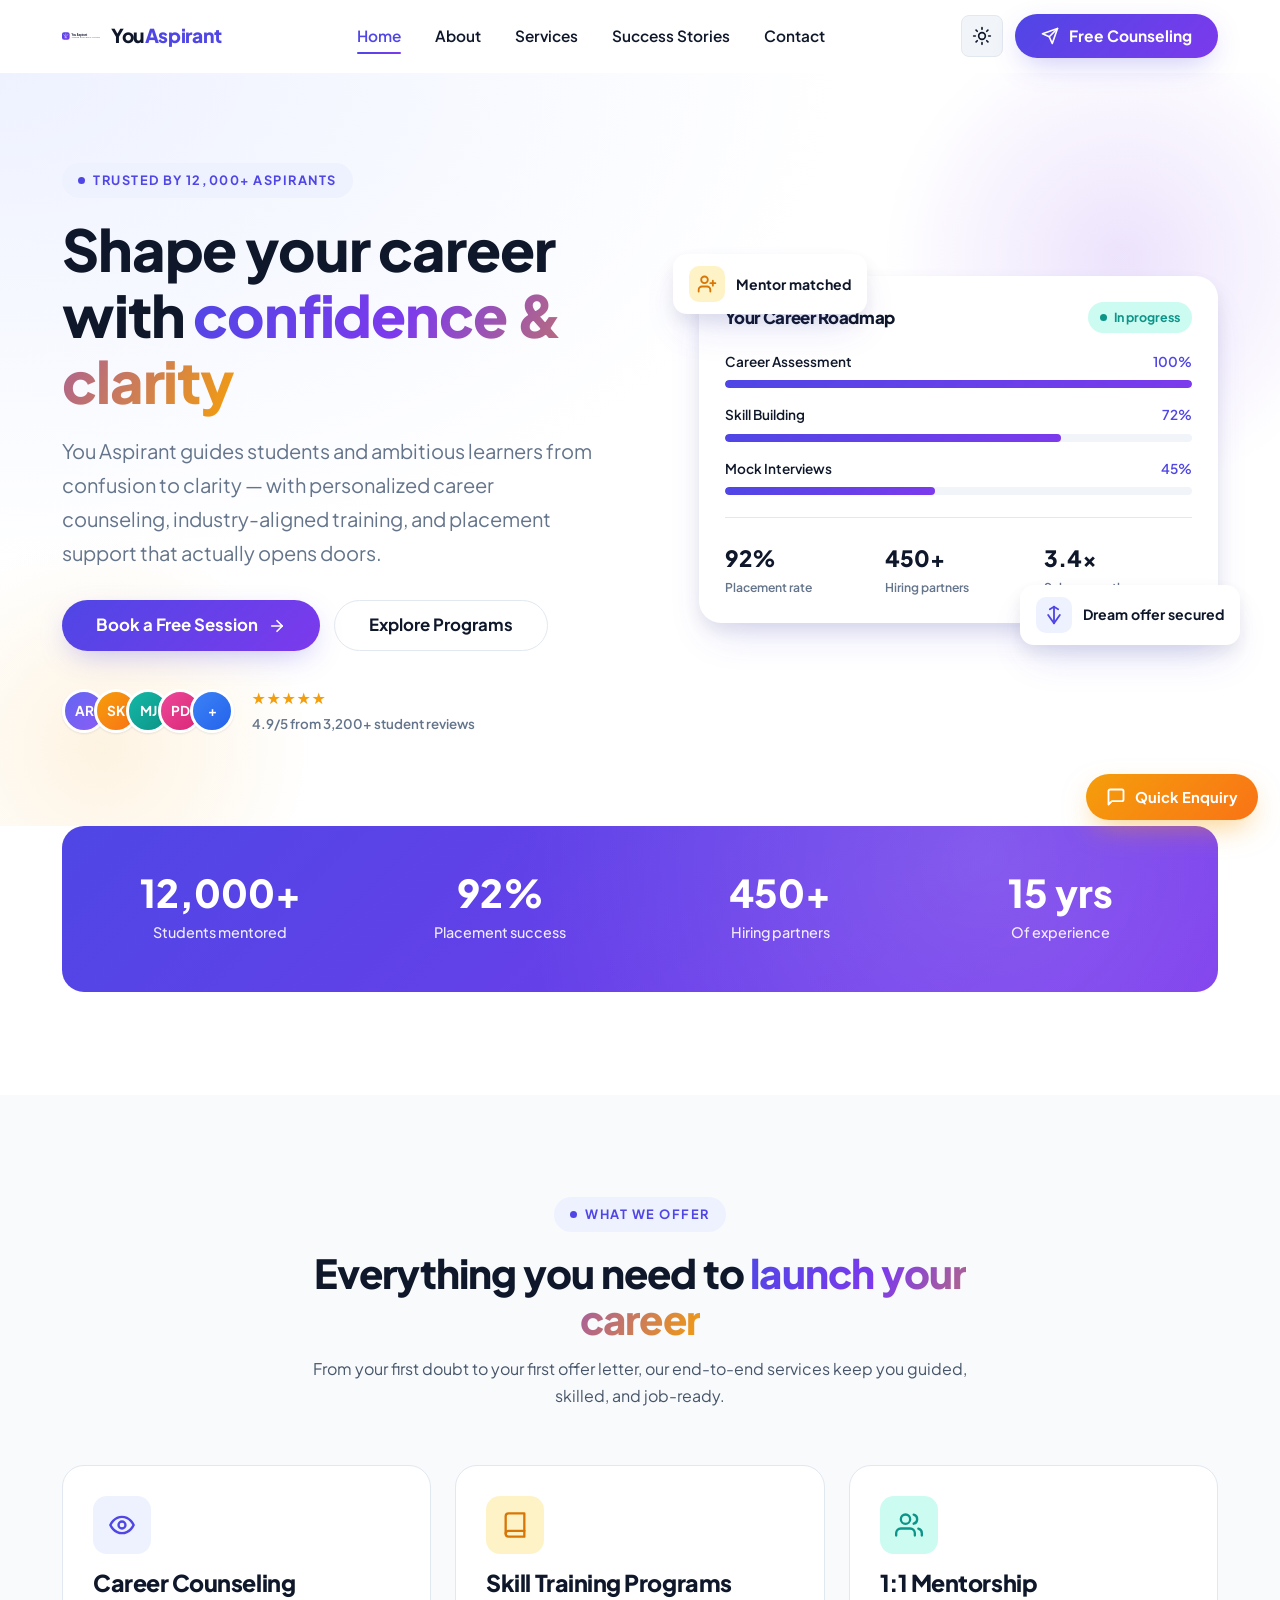
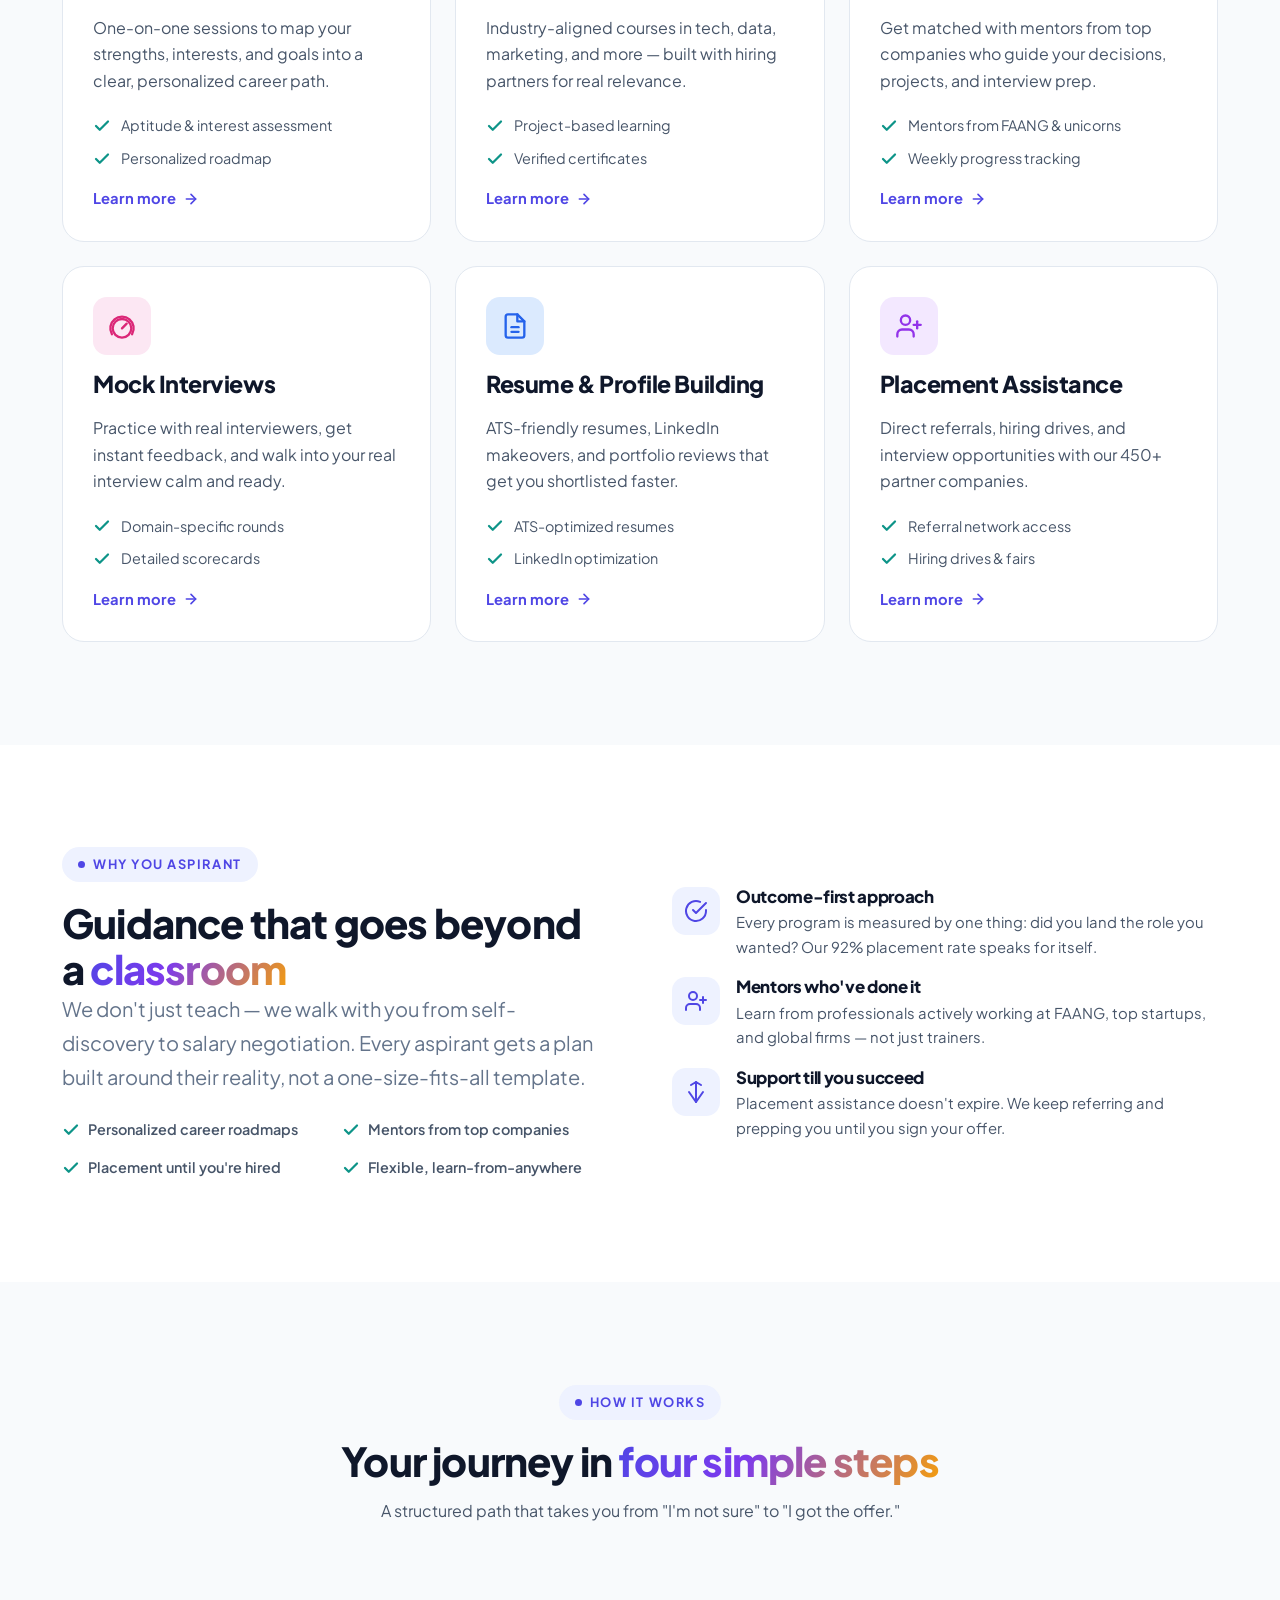
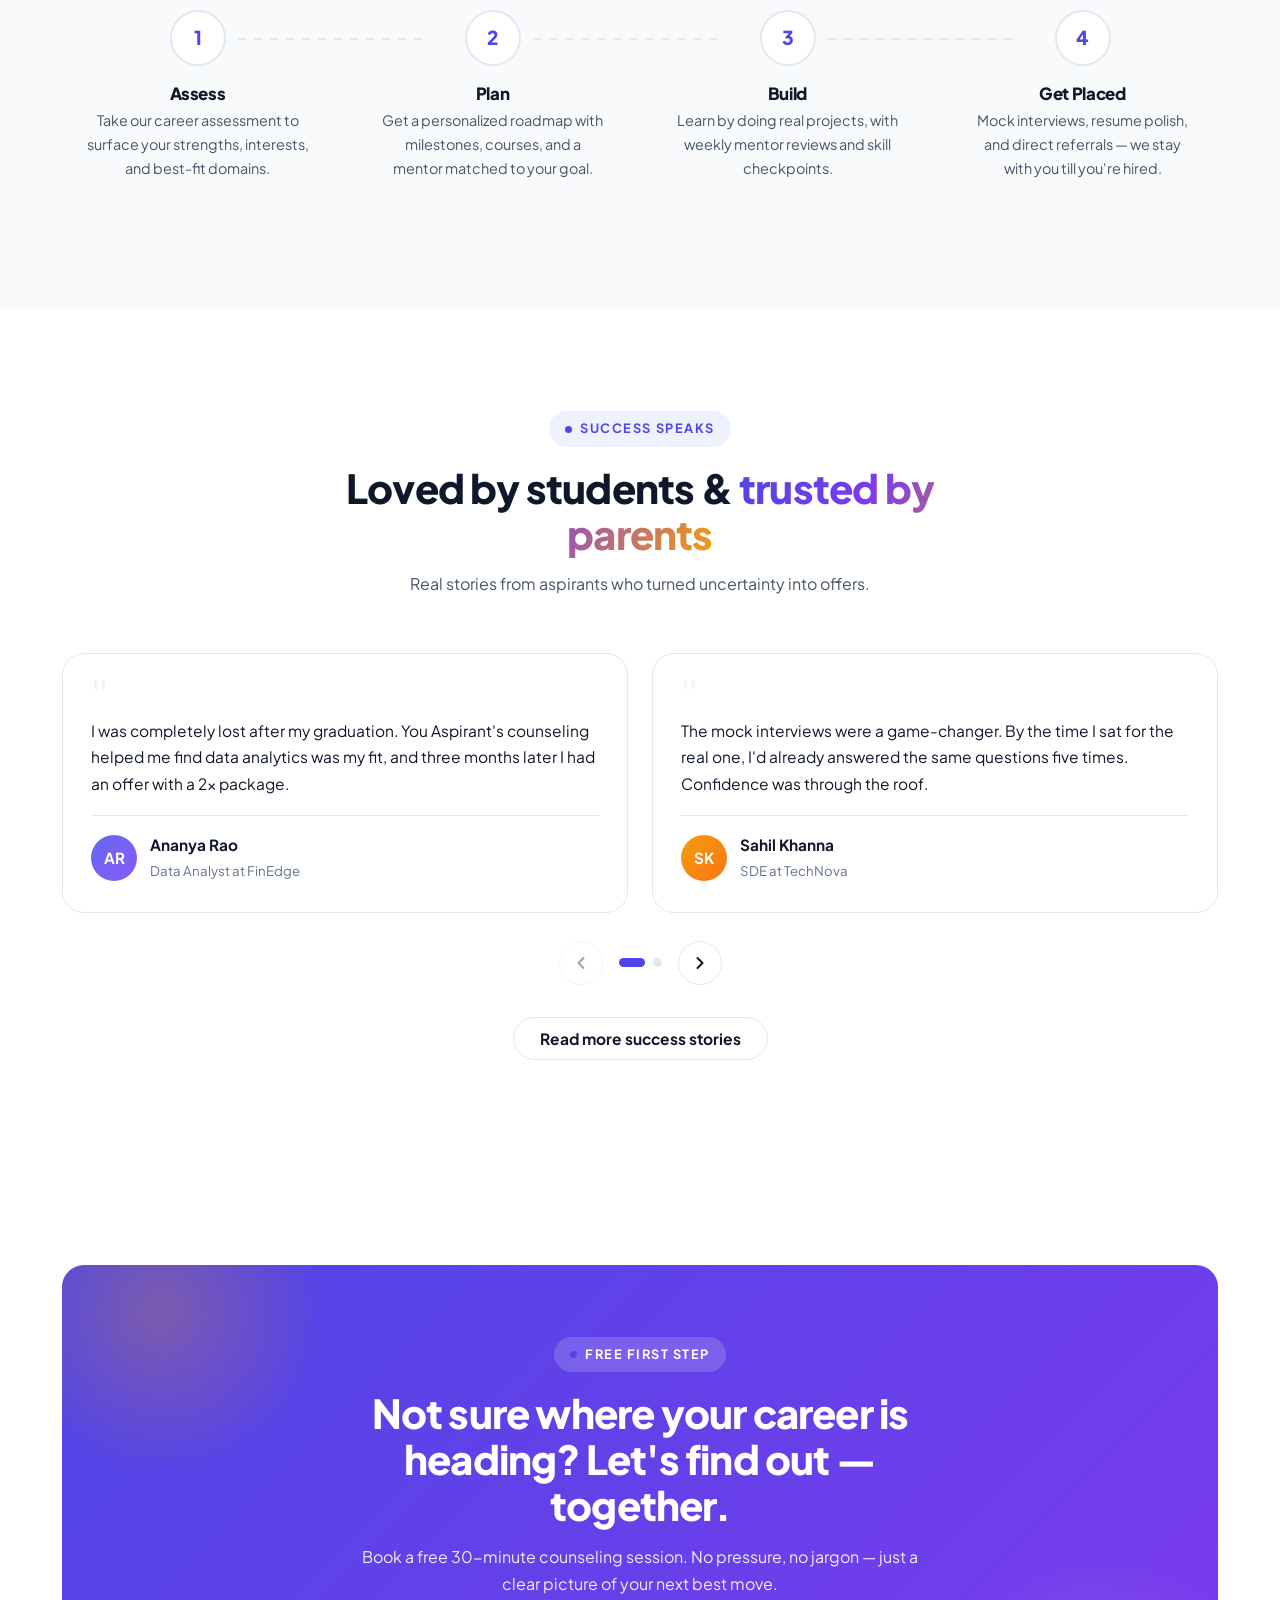
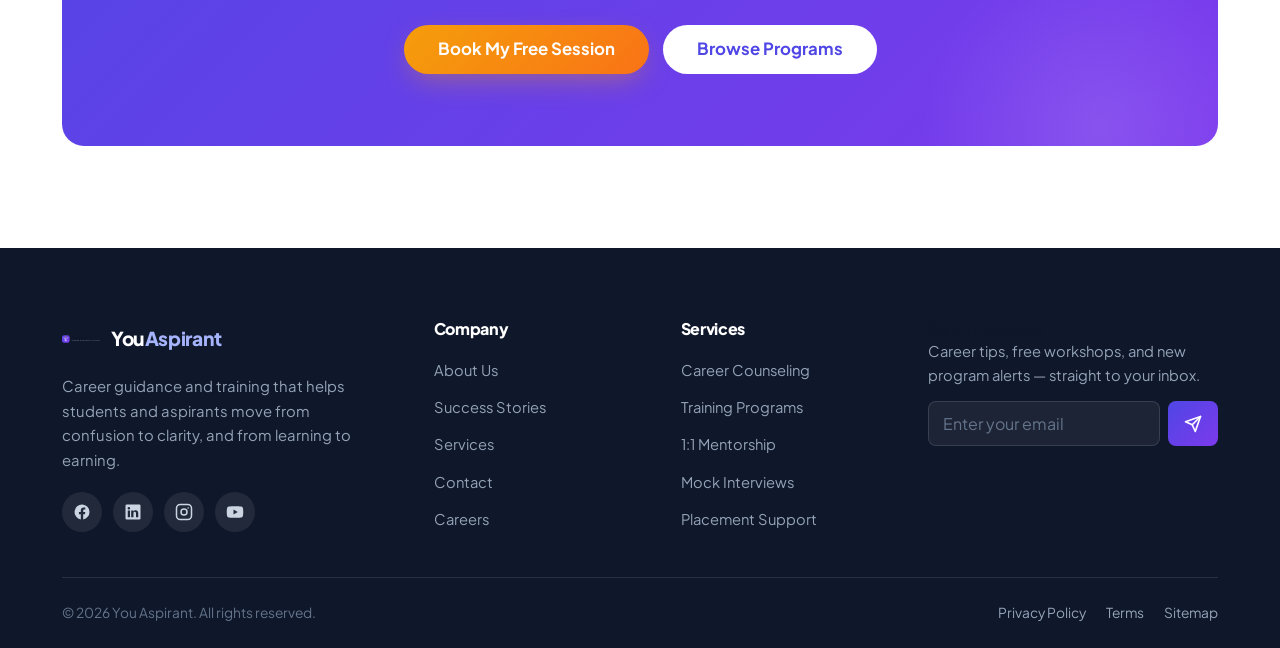
<file: index.html>
<!DOCTYPE html>
<html lang="en">
<head>
  <meta charset="UTF-8" />
  <meta name="viewport" content="width=device-width, initial-scale=1.0" />
  <meta name="theme-color" content="#4f46e5" />

  <!-- Primary SEO -->
  <title>You Aspirant — Career Guidance &amp; Training for Future-Ready Students</title>
  <meta name="description" content="You Aspirant provides expert career guidance, skill training, mentoring, and placement support to help students and aspirants land their dream careers. Book a free counseling session today." />
  <meta name="keywords" content="career guidance, career counseling, training programs, skill development, student mentoring, placement assistance, mock interviews, resume building, You Aspirant" />
  <meta name="author" content="You Aspirant" />
  <meta name="robots" content="index, follow" />
  <link rel="canonical" href="https://www.youaspirant.com/" />

  <!-- Open Graph -->
  <meta property="og:type" content="website" />
  <meta property="og:site_name" content="You Aspirant" />
  <meta property="og:title" content="You Aspirant — Career Guidance &amp; Training for Future-Ready Students" />
  <meta property="og:description" content="Expert career guidance, skill training, mentoring, and placement support to help students land their dream careers." />
  <meta property="og:url" content="https://www.youaspirant.com/" />
  <meta property="og:image" content="https://www.youaspirant.com/assets/og-cover.svg" />

  <!-- Twitter -->
  <meta name="twitter:card" content="summary_large_image" />
  <meta name="twitter:title" content="You Aspirant — Career Guidance &amp; Training" />
  <meta name="twitter:description" content="Expert career guidance, skill training, mentoring, and placement support for students and aspirants." />
  <meta name="twitter:image" content="https://www.youaspirant.com/assets/og-cover.svg" />

  <link rel="icon" type="image/svg+xml" href="assets/favicon.svg" />
  <link rel="apple-touch-icon" href="assets/favicon.svg" />

  <!-- Fonts -->
  <link rel="preconnect" href="https://fonts.googleapis.com" />
  <link rel="preconnect" href="https://fonts.gstatic.com" crossorigin />
  <link href="https://fonts.googleapis.com/css2?family=Plus+Jakarta+Sans:wght@400;500;600;700;800&display=swap" rel="stylesheet" />

  <link rel="stylesheet" href="css/styles.css" />

  <!-- Structured data: Organization -->
  <script type="application/ld+json">
  {
    "@context": "https://schema.org",
    "@type": "EducationalOrganization",
    "name": "You Aspirant",
    "url": "https://www.youaspirant.com/",
    "logo": "https://www.youaspirant.com/assets/logo.svg",
    "description": "Career guidance and training services for students and aspirants.",
    "sameAs": [
      "https://www.facebook.com/youaspirant",
      "https://www.linkedin.com/company/youaspirant",
      "https://www.instagram.com/youaspirant",
      "https://www.youtube.com/@youaspirant"
    ],
    "contactPoint": {
      "@type": "ContactPoint",
      "telephone": "+91-80-0000-0000",
      "contactType": "customer support",
      "areaServed": "IN",
      "availableLanguage": ["English", "Hindi"]
    }
  }
  </script>
</head>
<body>
  <a class="skip-link" href="#main">Skip to content</a>

  <!-- ============ HEADER ============ -->
  <header class="header">
    <div class="container nav">
      <a href="index.html" class="brand" aria-label="You Aspirant home">
        <img class="brand-mark" src="assets/logo.svg" alt="You Aspirant logo" width="38" height="38" />
        <span class="brand-name">You<span>Aspirant</span></span>
      </a>

      <nav class="nav-links" id="primary-nav" aria-label="Primary">
        <a href="index.html" class="active">Home</a>
        <a href="about.html">About</a>
        <a href="services.html">Services</a>
        <a href="success-stories.html">Success Stories</a>
        <a href="contact.html">Contact</a>
      </nav>

      <div class="nav-actions">
        <a href="contact.html" class="btn btn-primary">
          <svg viewBox="0 0 24 24" fill="none" stroke="currentColor" stroke-width="2.2" stroke-linecap="round" stroke-linejoin="round"><path d="M22 2 11 13"/><path d="M22 2 15 22l-4-9-9-4Z"/></svg>
          Free Counseling
        </a>
        <button class="nav-toggle" aria-label="Toggle menu" aria-controls="primary-nav" aria-expanded="false">
          <span></span><span></span><span></span>
        </button>
      </div>
    </div>
  </header>

  <main id="main">
    <!-- ============ HERO ============ -->
    <section class="hero">
      <div class="container hero-grid">
        <div class="hero-copy">
          <span class="eyebrow">Trusted by 12,000+ aspirants</span>
          <h1>Shape your career with <span class="text-gradient">confidence &amp; clarity</span></h1>
          <p class="lead">
            You Aspirant guides students and ambitious learners from confusion to clarity — with
            personalized career counseling, industry-aligned training, and placement support that
            actually opens doors.
          </p>
          <div class="hero-actions">
            <a href="contact.html" class="btn btn-primary btn-lg">
              Book a Free Session
              <svg viewBox="0 0 24 24" fill="none" stroke="currentColor" stroke-width="2.2" stroke-linecap="round" stroke-linejoin="round"><path d="M5 12h14"/><path d="m12 5 7 7-7 7"/></svg>
            </a>
            <a href="services.html" class="btn btn-ghost btn-lg">Explore Programs</a>
          </div>
          <div class="hero-trust">
            <div class="avatars">
              <span class="avatar c1">AR</span>
              <span class="avatar c2">SK</span>
              <span class="avatar c3">MJ</span>
              <span class="avatar c4">PD</span>
              <span class="avatar c5">+</span>
            </div>
            <div>
              <div class="stars" aria-hidden="true">★★★★★</div>
              <small>4.9/5 from 3,200+ student reviews</small>
            </div>
          </div>
        </div>

        <div class="hero-visual">
          <div class="float-chip chip-1">
            <span class="ic">
              <svg viewBox="0 0 24 24" fill="none" stroke="currentColor" stroke-width="2.2" stroke-linecap="round" stroke-linejoin="round"><path d="M16 21v-2a4 4 0 0 0-4-4H6a4 4 0 0 0-4 4v2"/><circle cx="9" cy="7" r="4"/><path d="M22 11h-6"/><path d="M19 8v6"/></svg>
            </span>
            Mentor matched
          </div>
          <div class="hero-card">
            <div class="hero-card-top">
              <h4>Your Career Roadmap</h4>
              <span class="badge-dot">In progress</span>
            </div>
            <div class="progress-row">
              <div class="lbl"><span>Career Assessment</span><span>100%</span></div>
              <div class="bar"><i data-value="100"></i></div>
            </div>
            <div class="progress-row">
              <div class="lbl"><span>Skill Building</span><span>72%</span></div>
              <div class="bar"><i data-value="72"></i></div>
            </div>
            <div class="progress-row">
              <div class="lbl"><span>Mock Interviews</span><span>45%</span></div>
              <div class="bar"><i data-value="45"></i></div>
            </div>
            <div class="hero-stat-row">
              <div class="hero-stat"><div class="num" data-count="92" data-suffix="%">0</div><div class="lbl">Placement rate</div></div>
              <div class="hero-stat"><div class="num" data-count="450" data-suffix="+">0</div><div class="lbl">Hiring partners</div></div>
              <div class="hero-stat"><div class="num" data-count="3.4" data-suffix="x">0</div><div class="lbl">Salary growth</div></div>
            </div>
          </div>
          <div class="float-chip chip-2">
            <span class="ic">
              <svg viewBox="0 0 24 24" fill="none" stroke="currentColor" stroke-width="2.2" stroke-linecap="round" stroke-linejoin="round"><path d="M12 2v20"/><path d="m17 5-5-3-5 3"/><path d="M19 12 12 22 5 12"/></svg>
            </span>
            Dream offer secured
          </div>
        </div>
      </div>
    </section>

    <!-- ============ STATS BAR ============ -->
    <section class="section" style="padding-top:0">
      <div class="container">
        <div class="stats-bar reveal">
          <div class="stat"><div class="num" data-count="12000" data-suffix="+">0</div><div class="lbl">Students mentored</div></div>
          <div class="stat"><div class="num" data-count="92" data-suffix="%">0</div><div class="lbl">Placement success</div></div>
          <div class="stat"><div class="num" data-count="450" data-suffix="+">0</div><div class="lbl">Hiring partners</div></div>
          <div class="stat"><div class="num" data-count="15" data-suffix=" yrs">0</div><div class="lbl">Of experience</div></div>
        </div>
      </div>
    </section>

    <!-- ============ SERVICES ============ -->
    <section class="section section--soft" id="services">
      <div class="container">
        <div class="section-head reveal">
          <span class="eyebrow">What we offer</span>
          <h2>Everything you need to <span class="text-gradient">launch your career</span></h2>
          <p>From your first doubt to your first offer letter, our end-to-end services keep you guided, skilled, and job-ready.</p>
        </div>

        <div class="grid grid-3">
          <article class="card service-card reveal">
            <span class="icon-box icon-primary">
              <svg viewBox="0 0 24 24" fill="none" stroke="currentColor" stroke-width="2" stroke-linecap="round" stroke-linejoin="round"><path d="M2 12s3-7 10-7 10 7 10 7-3 7-10 7-10-7-10-7Z"/><circle cx="12" cy="12" r="3"/></svg>
            </span>
            <h3>Career Counseling</h3>
            <p>One-on-one sessions to map your strengths, interests, and goals into a clear, personalized career path.</p>
            <ul class="features">
              <li><svg viewBox="0 0 24 24" fill="none" stroke="currentColor" stroke-width="3" stroke-linecap="round" stroke-linejoin="round"><path d="M20 6 9 17l-5-5"/></svg> Aptitude &amp; interest assessment</li>
              <li><svg viewBox="0 0 24 24" fill="none" stroke="currentColor" stroke-width="3" stroke-linecap="round" stroke-linejoin="round"><path d="M20 6 9 17l-5-5"/></svg> Personalized roadmap</li>
            </ul>
            <a href="services.html" class="card-link">Learn more <svg viewBox="0 0 24 24" fill="none" stroke="currentColor" stroke-width="2.4" stroke-linecap="round" stroke-linejoin="round"><path d="M5 12h14"/><path d="m12 5 7 7-7 7"/></svg></a>
          </article>

          <article class="card service-card reveal d1">
            <span class="icon-box icon-accent">
              <svg viewBox="0 0 24 24" fill="none" stroke="currentColor" stroke-width="2" stroke-linecap="round" stroke-linejoin="round"><path d="M4 19.5A2.5 2.5 0 0 1 6.5 17H20"/><path d="M6.5 2H20v20H6.5A2.5 2.5 0 0 1 4 19.5v-15A2.5 2.5 0 0 1 6.5 2z"/></svg>
            </span>
            <h3>Skill Training Programs</h3>
            <p>Industry-aligned courses in tech, data, marketing, and more — built with hiring partners for real relevance.</p>
            <ul class="features">
              <li><svg viewBox="0 0 24 24" fill="none" stroke="currentColor" stroke-width="3" stroke-linecap="round" stroke-linejoin="round"><path d="M20 6 9 17l-5-5"/></svg> Project-based learning</li>
              <li><svg viewBox="0 0 24 24" fill="none" stroke="currentColor" stroke-width="3" stroke-linecap="round" stroke-linejoin="round"><path d="M20 6 9 17l-5-5"/></svg> Verified certificates</li>
            </ul>
            <a href="services.html" class="card-link">Learn more <svg viewBox="0 0 24 24" fill="none" stroke="currentColor" stroke-width="2.4" stroke-linecap="round" stroke-linejoin="round"><path d="M5 12h14"/><path d="m12 5 7 7-7 7"/></svg></a>
          </article>

          <article class="card service-card reveal d2">
            <span class="icon-box icon-teal">
              <svg viewBox="0 0 24 24" fill="none" stroke="currentColor" stroke-width="2" stroke-linecap="round" stroke-linejoin="round"><path d="M17 21v-2a4 4 0 0 0-4-4H5a4 4 0 0 0-4 4v2"/><circle cx="9" cy="7" r="4"/><path d="M23 21v-2a4 4 0 0 0-3-3.87"/><path d="M16 3.13a4 4 0 0 1 0 7.75"/></svg>
            </span>
            <h3>1:1 Mentorship</h3>
            <p>Get matched with mentors from top companies who guide your decisions, projects, and interview prep.</p>
            <ul class="features">
              <li><svg viewBox="0 0 24 24" fill="none" stroke="currentColor" stroke-width="3" stroke-linecap="round" stroke-linejoin="round"><path d="M20 6 9 17l-5-5"/></svg> Mentors from FAANG &amp; unicorns</li>
              <li><svg viewBox="0 0 24 24" fill="none" stroke="currentColor" stroke-width="3" stroke-linecap="round" stroke-linejoin="round"><path d="M20 6 9 17l-5-5"/></svg> Weekly progress tracking</li>
            </ul>
            <a href="services.html" class="card-link">Learn more <svg viewBox="0 0 24 24" fill="none" stroke="currentColor" stroke-width="2.4" stroke-linecap="round" stroke-linejoin="round"><path d="M5 12h14"/><path d="m12 5 7 7-7 7"/></svg></a>
          </article>

          <article class="card service-card reveal">
            <span class="icon-box icon-pink">
              <svg viewBox="0 0 24 24" fill="none" stroke="currentColor" stroke-width="2" stroke-linecap="round" stroke-linejoin="round"><path d="m12 14 4-4"/><path d="M3.34 19a10 10 0 1 1 17.32 0"/><circle cx="12" cy="14" r="8"/></svg>
            </span>
            <h3>Mock Interviews</h3>
            <p>Practice with real interviewers, get instant feedback, and walk into your real interview calm and ready.</p>
            <ul class="features">
              <li><svg viewBox="0 0 24 24" fill="none" stroke="currentColor" stroke-width="3" stroke-linecap="round" stroke-linejoin="round"><path d="M20 6 9 17l-5-5"/></svg> Domain-specific rounds</li>
              <li><svg viewBox="0 0 24 24" fill="none" stroke="currentColor" stroke-width="3" stroke-linecap="round" stroke-linejoin="round"><path d="M20 6 9 17l-5-5"/></svg> Detailed scorecards</li>
            </ul>
            <a href="services.html" class="card-link">Learn more <svg viewBox="0 0 24 24" fill="none" stroke="currentColor" stroke-width="2.4" stroke-linecap="round" stroke-linejoin="round"><path d="M5 12h14"/><path d="m12 5 7 7-7 7"/></svg></a>
          </article>

          <article class="card service-card reveal d1">
            <span class="icon-box icon-blue">
              <svg viewBox="0 0 24 24" fill="none" stroke="currentColor" stroke-width="2" stroke-linecap="round" stroke-linejoin="round"><path d="M14 2H6a2 2 0 0 0-2 2v16a2 2 0 0 0 2 2h12a2 2 0 0 0 2-2V8z"/><path d="M14 2v6h6"/><path d="M9 13h6"/><path d="M9 17h6"/></svg>
            </span>
            <h3>Resume &amp; Profile Building</h3>
            <p>ATS-friendly resumes, LinkedIn makeovers, and portfolio reviews that get you shortlisted faster.</p>
            <ul class="features">
              <li><svg viewBox="0 0 24 24" fill="none" stroke="currentColor" stroke-width="3" stroke-linecap="round" stroke-linejoin="round"><path d="M20 6 9 17l-5-5"/></svg> ATS-optimized resumes</li>
              <li><svg viewBox="0 0 24 24" fill="none" stroke="currentColor" stroke-width="3" stroke-linecap="round" stroke-linejoin="round"><path d="M20 6 9 17l-5-5"/></svg> LinkedIn optimization</li>
            </ul>
            <a href="services.html" class="card-link">Learn more <svg viewBox="0 0 24 24" fill="none" stroke="currentColor" stroke-width="2.4" stroke-linecap="round" stroke-linejoin="round"><path d="M5 12h14"/><path d="m12 5 7 7-7 7"/></svg></a>
          </article>

          <article class="card service-card reveal d2">
            <span class="icon-box icon-purple">
              <svg viewBox="0 0 24 24" fill="none" stroke="currentColor" stroke-width="2" stroke-linecap="round" stroke-linejoin="round"><path d="M16 21v-2a4 4 0 0 0-4-4H6a4 4 0 0 0-4 4v2"/><circle cx="9" cy="7" r="4"/><path d="M22 11h-6"/><path d="M19 8v6"/></svg>
            </span>
            <h3>Placement Assistance</h3>
            <p>Direct referrals, hiring drives, and interview opportunities with our 450+ partner companies.</p>
            <ul class="features">
              <li><svg viewBox="0 0 24 24" fill="none" stroke="currentColor" stroke-width="3" stroke-linecap="round" stroke-linejoin="round"><path d="M20 6 9 17l-5-5"/></svg> Referral network access</li>
              <li><svg viewBox="0 0 24 24" fill="none" stroke="currentColor" stroke-width="3" stroke-linecap="round" stroke-linejoin="round"><path d="M20 6 9 17l-5-5"/></svg> Hiring drives &amp; fairs</li>
            </ul>
            <a href="services.html" class="card-link">Learn more <svg viewBox="0 0 24 24" fill="none" stroke="currentColor" stroke-width="2.4" stroke-linecap="round" stroke-linejoin="round"><path d="M5 12h14"/><path d="m12 5 7 7-7 7"/></svg></a>
          </article>
        </div>
      </div>
    </section>

    <!-- ============ WHY CHOOSE US ============ -->
    <section class="section">
      <div class="container split">
        <div class="reveal">
          <span class="eyebrow">Why You Aspirant</span>
          <h2>Guidance that goes beyond a <span class="text-gradient">classroom</span></h2>
          <p class="lead">We don't just teach — we walk with you from self-discovery to salary negotiation. Every aspirant gets a plan built around their reality, not a one-size-fits-all template.</p>
          <div class="checks-grid">
            <span class="check-pill"><svg viewBox="0 0 24 24" fill="none" stroke="currentColor" stroke-width="3" stroke-linecap="round" stroke-linejoin="round"><path d="M20 6 9 17l-5-5"/></svg> Personalized career roadmaps</span>
            <span class="check-pill"><svg viewBox="0 0 24 24" fill="none" stroke="currentColor" stroke-width="3" stroke-linecap="round" stroke-linejoin="round"><path d="M20 6 9 17l-5-5"/></svg> Mentors from top companies</span>
            <span class="check-pill"><svg viewBox="0 0 24 24" fill="none" stroke="currentColor" stroke-width="3" stroke-linecap="round" stroke-linejoin="round"><path d="M20 6 9 17l-5-5"/></svg> Placement until you're hired</span>
            <span class="check-pill"><svg viewBox="0 0 24 24" fill="none" stroke="currentColor" stroke-width="3" stroke-linecap="round" stroke-linejoin="round"><path d="M20 6 9 17l-5-5"/></svg> Flexible, learn-from-anywhere</span>
          </div>
        </div>
        <div class="reveal d2">
          <div class="feature-list">
            <div class="feature-item">
              <span class="ic"><svg viewBox="0 0 24 24" fill="none" stroke="currentColor" stroke-width="2" stroke-linecap="round" stroke-linejoin="round"><path d="M22 11.08V12a10 10 0 1 1-5.93-9.14"/><path d="M22 4 12 14.01l-3-3"/></svg></span>
              <div><h4>Outcome-first approach</h4><p>Every program is measured by one thing: did you land the role you wanted? Our 92% placement rate speaks for itself.</p></div>
            </div>
            <div class="feature-item">
              <span class="ic"><svg viewBox="0 0 24 24" fill="none" stroke="currentColor" stroke-width="2" stroke-linecap="round" stroke-linejoin="round"><path d="M16 21v-2a4 4 0 0 0-4-4H6a4 4 0 0 0-4 4v2"/><circle cx="9" cy="7" r="4"/><path d="M22 11h-6"/><path d="M19 8v6"/></svg></span>
              <div><h4>Mentors who've done it</h4><p>Learn from professionals actively working at FAANG, top startups, and global firms — not just trainers.</p></div>
            </div>
            <div class="feature-item">
              <span class="ic"><svg viewBox="0 0 24 24" fill="none" stroke="currentColor" stroke-width="2" stroke-linecap="round" stroke-linejoin="round"><path d="M12 2v20"/><path d="m17 5-5-3-5 3"/><path d="M19 12 12 22 5 12"/></svg></span>
              <div><h4>Support till you succeed</h4><p>Placement assistance doesn't expire. We keep referring and prepping you until you sign your offer.</p></div>
            </div>
          </div>
        </div>
      </div>
    </section>

    <!-- ============ PROCESS ============ -->
    <section class="section section--soft">
      <div class="container">
        <div class="section-head reveal">
          <span class="eyebrow">How it works</span>
          <h2>Your journey in <span class="text-gradient">four simple steps</span></h2>
          <p>A structured path that takes you from "I'm not sure" to "I got the offer."</p>
        </div>
        <div class="steps">
          <div class="step reveal">
            <div class="step-num">1</div>
            <h4>Assess</h4>
            <p>Take our career assessment to surface your strengths, interests, and best-fit domains.</p>
          </div>
          <div class="step reveal d1">
            <div class="step-num">2</div>
            <h4>Plan</h4>
            <p>Get a personalized roadmap with milestones, courses, and a mentor matched to your goal.</p>
          </div>
          <div class="step reveal d2">
            <div class="step-num">3</div>
            <h4>Build</h4>
            <p>Learn by doing real projects, with weekly mentor reviews and skill checkpoints.</p>
          </div>
          <div class="step reveal d3">
            <div class="step-num">4</div>
            <h4>Get Placed</h4>
            <p>Mock interviews, resume polish, and direct referrals — we stay with you till you're hired.</p>
          </div>
        </div>
      </div>
    </section>

    <!-- ============ TESTIMONIALS ============ -->
    <section class="section" id="testimonials">
      <div class="container">
        <div class="section-head reveal">
          <span class="eyebrow">Success speaks</span>
          <h2>Loved by students &amp; <span class="text-gradient">trusted by parents</span></h2>
          <p>Real stories from aspirants who turned uncertainty into offers.</p>
        </div>
        <div class="testimonials-track">
          <figure class="testimonial reveal">
            <div class="quote-mark" aria-hidden="true">"</div>
            <p>I was completely lost after my graduation. You Aspirant's counseling helped me find data analytics was my fit, and three months later I had an offer with a 2x package.</p>
            <figcaption class="testimonial-author">
              <span class="author-avatar" style="background:linear-gradient(135deg,#6366f1,#8b5cf6)">AR</span>
              <span class="author-info"><strong>Ananya Rao</strong><span>Data Analyst at FinEdge</span></span>
            </figcaption>
          </figure>
          <figure class="testimonial reveal d1">
            <div class="quote-mark" aria-hidden="true">"</div>
            <p>The mock interviews were a game-changer. By the time I sat for the real one, I'd already answered the same questions five times. Confidence was through the roof.</p>
            <figcaption class="testimonial-author">
              <span class="author-avatar" style="background:linear-gradient(135deg,#f59e0b,#f97316)">SK</span>
              <span class="author-info"><strong>Sahil Khanna</strong><span>SDE at TechNova</span></span>
            </figcaption>
          </figure>
          <figure class="testimonial reveal d2">
            <div class="quote-mark" aria-hidden="true">"</div>
            <p>What stood out was the mentorship. My mentor reviewed every project and pushed me to go beyond tutorials. That real-world polish got me shortlisted everywhere.</p>
            <figcaption class="testimonial-author">
              <span class="author-avatar" style="background:linear-gradient(135deg,#14b8a6,#0d9488)">MJ</span>
              <span class="author-info"><strong>Meera Joshi</strong><span>Product Designer at Loop</span></span>
            </figcaption>
          </figure>
        </div>
        <div style="text-align:center;margin-top:32px" class="reveal">
          <a href="success-stories.html" class="btn btn-ghost">Read more success stories</a>
        </div>
      </div>
    </section>

    <!-- ============ CTA BAND ============ -->
    <section class="section">
      <div class="container">
        <div class="cta-band reveal">
          <span class="eyebrow" style="background:rgba(255,255,255,.16);color:#fff">Free first step</span>
          <h2>Not sure where your career is heading? Let's find out — together.</h2>
          <p>Book a free 30-minute counseling session. No pressure, no jargon — just a clear picture of your next best move.</p>
          <div class="hero-actions">
            <a href="contact.html" class="btn btn-accent btn-lg">Book My Free Session</a>
            <a href="services.html" class="btn btn-light btn-lg">Browse Programs</a>
          </div>
        </div>
      </div>
    </section>
  </main>

  <!-- ============ FOOTER ============ -->
  <footer class="footer">
    <div class="container">
      <div class="footer-top">
        <div class="footer-about">
          <a href="index.html" class="brand">
            <img class="brand-mark" src="assets/logo.svg" alt="You Aspirant logo" width="38" height="38" />
            <span class="brand-name" style="color:#fff">You<span style="color:#a5b4fc">Aspirant</span></span>
          </a>
          <p>Career guidance and training that helps students and aspirants move from confusion to clarity, and from learning to earning.</p>
          <div class="footer-socials">
            <a href="#" aria-label="Facebook"><svg viewBox="0 0 24 24" fill="currentColor"><path d="M22 12a10 10 0 1 0-11.6 9.9v-7H7.9V12h2.5V9.8c0-2.5 1.5-3.9 3.8-3.9 1.1 0 2.2.2 2.2.2v2.5h-1.2c-1.2 0-1.6.8-1.6 1.6V12h2.8l-.5 2.9h-2.3v7A10 10 0 0 0 22 12Z"/></svg></a>
            <a href="#" aria-label="LinkedIn"><svg viewBox="0 0 24 24" fill="currentColor"><path d="M20.5 2h-17A1.5 1.5 0 0 0 2 3.5v17A1.5 1.5 0 0 0 3.5 22h17a1.5 1.5 0 0 0 1.5-1.5v-17A1.5 1.5 0 0 0 20.5 2ZM8 19H5v-9h3v9Zm-1.5-10.3A1.7 1.7 0 1 1 8.2 7a1.7 1.7 0 0 1-1.7 1.7ZM19 19h-3v-4.7c0-1.1 0-2.6-1.6-2.6S12.6 13 12.6 14.2V19h-3v-9h2.9v1.3a3.2 3.2 0 0 1 2.9-1.6c3.1 0 3.6 2 3.6 4.7V19Z"/></svg></a>
            <a href="#" aria-label="Instagram"><svg viewBox="0 0 24 24" fill="none" stroke="currentColor" stroke-width="2"><rect x="2" y="2" width="20" height="20" rx="5"/><circle cx="12" cy="12" r="4"/><circle cx="17.5" cy="6.5" r="1" fill="currentColor" stroke="none"/></svg></a>
            <a href="#" aria-label="YouTube"><svg viewBox="0 0 24 24" fill="currentColor"><path d="M23 12s0-3.5-.5-5.2a2.8 2.8 0 0 0-2-2C18.8 4.3 12 4.3 12 4.3s-6.8 0-8.5.5a2.8 2.8 0 0 0-2 2C1 8.5 1 12 1 12s0 3.5.5 5.2a2.8 2.8 0 0 0 2 2c1.7.5 8.5.5 8.5.5s6.8 0 8.5-.5a2.8 2.8 0 0 0 2-2C23 15.5 23 12 23 12Zm-13 3.3V8.7l5.7 3.3-5.7 3.3Z"/></svg></a>
          </div>
        </div>

        <div class="footer-col">
          <h4>Company</h4>
          <ul>
            <li><a href="about.html">About Us</a></li>
            <li><a href="success-stories.html">Success Stories</a></li>
            <li><a href="services.html">Services</a></li>
            <li><a href="contact.html">Contact</a></li>
            <li><a href="about.html#careers">Careers</a></li>
          </ul>
        </div>

        <div class="footer-col">
          <h4>Services</h4>
          <ul>
            <li><a href="services.html">Career Counseling</a></li>
            <li><a href="services.html">Training Programs</a></li>
            <li><a href="services.html">1:1 Mentorship</a></li>
            <li><a href="services.html">Mock Interviews</a></li>
            <li><a href="services.html">Placement Support</a></li>
          </ul>
        </div>

        <div class="footer-newsletter">
          <h4>Stay in the loop</h4>
          <p>Career tips, free workshops, and new program alerts — straight to your inbox.</p>
          <form class="newsletter-form" novalidate>
            <label for="nl-email" class="sr-only">Email address</label>
            <input id="nl-email" type="email" placeholder="Enter your email" required />
            <button type="submit" aria-label="Subscribe">
              <svg viewBox="0 0 24 24" fill="none" stroke="currentColor" stroke-width="2.2" stroke-linecap="round" stroke-linejoin="round"><path d="m22 2-7 20-4-9-9-4Z"/><path d="M22 2 11 13"/></svg>
            </button>
          </form>
        </div>
      </div>

      <div class="footer-bottom">
        <span>&copy; <span data-year>2026</span> You Aspirant. All rights reserved.</span>
        <div class="footer-links">
          <a href="#">Privacy Policy</a>
          <a href="#">Terms</a>
          <a href="sitemap.xml">Sitemap</a>
        </div>
      </div>
    </div>
  </footer>

  <button class="to-top" aria-label="Back to top">
    <svg viewBox="0 0 24 24" fill="none" stroke="currentColor" stroke-width="2.4" stroke-linecap="round" stroke-linejoin="round"><path d="m18 15-6-6-6 6"/></svg>
  </button>

  <script src="js/main.js"></script>
</body>
</html>
</file>
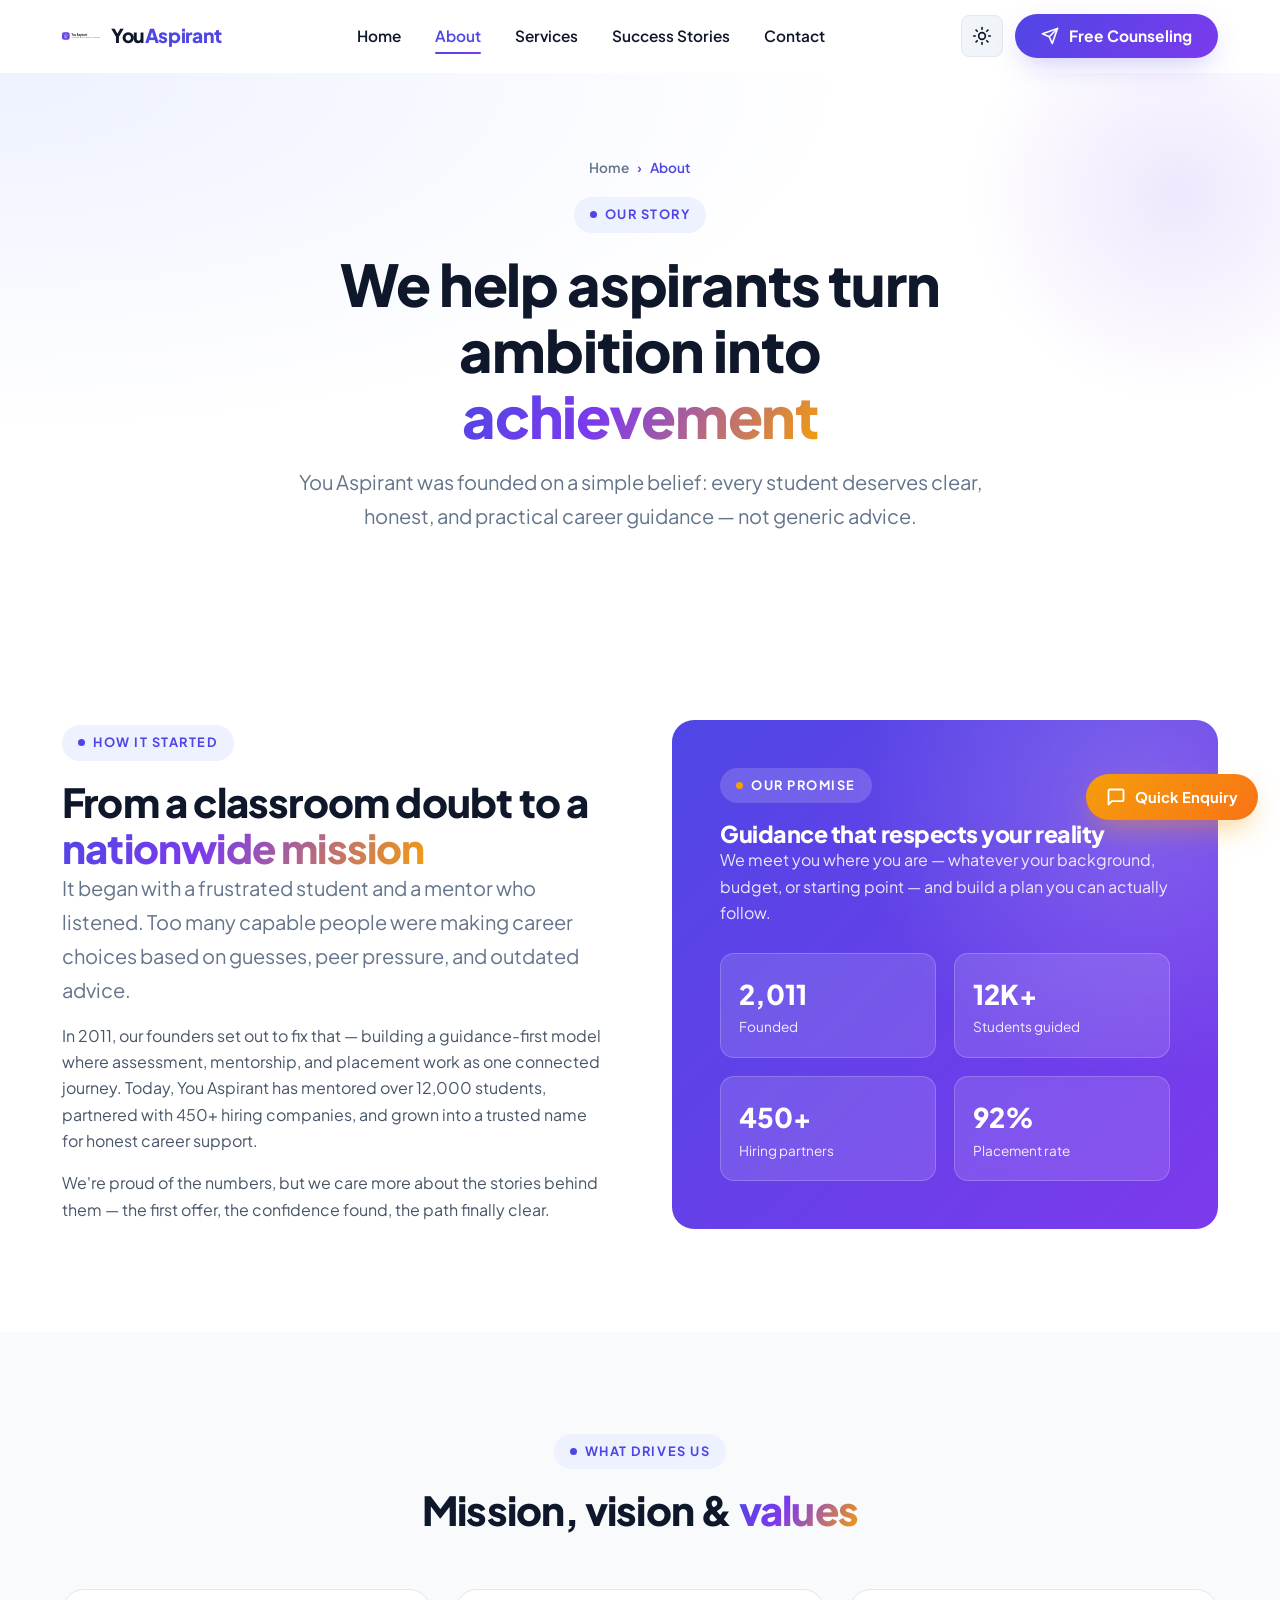
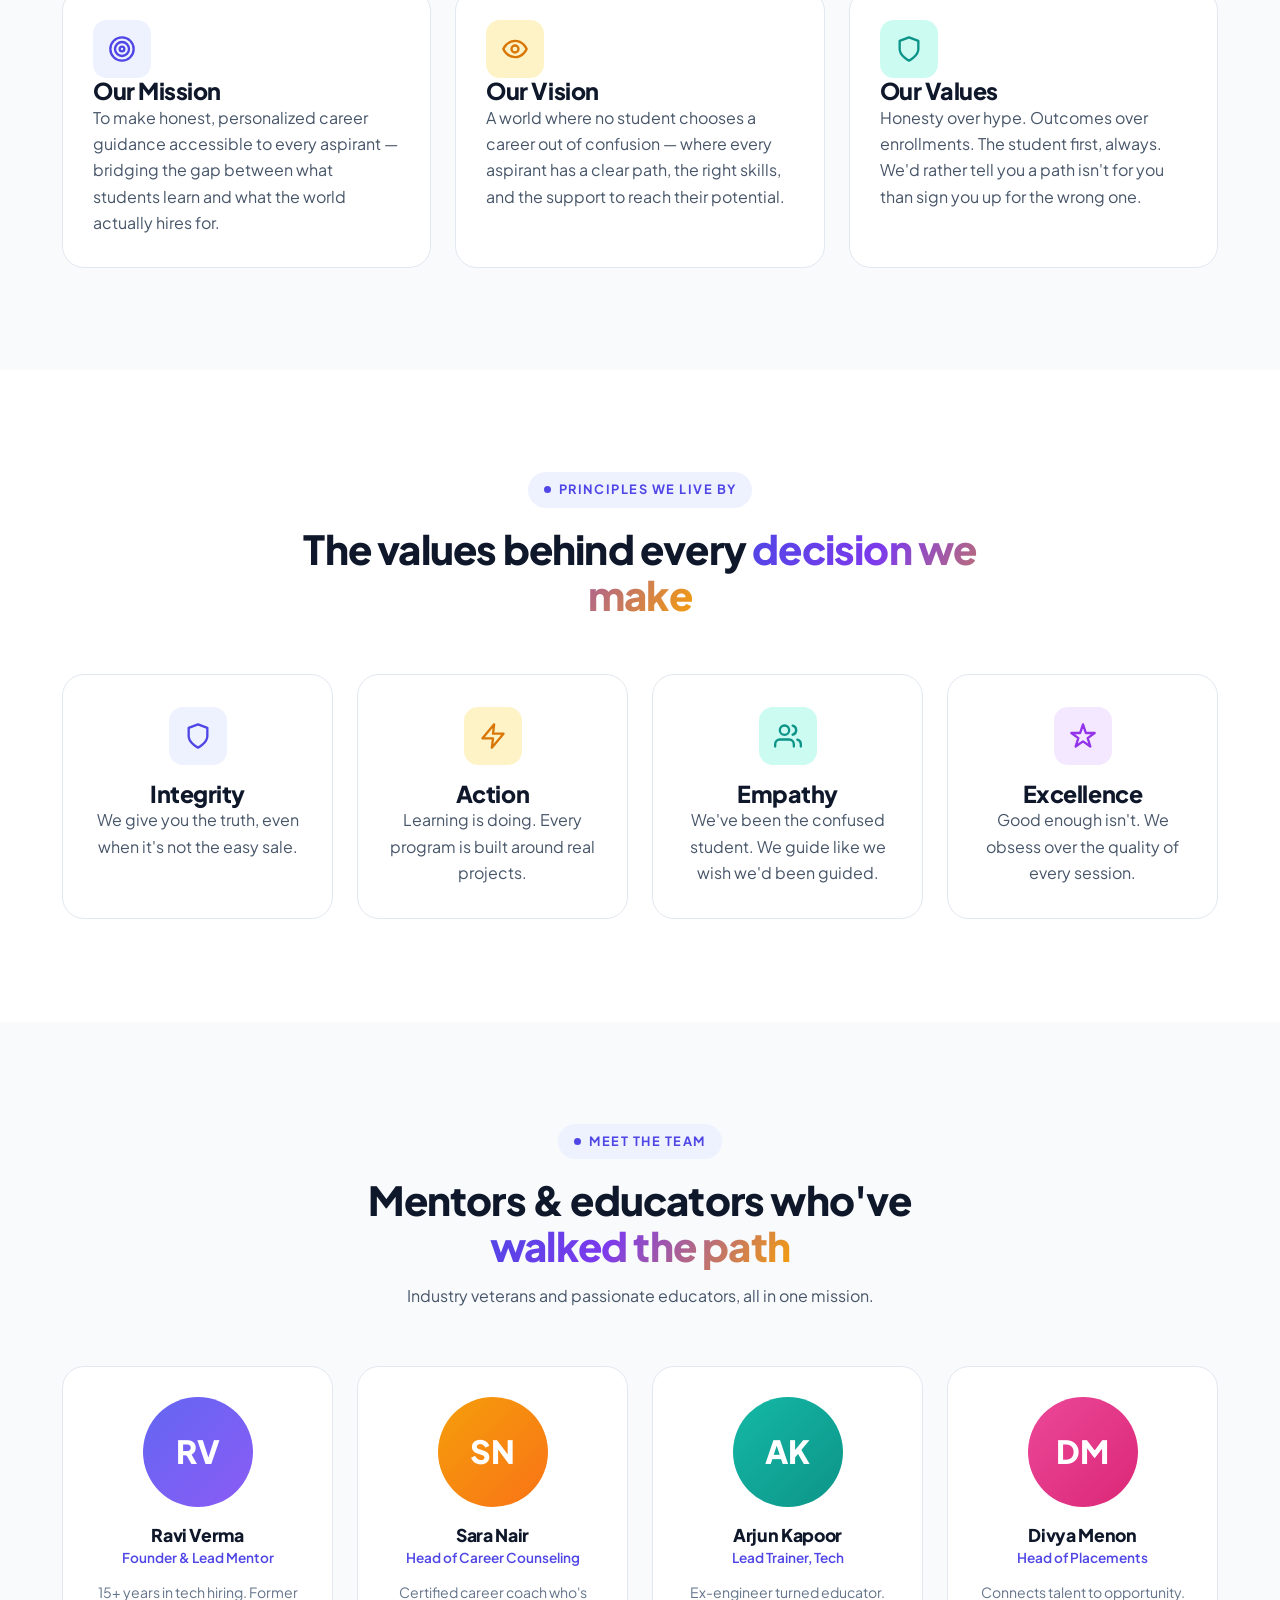
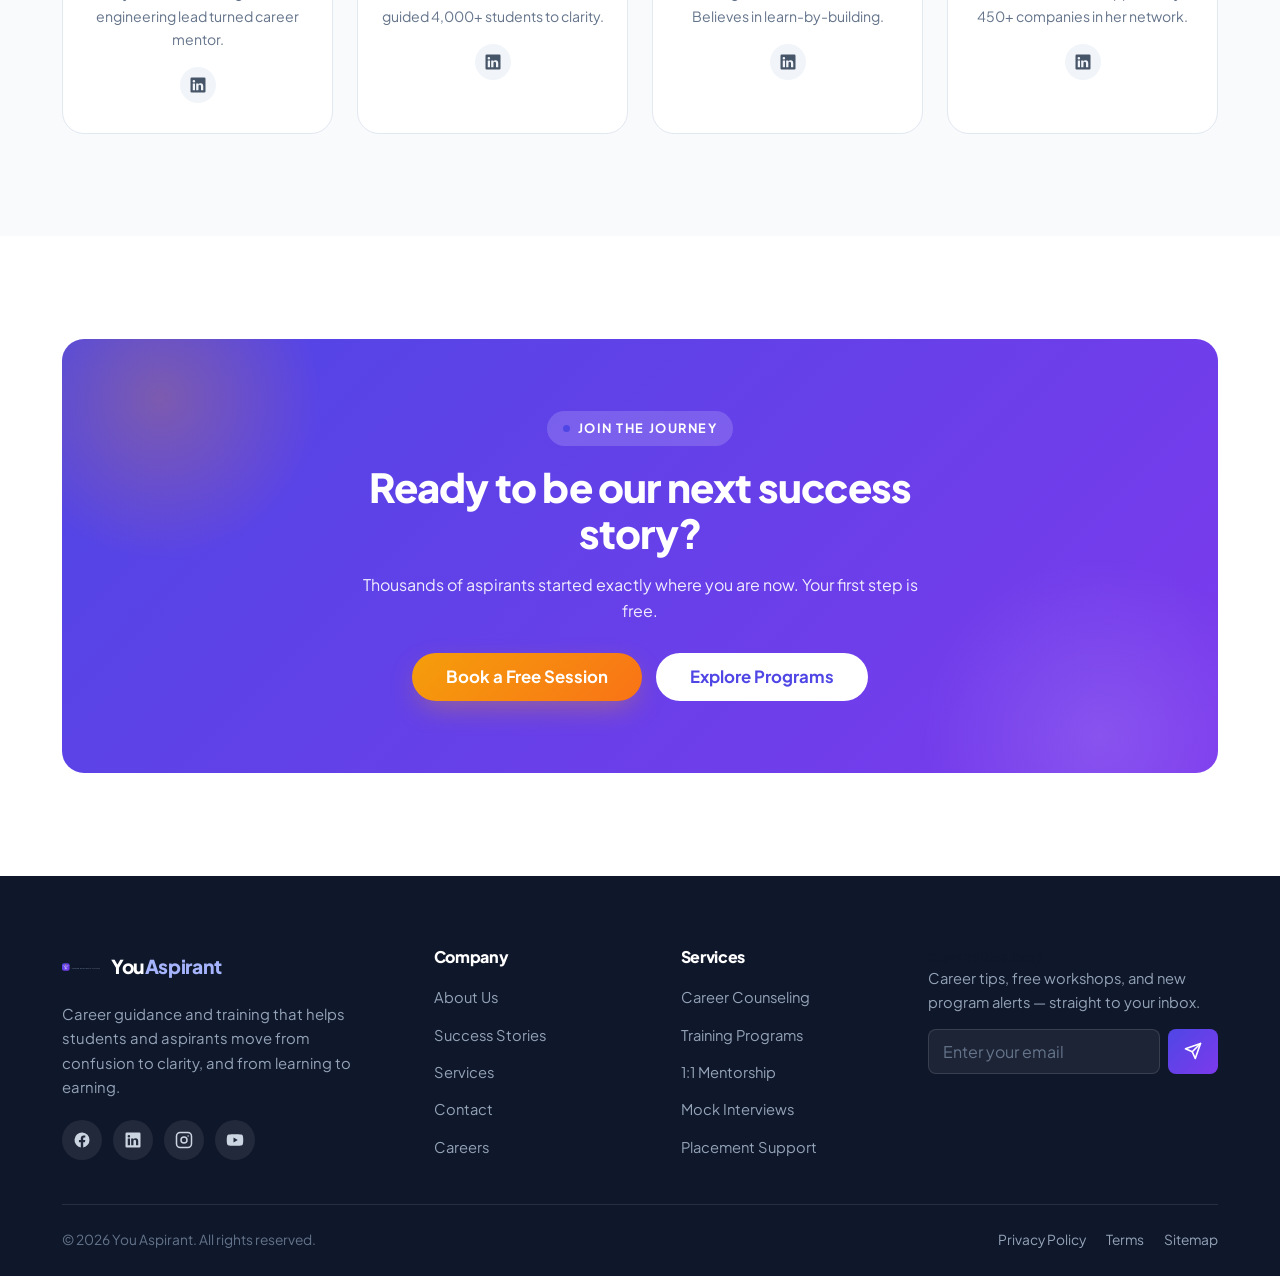
<file: about.html>
<!DOCTYPE html>
<html lang="en">
<head>
  <meta charset="UTF-8" />
  <meta name="viewport" content="width=device-width, initial-scale=1.0" />
  <meta name="theme-color" content="#4f46e5" />

  <title>About You Aspirant — Our Story, Mission &amp; Team</title>
  <meta name="description" content="Learn about You Aspirant — our mission to make career guidance accessible, our values, and the mentors and educators driving student success across India." />
  <meta name="keywords" content="about You Aspirant, career guidance company, education mission, mentor team, student success" />
  <meta name="robots" content="index, follow" />
  <link rel="canonical" href="https://www.youaspirant.com/about.html" />

  <meta property="og:type" content="website" />
  <meta property="og:site_name" content="You Aspirant" />
  <meta property="og:title" content="About You Aspirant — Our Story, Mission &amp; Team" />
  <meta property="og:description" content="Our mission to make career guidance accessible, our values, and the mentors driving student success." />
  <meta property="og:url" content="https://www.youaspirant.com/about.html" />
  <meta property="og:image" content="https://www.youaspirant.com/assets/og-cover.svg" />
  <meta name="twitter:card" content="summary_large_image" />

  <link rel="icon" type="image/svg+xml" href="assets/favicon.svg" />
  <link rel="preconnect" href="https://fonts.googleapis.com" />
  <link rel="preconnect" href="https://fonts.gstatic.com" crossorigin />
  <link href="https://fonts.googleapis.com/css2?family=Plus+Jakarta+Sans:wght@400;500;600;700;800&display=swap" rel="stylesheet" />
  <link rel="stylesheet" href="css/styles.css" />

  <script type="application/ld+json">
  {
    "@context": "https://schema.org",
    "@type": "AboutPage",
    "name": "About You Aspirant",
    "url": "https://www.youaspirant.com/about.html",
    "publisher": { "@type": "Organization", "name": "You Aspirant" }
  }
  </script>
</head>
<body>
  <a class="skip-link" href="#main">Skip to content</a>

  <header class="header">
    <div class="container nav">
      <a href="index.html" class="brand" aria-label="You Aspirant home">
        <img class="brand-mark" src="assets/logo.svg" alt="You Aspirant logo" width="38" height="38" />
        <span class="brand-name">You<span>Aspirant</span></span>
      </a>
      <nav class="nav-links" id="primary-nav" aria-label="Primary">
        <a href="index.html">Home</a>
        <a href="about.html" class="active">About</a>
        <a href="services.html">Services</a>
        <a href="success-stories.html">Success Stories</a>
        <a href="contact.html">Contact</a>
      </nav>
      <div class="nav-actions">
        <a href="contact.html" class="btn btn-primary">
          <svg viewBox="0 0 24 24" fill="none" stroke="currentColor" stroke-width="2.2" stroke-linecap="round" stroke-linejoin="round"><path d="M22 2 11 13"/><path d="M22 2 15 22l-4-9-9-4Z"/></svg>
          Free Counseling
        </a>
        <button class="nav-toggle" aria-label="Toggle menu" aria-controls="primary-nav" aria-expanded="false">
          <span></span><span></span><span></span>
        </button>
      </div>
    </div>
  </header>

  <main id="main">
    <!-- PAGE HERO -->
    <section class="page-hero">
      <div class="container">
        <nav class="breadcrumb" aria-label="Breadcrumb">
          <a href="index.html">Home</a> <span>›</span> <span>About</span>
        </nav>
        <span class="eyebrow">Our story</span>
        <h1>We help aspirants turn ambition into <span class="text-gradient">achievement</span></h1>
        <p class="lead">You Aspirant was founded on a simple belief: every student deserves clear, honest, and practical career guidance — not generic advice.</p>
      </div>
    </section>

    <!-- STORY -->
    <section class="section">
      <div class="container split">
        <div class="reveal">
          <span class="eyebrow">How it started</span>
          <h2>From a classroom doubt to a <span class="text-gradient">nationwide mission</span></h2>
          <p class="lead">It began with a frustrated student and a mentor who listened. Too many capable people were making career choices based on guesses, peer pressure, and outdated advice.</p>
          <p style="margin-top:16px">In 2011, our founders set out to fix that — building a guidance-first model where assessment, mentorship, and placement work as one connected journey. Today, You Aspirant has mentored over 12,000 students, partnered with 450+ hiring companies, and grown into a trusted name for honest career support.</p>
          <p style="margin-top:16px">We're proud of the numbers, but we care more about the stories behind them — the first offer, the confidence found, the path finally clear.</p>
        </div>
        <div class="reveal d2">
          <div class="panel">
            <span class="eyebrow">Our promise</span>
            <h3>Guidance that respects your reality</h3>
            <p>We meet you where you are — whatever your background, budget, or starting point — and build a plan you can actually follow.</p>
            <div class="panel-stats">
              <div class="panel-stat"><div class="num" data-count="2011">0</div><div class="lbl">Founded</div></div>
              <div class="panel-stat"><div class="num" data-count="12" data-suffix="K+">0</div><div class="lbl">Students guided</div></div>
              <div class="panel-stat"><div class="num" data-count="450" data-suffix="+">0</div><div class="lbl">Hiring partners</div></div>
              <div class="panel-stat"><div class="num" data-count="92" data-suffix="%">0</div><div class="lbl">Placement rate</div></div>
            </div>
          </div>
        </div>
      </div>
    </section>

    <!-- MISSION / VISION -->
    <section class="section section--soft">
      <div class="container">
        <div class="section-head reveal">
          <span class="eyebrow">What drives us</span>
          <h2>Mission, vision &amp; <span class="text-gradient">values</span></h2>
        </div>
        <div class="grid grid-3">
          <article class="card reveal">
            <span class="icon-box icon-primary"><svg viewBox="0 0 24 24" fill="none" stroke="currentColor" stroke-width="2" stroke-linecap="round" stroke-linejoin="round"><circle cx="12" cy="12" r="10"/><circle cx="12" cy="12" r="6"/><circle cx="12" cy="12" r="2"/></svg></span>
            <h3>Our Mission</h3>
            <p>To make honest, personalized career guidance accessible to every aspirant — bridging the gap between what students learn and what the world actually hires for.</p>
          </article>
          <article class="card reveal d1">
            <span class="icon-box icon-accent"><svg viewBox="0 0 24 24" fill="none" stroke="currentColor" stroke-width="2" stroke-linecap="round" stroke-linejoin="round"><path d="M2 12s3-7 10-7 10 7 10 7-3 7-10 7-10-7-10-7Z"/><circle cx="12" cy="12" r="3"/></svg></span>
            <h3>Our Vision</h3>
            <p>A world where no student chooses a career out of confusion — where every aspirant has a clear path, the right skills, and the support to reach their potential.</p>
          </article>
          <article class="card reveal d2">
            <span class="icon-box icon-teal"><svg viewBox="0 0 24 24" fill="none" stroke="currentColor" stroke-width="2" stroke-linecap="round" stroke-linejoin="round"><path d="M12 22s8-4 8-10V5l-8-3-8 3v7c0 6 8 10 8 10Z"/></svg></span>
            <h3>Our Values</h3>
            <p>Honesty over hype. Outcomes over enrollments. The student first, always. We'd rather tell you a path isn't for you than sign you up for the wrong one.</p>
          </article>
        </div>
      </div>
    </section>

    <!-- CORE VALUES GRID -->
    <section class="section">
      <div class="container">
        <div class="section-head reveal">
          <span class="eyebrow">Principles we live by</span>
          <h2>The values behind every <span class="text-gradient">decision we make</span></h2>
        </div>
        <div class="grid grid-4">
          <article class="card value-card reveal">
            <span class="icon-box icon-primary" style="margin:0 auto 16px"><svg viewBox="0 0 24 24" fill="none" stroke="currentColor" stroke-width="2" stroke-linecap="round" stroke-linejoin="round"><path d="M12 22s8-4 8-10V5l-8-3-8 3v7c0 6 8 10 8 10Z"/></svg></span>
            <h3>Integrity</h3>
            <p>We give you the truth, even when it's not the easy sale.</p>
          </article>
          <article class="card value-card reveal d1">
            <span class="icon-box icon-accent" style="margin:0 auto 16px"><svg viewBox="0 0 24 24" fill="none" stroke="currentColor" stroke-width="2" stroke-linecap="round" stroke-linejoin="round"><path d="M13 2 3 14h9l-1 8 10-12h-9l1-8Z"/></svg></span>
            <h3>Action</h3>
            <p>Learning is doing. Every program is built around real projects.</p>
          </article>
          <article class="card value-card reveal d2">
            <span class="icon-box icon-teal" style="margin:0 auto 16px"><svg viewBox="0 0 24 24" fill="none" stroke="currentColor" stroke-width="2" stroke-linecap="round" stroke-linejoin="round"><path d="M17 21v-2a4 4 0 0 0-4-4H5a4 4 0 0 0-4 4v2"/><circle cx="9" cy="7" r="4"/><path d="M23 21v-2a4 4 0 0 0-3-3.87"/><path d="M16 3.13a4 4 0 0 1 0 7.75"/></svg></span>
            <h3>Empathy</h3>
            <p>We've been the confused student. We guide like we wish we'd been guided.</p>
          </article>
          <article class="card value-card reveal d3">
            <span class="icon-box icon-purple" style="margin:0 auto 16px"><svg viewBox="0 0 24 24" fill="none" stroke="currentColor" stroke-width="2" stroke-linecap="round" stroke-linejoin="round"><path d="m12 2 2.4 7.4H22l-6 4.4 2.3 7.2L12 16.6 5.7 21l2.3-7.2-6-4.4h7.6L12 2Z"/></svg></span>
            <h3>Excellence</h3>
            <p>Good enough isn't. We obsess over the quality of every session.</p>
          </article>
        </div>
      </div>
    </section>

    <!-- TEAM -->
    <section class="section section--soft" id="team">
      <div class="container">
        <div class="section-head reveal">
          <span class="eyebrow">Meet the team</span>
          <h2>Mentors &amp; educators who've <span class="text-gradient">walked the path</span></h2>
          <p>Industry veterans and passionate educators, all in one mission.</p>
        </div>
        <div class="grid grid-4">
          <article class="team-card reveal">
            <div class="team-avatar" style="background:linear-gradient(135deg,#6366f1,#8b5cf6)">RV</div>
            <h4>Ravi Verma</h4>
            <p class="role">Founder &amp; Lead Mentor</p>
            <p class="bio">15+ years in tech hiring. Former engineering lead turned career mentor.</p>
            <div class="team-socials">
              <a href="#" aria-label="LinkedIn"><svg viewBox="0 0 24 24" fill="currentColor"><path d="M20.5 2h-17A1.5 1.5 0 0 0 2 3.5v17A1.5 1.5 0 0 0 3.5 22h17a1.5 1.5 0 0 0 1.5-1.5v-17A1.5 1.5 0 0 0 20.5 2ZM8 19H5v-9h3v9Zm-1.5-10.3A1.7 1.7 0 1 1 8.2 7a1.7 1.7 0 0 1-1.7 1.7ZM19 19h-3v-4.7c0-1.1 0-2.6-1.6-2.6S12.6 13 12.6 14.2V19h-3v-9h2.9v1.3a3.2 3.2 0 0 1 2.9-1.6c3.1 0 3.6 2 3.6 4.7V19Z"/></svg></a>
            </div>
          </article>
          <article class="team-card reveal d1">
            <div class="team-avatar" style="background:linear-gradient(135deg,#f59e0b,#f97316)">SN</div>
            <h4>Sara Nair</h4>
            <p class="role">Head of Career Counseling</p>
            <p class="bio">Certified career coach who's guided 4,000+ students to clarity.</p>
            <div class="team-socials">
              <a href="#" aria-label="LinkedIn"><svg viewBox="0 0 24 24" fill="currentColor"><path d="M20.5 2h-17A1.5 1.5 0 0 0 2 3.5v17A1.5 1.5 0 0 0 3.5 22h17a1.5 1.5 0 0 0 1.5-1.5v-17A1.5 1.5 0 0 0 20.5 2ZM8 19H5v-9h3v9Zm-1.5-10.3A1.7 1.7 0 1 1 8.2 7a1.7 1.7 0 0 1-1.7 1.7ZM19 19h-3v-4.7c0-1.1 0-2.6-1.6-2.6S12.6 13 12.6 14.2V19h-3v-9h2.9v1.3a3.2 3.2 0 0 1 2.9-1.6c3.1 0 3.6 2 3.6 4.7V19Z"/></svg></a>
            </div>
          </article>
          <article class="team-card reveal d2">
            <div class="team-avatar" style="background:linear-gradient(135deg,#14b8a6,#0d9488)">AK</div>
            <h4>Arjun Kapoor</h4>
            <p class="role">Lead Trainer, Tech</p>
            <p class="bio">Ex-engineer turned educator. Believes in learn-by-building.</p>
            <div class="team-socials">
              <a href="#" aria-label="LinkedIn"><svg viewBox="0 0 24 24" fill="currentColor"><path d="M20.5 2h-17A1.5 1.5 0 0 0 2 3.5v17A1.5 1.5 0 0 0 3.5 22h17a1.5 1.5 0 0 0 1.5-1.5v-17A1.5 1.5 0 0 0 20.5 2ZM8 19H5v-9h3v9Zm-1.5-10.3A1.7 1.7 0 1 1 8.2 7a1.7 1.7 0 0 1-1.7 1.7ZM19 19h-3v-4.7c0-1.1 0-2.6-1.6-2.6S12.6 13 12.6 14.2V19h-3v-9h2.9v1.3a3.2 3.2 0 0 1 2.9-1.6c3.1 0 3.6 2 3.6 4.7V19Z"/></svg></a>
            </div>
          </article>
          <article class="team-card reveal d3">
            <div class="team-avatar" style="background:linear-gradient(135deg,#ec4899,#db2777)">DM</div>
            <h4>Divya Menon</h4>
            <p class="role">Head of Placements</p>
            <p class="bio">Connects talent to opportunity. 450+ companies in her network.</p>
            <div class="team-socials">
              <a href="#" aria-label="LinkedIn"><svg viewBox="0 0 24 24" fill="currentColor"><path d="M20.5 2h-17A1.5 1.5 0 0 0 2 3.5v17A1.5 1.5 0 0 0 3.5 22h17a1.5 1.5 0 0 0 1.5-1.5v-17A1.5 1.5 0 0 0 20.5 2ZM8 19H5v-9h3v9Zm-1.5-10.3A1.7 1.7 0 1 1 8.2 7a1.7 1.7 0 0 1-1.7 1.7ZM19 19h-3v-4.7c0-1.1 0-2.6-1.6-2.6S12.6 13 12.6 14.2V19h-3v-9h2.9v1.3a3.2 3.2 0 0 1 2.9-1.6c3.1 0 3.6 2 3.6 4.7V19Z"/></svg></a>
            </div>
          </article>
        </div>
      </div>
    </section>

    <!-- CTA -->
    <section class="section">
      <div class="container">
        <div class="cta-band reveal">
          <span class="eyebrow" style="background:rgba(255,255,255,.16);color:#fff">Join the journey</span>
          <h2>Ready to be our next success story?</h2>
          <p>Thousands of aspirants started exactly where you are now. Your first step is free.</p>
          <div class="hero-actions">
            <a href="contact.html" class="btn btn-accent btn-lg">Book a Free Session</a>
            <a href="services.html" class="btn btn-light btn-lg">Explore Programs</a>
          </div>
        </div>
      </div>
    </section>
  </main>

  <!-- FOOTER -->
  <footer class="footer">
    <div class="container">
      <div class="footer-top">
        <div class="footer-about">
          <a href="index.html" class="brand">
            <img class="brand-mark" src="assets/logo.svg" alt="You Aspirant logo" width="38" height="38" />
            <span class="brand-name" style="color:#fff">You<span style="color:#a5b4fc">Aspirant</span></span>
          </a>
          <p>Career guidance and training that helps students and aspirants move from confusion to clarity, and from learning to earning.</p>
          <div class="footer-socials">
            <a href="#" aria-label="Facebook"><svg viewBox="0 0 24 24" fill="currentColor"><path d="M22 12a10 10 0 1 0-11.6 9.9v-7H7.9V12h2.5V9.8c0-2.5 1.5-3.9 3.8-3.9 1.1 0 2.2.2 2.2.2v2.5h-1.2c-1.2 0-1.6.8-1.6 1.6V12h2.8l-.5 2.9h-2.3v7A10 10 0 0 0 22 12Z"/></svg></a>
            <a href="#" aria-label="LinkedIn"><svg viewBox="0 0 24 24" fill="currentColor"><path d="M20.5 2h-17A1.5 1.5 0 0 0 2 3.5v17A1.5 1.5 0 0 0 3.5 22h17a1.5 1.5 0 0 0 1.5-1.5v-17A1.5 1.5 0 0 0 20.5 2ZM8 19H5v-9h3v9Zm-1.5-10.3A1.7 1.7 0 1 1 8.2 7a1.7 1.7 0 0 1-1.7 1.7ZM19 19h-3v-4.7c0-1.1 0-2.6-1.6-2.6S12.6 13 12.6 14.2V19h-3v-9h2.9v1.3a3.2 3.2 0 0 1 2.9-1.6c3.1 0 3.6 2 3.6 4.7V19Z"/></svg></a>
            <a href="#" aria-label="Instagram"><svg viewBox="0 0 24 24" fill="none" stroke="currentColor" stroke-width="2"><rect x="2" y="2" width="20" height="20" rx="5"/><circle cx="12" cy="12" r="4"/><circle cx="17.5" cy="6.5" r="1" fill="currentColor" stroke="none"/></svg></a>
            <a href="#" aria-label="YouTube"><svg viewBox="0 0 24 24" fill="currentColor"><path d="M23 12s0-3.5-.5-5.2a2.8 2.8 0 0 0-2-2C18.8 4.3 12 4.3 12 4.3s-6.8 0-8.5.5a2.8 2.8 0 0 0-2 2C1 8.5 1 12 1 12s0 3.5.5 5.2a2.8 2.8 0 0 0 2 2c1.7.5 8.5.5 8.5.5s6.8 0 8.5-.5a2.8 2.8 0 0 0 2-2C23 15.5 23 12 23 12Zm-13 3.3V8.7l5.7 3.3-5.7 3.3Z"/></svg></a>
          </div>
        </div>
        <div class="footer-col">
          <h4>Company</h4>
          <ul>
            <li><a href="about.html">About Us</a></li>
            <li><a href="success-stories.html">Success Stories</a></li>
            <li><a href="services.html">Services</a></li>
            <li><a href="contact.html">Contact</a></li>
            <li><a href="about.html#careers">Careers</a></li>
          </ul>
        </div>
        <div class="footer-col">
          <h4>Services</h4>
          <ul>
            <li><a href="services.html">Career Counseling</a></li>
            <li><a href="services.html">Training Programs</a></li>
            <li><a href="services.html">1:1 Mentorship</a></li>
            <li><a href="services.html">Mock Interviews</a></li>
            <li><a href="services.html">Placement Support</a></li>
          </ul>
        </div>
        <div class="footer-newsletter">
          <h4>Stay in the loop</h4>
          <p>Career tips, free workshops, and new program alerts — straight to your inbox.</p>
          <form class="newsletter-form" novalidate>
            <label for="nl-email" class="sr-only">Email address</label>
            <input id="nl-email" type="email" placeholder="Enter your email" required />
            <button type="submit" aria-label="Subscribe">
              <svg viewBox="0 0 24 24" fill="none" stroke="currentColor" stroke-width="2.2" stroke-linecap="round" stroke-linejoin="round"><path d="m22 2-7 20-4-9-9-4Z"/><path d="M22 2 11 13"/></svg>
            </button>
          </form>
        </div>
      </div>
      <div class="footer-bottom">
        <span>&copy; <span data-year>2026</span> You Aspirant. All rights reserved.</span>
        <div class="footer-links">
          <a href="#">Privacy Policy</a>
          <a href="#">Terms</a>
          <a href="sitemap.xml">Sitemap</a>
        </div>
      </div>
    </div>
  </footer>

  <button class="to-top" aria-label="Back to top">
    <svg viewBox="0 0 24 24" fill="none" stroke="currentColor" stroke-width="2.4" stroke-linecap="round" stroke-linejoin="round"><path d="m18 15-6-6-6 6"/></svg>
  </button>

  <script src="js/main.js"></script>
</body>
</html>
</file>
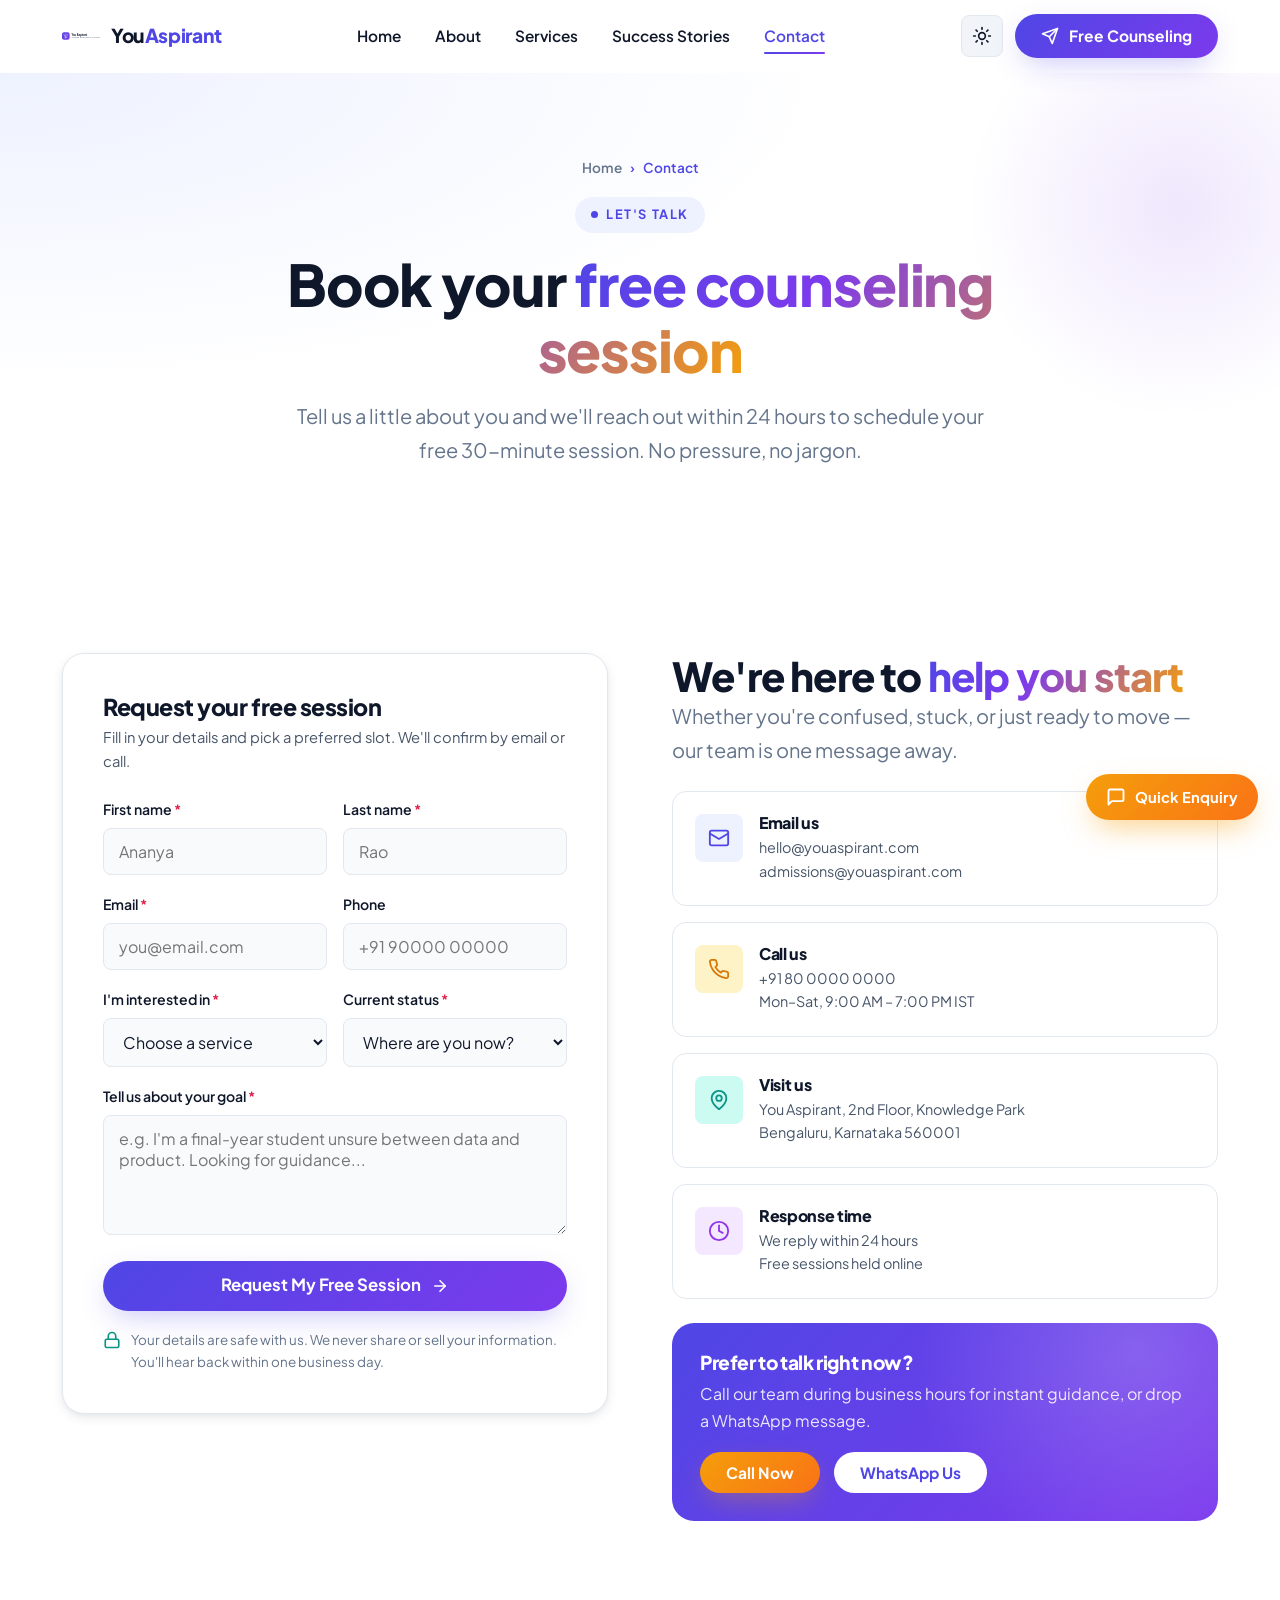
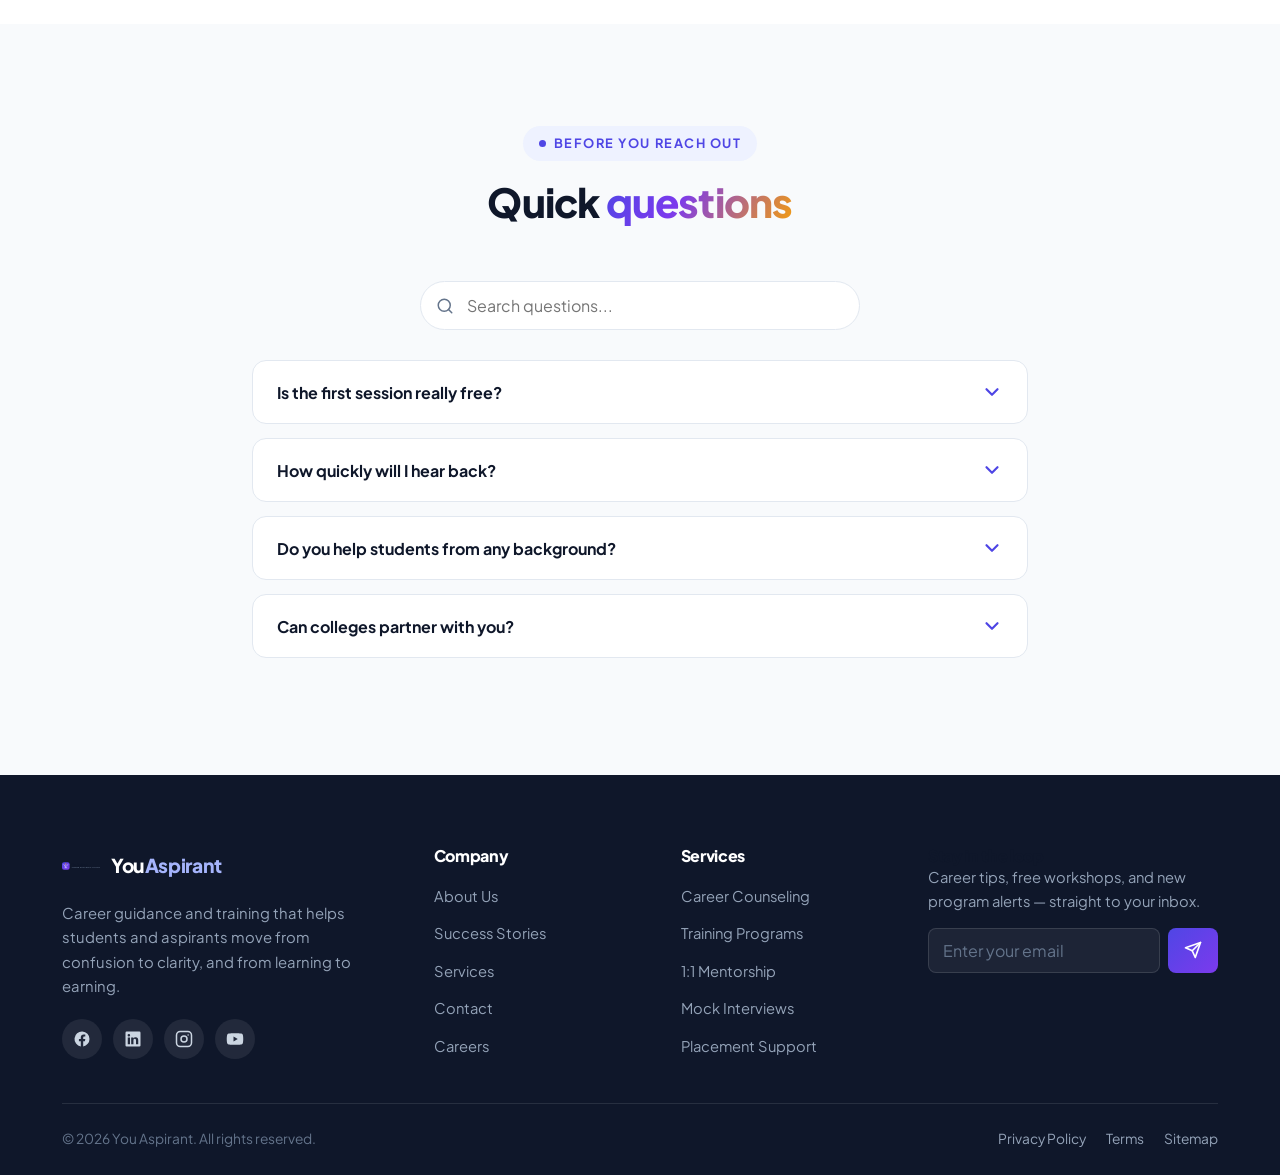
<file: contact.html>
<!DOCTYPE html>
<html lang="en">
<head>
  <meta charset="UTF-8" />
  <meta name="viewport" content="width=device-width, initial-scale=1.0" />
  <meta name="theme-color" content="#4f46e5" />

  <title>Contact You Aspirant — Book a Free Career Counseling Session</title>
  <meta name="description" content="Get in touch with You Aspirant for a free career counseling session. Book online or reach our team for career guidance, training, and placement support." />
  <meta name="keywords" content="contact You Aspirant, book career counseling, free counseling session, career guidance contact, career help" />
  <meta name="robots" content="index, follow" />
  <link rel="canonical" href="https://www.youaspirant.com/contact.html" />

  <meta property="og:type" content="website" />
  <meta property="og:site_name" content="You Aspirant" />
  <meta property="og:title" content="Contact You Aspirant — Book a Free Career Counseling Session" />
  <meta property="og:description" content="Book your free 30-minute career counseling session with You Aspirant." />
  <meta property="og:url" content="https://www.youaspirant.com/contact.html" />
  <meta property="og:image" content="https://www.youaspirant.com/assets/og-cover.svg" />
  <meta name="twitter:card" content="summary_large_image" />

  <link rel="icon" type="image/svg+xml" href="assets/favicon.svg" />
  <link rel="preconnect" href="https://fonts.googleapis.com" />
  <link rel="preconnect" href="https://fonts.gstatic.com" crossorigin />
  <link href="https://fonts.googleapis.com/css2?family=Plus+Jakarta+Sans:wght@400;500;600;700;800&display=swap" rel="stylesheet" />
  <link rel="stylesheet" href="css/styles.css" />

  <script type="application/ld+json">
  {
    "@context": "https://schema.org",
    "@type": "ContactPage",
    "url": "https://www.youaspirant.com/contact.html",
    "publisher": { "@type": "Organization", "name": "You Aspirant" }
  }
  </script>
</head>
<body>
  <a class="skip-link" href="#main">Skip to content</a>

  <header class="header">
    <div class="container nav">
      <a href="index.html" class="brand" aria-label="You Aspirant home">
        <img class="brand-mark" src="assets/logo.svg" alt="You Aspirant logo" width="38" height="38" />
        <span class="brand-name">You<span>Aspirant</span></span>
      </a>
      <nav class="nav-links" id="primary-nav" aria-label="Primary">
        <a href="index.html">Home</a>
        <a href="about.html">About</a>
        <a href="services.html">Services</a>
        <a href="success-stories.html">Success Stories</a>
        <a href="contact.html" class="active">Contact</a>
      </nav>
      <div class="nav-actions">
        <a href="contact.html" class="btn btn-primary">
          <svg viewBox="0 0 24 24" fill="none" stroke="currentColor" stroke-width="2.2" stroke-linecap="round" stroke-linejoin="round"><path d="M22 2 11 13"/><path d="M22 2 15 22l-4-9-9-4Z"/></svg>
          Free Counseling
        </a>
        <button class="nav-toggle" aria-label="Toggle menu" aria-controls="primary-nav" aria-expanded="false">
          <span></span><span></span><span></span>
        </button>
      </div>
    </div>
  </header>

  <main id="main">
    <section class="page-hero">
      <div class="container">
        <nav class="breadcrumb" aria-label="Breadcrumb">
          <a href="index.html">Home</a> <span>›</span> <span>Contact</span>
        </nav>
        <span class="eyebrow">Let's talk</span>
        <h1>Book your <span class="text-gradient">free counseling session</span></h1>
        <p class="lead">Tell us a little about you and we'll reach out within 24 hours to schedule your free 30-minute session. No pressure, no jargon.</p>
      </div>
    </section>

    <section class="section">
      <div class="container split" style="align-items:start">
        <!-- FORM -->
        <div class="reveal">
          <div class="form-card" style="position:relative">
            <div class="form-success" role="status">
              <svg viewBox="0 0 24 24" fill="none" stroke="currentColor" stroke-width="2.4" stroke-linecap="round" stroke-linejoin="round"><path d="M22 11.08V12a10 10 0 1 1-5.93-9.14"/><path d="M22 4 12 14.01l-3-3"/></svg>
              <span>Thank you! Your request is in. Our team will reach out within 24 hours.</span>
            </div>
            <h3>Request your free session</h3>
            <p class="sub">Fill in your details and pick a preferred slot. We'll confirm by email or call.</p>

            <form data-validate novalidate aria-label="Counseling request form">
              <div class="field-row">
                <div class="field" data-required>
                  <label for="fname">First name <span class="req">*</span></label>
                  <input id="fname" name="first_name" type="text" autocomplete="given-name" placeholder="Ananya" />
                  <span class="error-msg">Please enter your first name.</span>
                </div>
                <div class="field" data-required>
                  <label for="lname">Last name <span class="req">*</span></label>
                  <input id="lname" name="last_name" type="text" autocomplete="family-name" placeholder="Rao" />
                  <span class="error-msg">Please enter your last name.</span>
                </div>
              </div>

              <div class="field-row">
                <div class="field" data-required>
                  <label for="email">Email <span class="req">*</span></label>
                  <input id="email" name="email" type="email" autocomplete="email" placeholder="you@email.com" />
                  <span class="error-msg">Please enter a valid email address.</span>
                </div>
                <div class="field">
                  <label for="phone">Phone</label>
                  <input id="phone" name="phone" type="tel" autocomplete="tel" placeholder="+91 90000 00000" />
                  <span class="error-msg">Please enter a valid phone number.</span>
                </div>
              </div>

              <div class="field-row">
                <div class="field" data-required>
                  <label for="interest">I'm interested in <span class="req">*</span></label>
                  <select id="interest" name="interest">
                    <option value="" disabled selected>Choose a service</option>
                    <option>Career Counseling</option>
                    <option>Skill Training Program</option>
                    <option>1:1 Mentorship</option>
                    <option>Mock Interviews</option>
                    <option>Resume &amp; Profile Building</option>
                    <option>Placement Assistance</option>
                    <option>Not sure yet</option>
                  </select>
                  <span class="error-msg">Please select an option.</span>
                </div>
                <div class="field" data-required>
                  <label for="level">Current status <span class="req">*</span></label>
                  <select id="level" name="status">
                    <option value="" disabled selected>Where are you now?</option>
                    <option>Student (in college)</option>
                    <option>Recent graduate</option>
                    <option>Working professional</option>
                    <option>Career switcher</option>
                  </select>
                  <span class="error-msg">Please select your current status.</span>
                </div>
              </div>

              <div class="field" data-required>
                <label for="message">Tell us about your goal <span class="req">*</span></label>
                <textarea id="message" name="message" placeholder="e.g. I'm a final-year student unsure between data and product. Looking for guidance..."></textarea>
                <span class="error-msg">Please share a bit about your goal.</span>
              </div>

              <button type="submit" class="btn btn-primary btn-block btn-lg">
                Request My Free Session
                <svg viewBox="0 0 24 24" fill="none" stroke="currentColor" stroke-width="2.2" stroke-linecap="round" stroke-linejoin="round"><path d="M5 12h14"/><path d="m12 5 7 7-7 7"/></svg>
              </button>

              <p class="form-note">
                <svg viewBox="0 0 24 24" fill="none" stroke="currentColor" stroke-width="2.2" stroke-linecap="round" stroke-linejoin="round"><rect x="3" y="11" width="18" height="11" rx="2"/><path d="M7 11V7a5 5 0 0 1 10 0v4"/></svg>
                Your details are safe with us. We never share or sell your information. You'll hear back within one business day.
              </p>
            </form>
          </div>
        </div>

        <!-- INFO -->
        <div class="reveal d2">
          <h2>We're here to <span class="text-gradient">help you start</span></h2>
          <p class="lead" style="margin-bottom:24px">Whether you're confused, stuck, or just ready to move — our team is one message away.</p>

          <div class="grid" style="gap:16px">
            <div class="info-card">
              <span class="ic icon-primary"><svg viewBox="0 0 24 24" fill="none" stroke="currentColor" stroke-width="2" stroke-linecap="round" stroke-linejoin="round"><rect x="2" y="4" width="20" height="16" rx="2"/><path d="m22 7-10 6L2 7"/></svg></span>
              <div><h4>Email us</h4><p>hello@youaspirant.com</p><p>admissions@youaspirant.com</p></div>
            </div>
            <div class="info-card">
              <span class="ic icon-accent"><svg viewBox="0 0 24 24" fill="none" stroke="currentColor" stroke-width="2" stroke-linecap="round" stroke-linejoin="round"><path d="M22 16.92v3a2 2 0 0 1-2.18 2 19.79 19.79 0 0 1-8.63-3.07 19.5 19.5 0 0 1-6-6 19.79 19.79 0 0 1-3.07-8.67A2 2 0 0 1 4.11 2h3a2 2 0 0 1 2 1.72c.13.96.36 1.9.7 2.81a2 2 0 0 1-.45 2.11L8.09 9.91a16 16 0 0 0 6 6l1.27-1.27a2 2 0 0 1 2.11-.45c.91.34 1.85.57 2.81.7A2 2 0 0 1 22 16.92Z"/></svg></span>
              <div><h4>Call us</h4><p>+91 80 0000 0000</p><p>Mon–Sat, 9:00 AM – 7:00 PM IST</p></div>
            </div>
            <div class="info-card">
              <span class="ic icon-teal"><svg viewBox="0 0 24 24" fill="none" stroke="currentColor" stroke-width="2" stroke-linecap="round" stroke-linejoin="round"><path d="M20 10c0 6-8 12-8 12s-8-6-8-12a8 8 0 0 1 16 0Z"/><circle cx="12" cy="10" r="3"/></svg></span>
              <div><h4>Visit us</h4><p>You Aspirant, 2nd Floor, Knowledge Park</p><p>Bengaluru, Karnataka 560001</p></div>
            </div>
            <div class="info-card">
              <span class="ic icon-purple"><svg viewBox="0 0 24 24" fill="none" stroke="currentColor" stroke-width="2" stroke-linecap="round" stroke-linejoin="round"><circle cx="12" cy="12" r="10"/><path d="M12 6v6l4 2"/></svg></span>
              <div><h4>Response time</h4><p>We reply within 24 hours</p><p>Free sessions held online</p></div>
            </div>
          </div>

          <div class="panel" style="margin-top:24px;padding:28px">
            <h3 style="color:#fff;font-size:1.2rem">Prefer to talk right now?</h3>
            <p style="margin:8px 0 18px">Call our team during business hours for instant guidance, or drop a WhatsApp message.</p>
            <div class="hero-actions" style="margin:0">
              <a href="tel:+918000000000" class="btn btn-accent">Call Now</a>
              <a href="#" class="btn btn-light">WhatsApp Us</a>
            </div>
          </div>
        </div>
      </div>
    </section>

    <!-- QUICK FAQ -->
    <section class="section section--soft">
      <div class="container" style="max-width:820px">
        <div class="section-head reveal">
          <span class="eyebrow">Before you reach out</span>
          <h2>Quick <span class="text-gradient">questions</span></h2>
        </div>
        <div class="reveal">
          <div class="faq-item">
            <button class="faq-q">Is the first session really free? <svg class="chev" viewBox="0 0 24 24" fill="none" stroke="currentColor" stroke-width="2.4" stroke-linecap="round" stroke-linejoin="round"><path d="m6 9 6 6 6-6"/></svg></button>
            <div class="faq-a"><div class="faq-a-inner">Yes — your first 30-minute counseling session is completely free, with no obligation to enroll in any program.</div></div>
          </div>
          <div class="faq-item">
            <button class="faq-q">How quickly will I hear back? <svg class="chev" viewBox="0 0 24 24" fill="none" stroke="currentColor" stroke-width="2.4" stroke-linecap="round" stroke-linejoin="round"><path d="m6 9 6 6 6-6"/></svg></button>
            <div class="faq-a"><div class="faq-a-inner">We respond to every request within one business day (24 hours), usually much sooner during working hours.</div></div>
          </div>
          <div class="faq-item">
            <button class="faq-q">Do you help students from any background? <svg class="chev" viewBox="0 0 24 24" fill="none" stroke="currentColor" stroke-width="2.4" stroke-linecap="round" stroke-linejoin="round"><path d="m6 9 6 6 6-6"/></svg></button>
            <div class="faq-a"><div class="faq-a-inner">Absolutely. We work with students, fresh graduates, working professionals, and career switchers across tech and non-tech domains.</div></div>
          </div>
          <div class="faq-item">
            <button class="faq-q">Can colleges partner with you? <svg class="chev" viewBox="0 0 24 24" fill="none" stroke="currentColor" stroke-width="2.4" stroke-linecap="round" stroke-linejoin="round"><path d="m6 9 6 6 6-6"/></svg></button>
            <div class="faq-a"><div class="faq-a-inner">Yes. We offer custom campus programs, workshops, and placement drives. Mention "college partnership" in your message and we'll connect you with the right team.</div></div>
          </div>
        </div>
      </div>
    </section>
  </main>

  <footer class="footer">
    <div class="container">
      <div class="footer-top">
        <div class="footer-about">
          <a href="index.html" class="brand">
            <img class="brand-mark" src="assets/logo.svg" alt="You Aspirant logo" width="38" height="38" />
            <span class="brand-name" style="color:#fff">You<span style="color:#a5b4fc">Aspirant</span></span>
          </a>
          <p>Career guidance and training that helps students and aspirants move from confusion to clarity, and from learning to earning.</p>
          <div class="footer-socials">
            <a href="#" aria-label="Facebook"><svg viewBox="0 0 24 24" fill="currentColor"><path d="M22 12a10 10 0 1 0-11.6 9.9v-7H7.9V12h2.5V9.8c0-2.5 1.5-3.9 3.8-3.9 1.1 0 2.2.2 2.2.2v2.5h-1.2c-1.2 0-1.6.8-1.6 1.6V12h2.8l-.5 2.9h-2.3v7A10 10 0 0 0 22 12Z"/></svg></a>
            <a href="#" aria-label="LinkedIn"><svg viewBox="0 0 24 24" fill="currentColor"><path d="M20.5 2h-17A1.5 1.5 0 0 0 2 3.5v17A1.5 1.5 0 0 0 3.5 22h17a1.5 1.5 0 0 0 1.5-1.5v-17A1.5 1.5 0 0 0 20.5 2ZM8 19H5v-9h3v9Zm-1.5-10.3A1.7 1.7 0 1 1 8.2 7a1.7 1.7 0 0 1-1.7 1.7ZM19 19h-3v-4.7c0-1.1 0-2.6-1.6-2.6S12.6 13 12.6 14.2V19h-3v-9h2.9v1.3a3.2 3.2 0 0 1 2.9-1.6c3.1 0 3.6 2 3.6 4.7V19Z"/></svg></a>
            <a href="#" aria-label="Instagram"><svg viewBox="0 0 24 24" fill="none" stroke="currentColor" stroke-width="2"><rect x="2" y="2" width="20" height="20" rx="5"/><circle cx="12" cy="12" r="4"/><circle cx="17.5" cy="6.5" r="1" fill="currentColor" stroke="none"/></svg></a>
            <a href="#" aria-label="YouTube"><svg viewBox="0 0 24 24" fill="currentColor"><path d="M23 12s0-3.5-.5-5.2a2.8 2.8 0 0 0-2-2C18.8 4.3 12 4.3 12 4.3s-6.8 0-8.5.5a2.8 2.8 0 0 0-2 2C1 8.5 1 12 1 12s0 3.5.5 5.2a2.8 2.8 0 0 0 2 2c1.7.5 8.5.5 8.5.5s6.8 0 8.5-.5a2.8 2.8 0 0 0 2-2C23 15.5 23 12 23 12Zm-13 3.3V8.7l5.7 3.3-5.7 3.3Z"/></svg></a>
          </div>
        </div>
        <div class="footer-col">
          <h4>Company</h4>
          <ul>
            <li><a href="about.html">About Us</a></li>
            <li><a href="success-stories.html">Success Stories</a></li>
            <li><a href="services.html">Services</a></li>
            <li><a href="contact.html">Contact</a></li>
            <li><a href="about.html#careers">Careers</a></li>
          </ul>
        </div>
        <div class="footer-col">
          <h4>Services</h4>
          <ul>
            <li><a href="services.html">Career Counseling</a></li>
            <li><a href="services.html">Training Programs</a></li>
            <li><a href="services.html">1:1 Mentorship</a></li>
            <li><a href="services.html">Mock Interviews</a></li>
            <li><a href="services.html">Placement Support</a></li>
          </ul>
        </div>
        <div class="footer-newsletter">
          <h4>Stay in the loop</h4>
          <p>Career tips, free workshops, and new program alerts — straight to your inbox.</p>
          <form class="newsletter-form" novalidate>
            <label for="nl-email" class="sr-only">Email address</label>
            <input id="nl-email" type="email" placeholder="Enter your email" required />
            <button type="submit" aria-label="Subscribe">
              <svg viewBox="0 0 24 24" fill="none" stroke="currentColor" stroke-width="2.2" stroke-linecap="round" stroke-linejoin="round"><path d="m22 2-7 20-4-9-9-4Z"/><path d="M22 2 11 13"/></svg>
            </button>
          </form>
        </div>
      </div>
      <div class="footer-bottom">
        <span>&copy; <span data-year>2026</span> You Aspirant. All rights reserved.</span>
        <div class="footer-links">
          <a href="#">Privacy Policy</a>
          <a href="#">Terms</a>
          <a href="sitemap.xml">Sitemap</a>
        </div>
      </div>
    </div>
  </footer>

  <button class="to-top" aria-label="Back to top">
    <svg viewBox="0 0 24 24" fill="none" stroke="currentColor" stroke-width="2.4" stroke-linecap="round" stroke-linejoin="round"><path d="m18 15-6-6-6 6"/></svg>
  </button>

  <script src="js/main.js"></script>
</body>
</html>
</file>
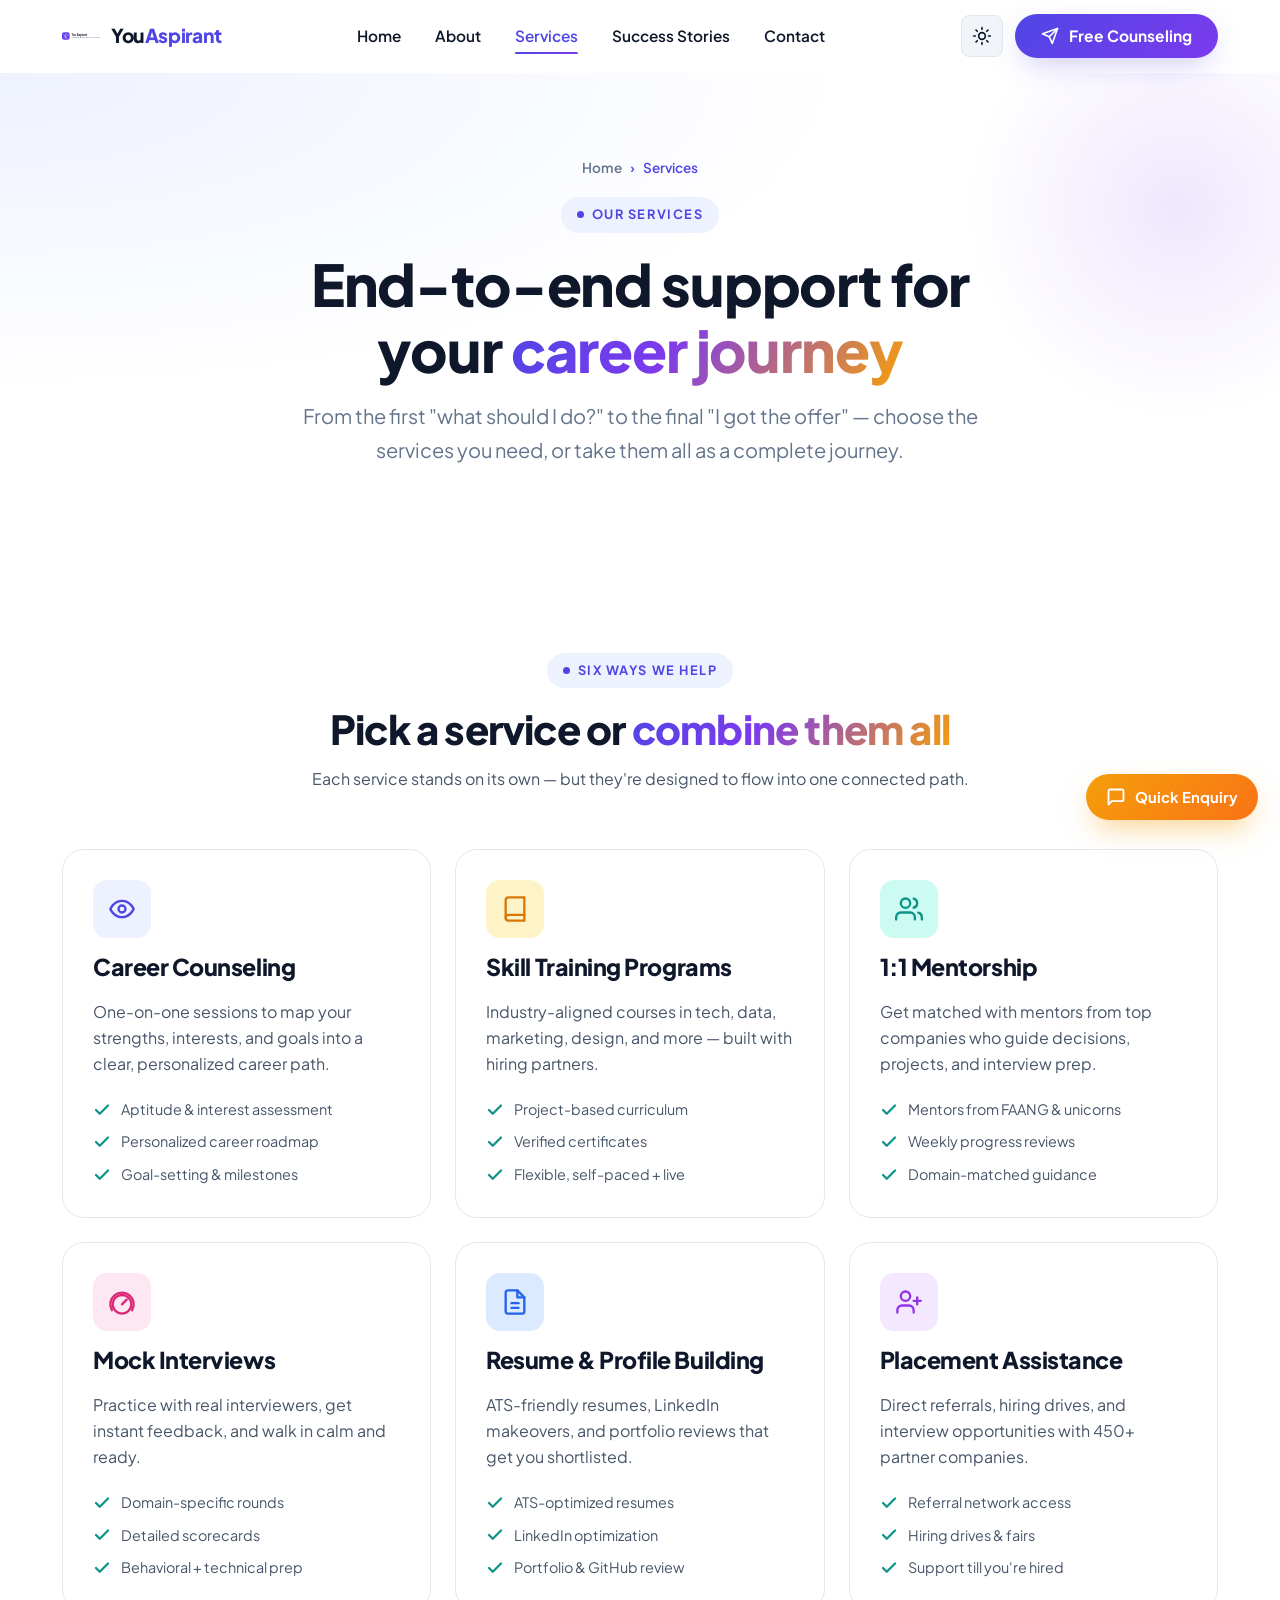
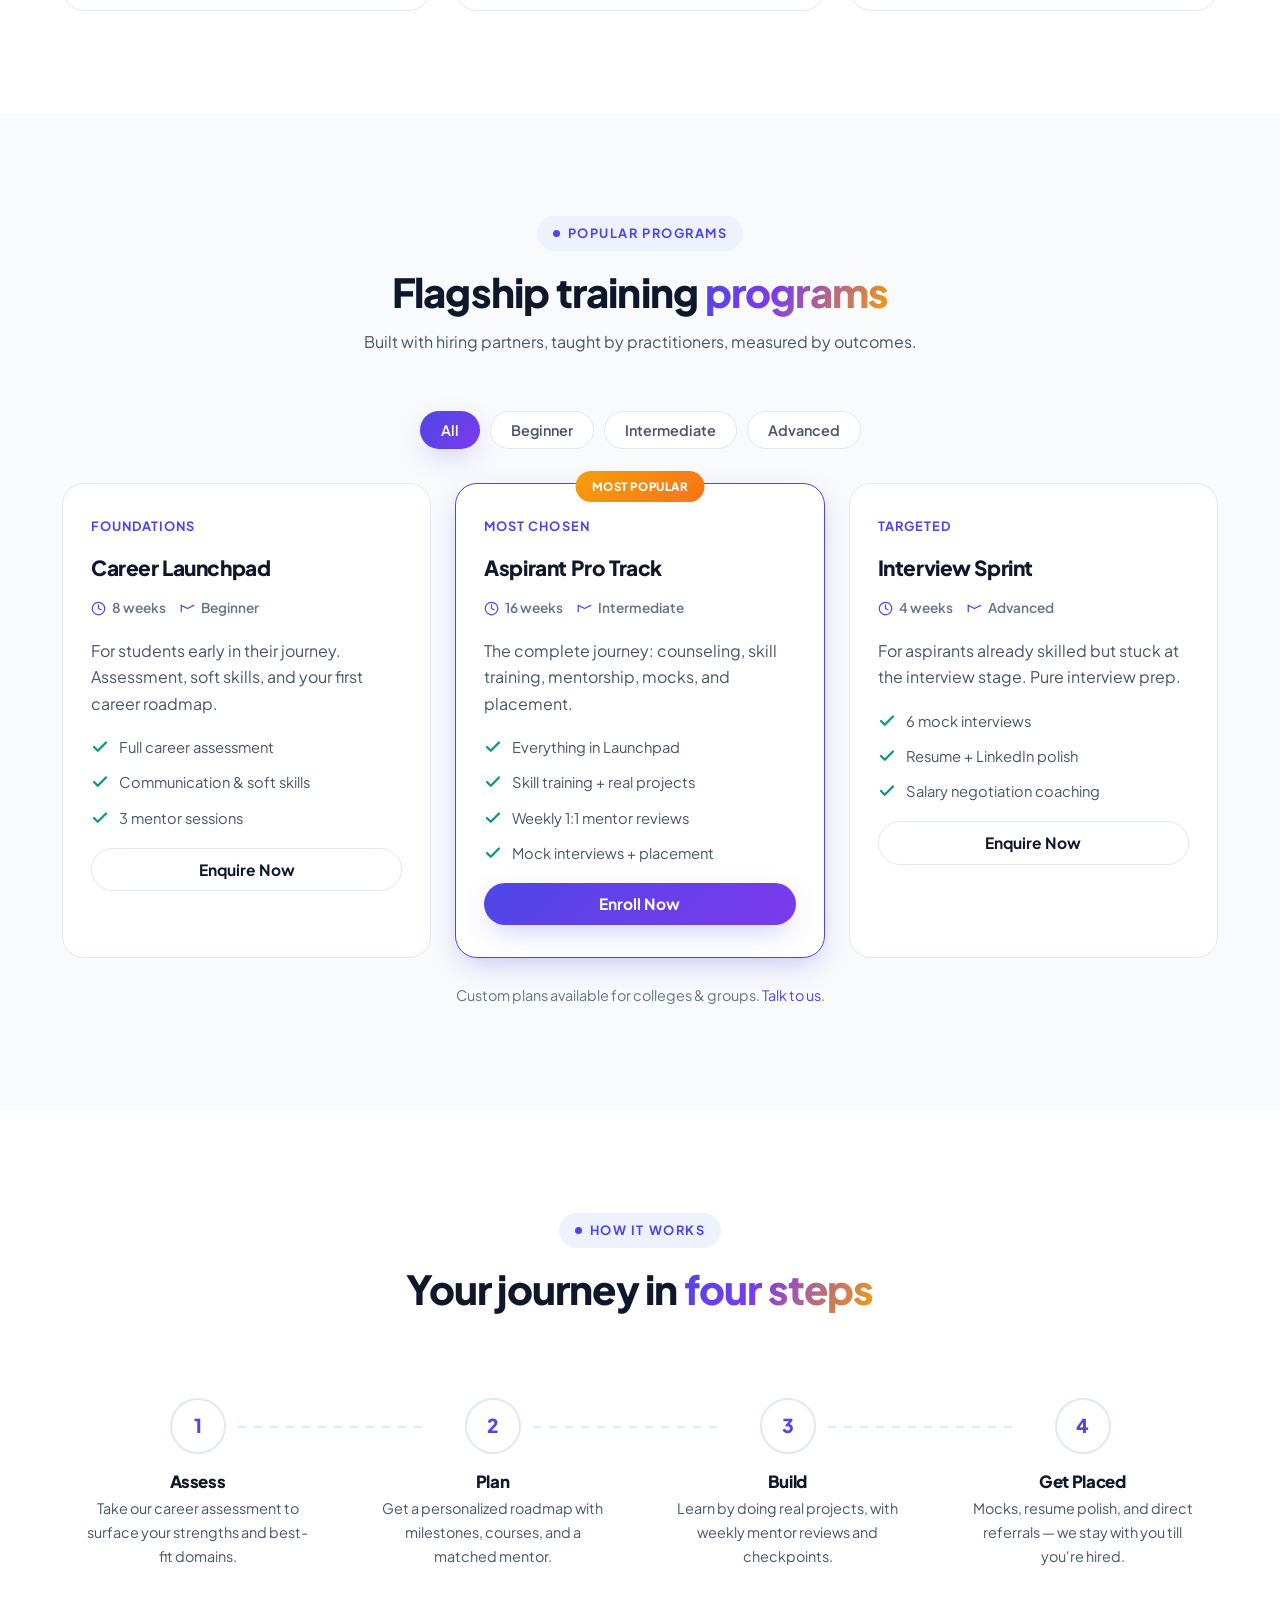
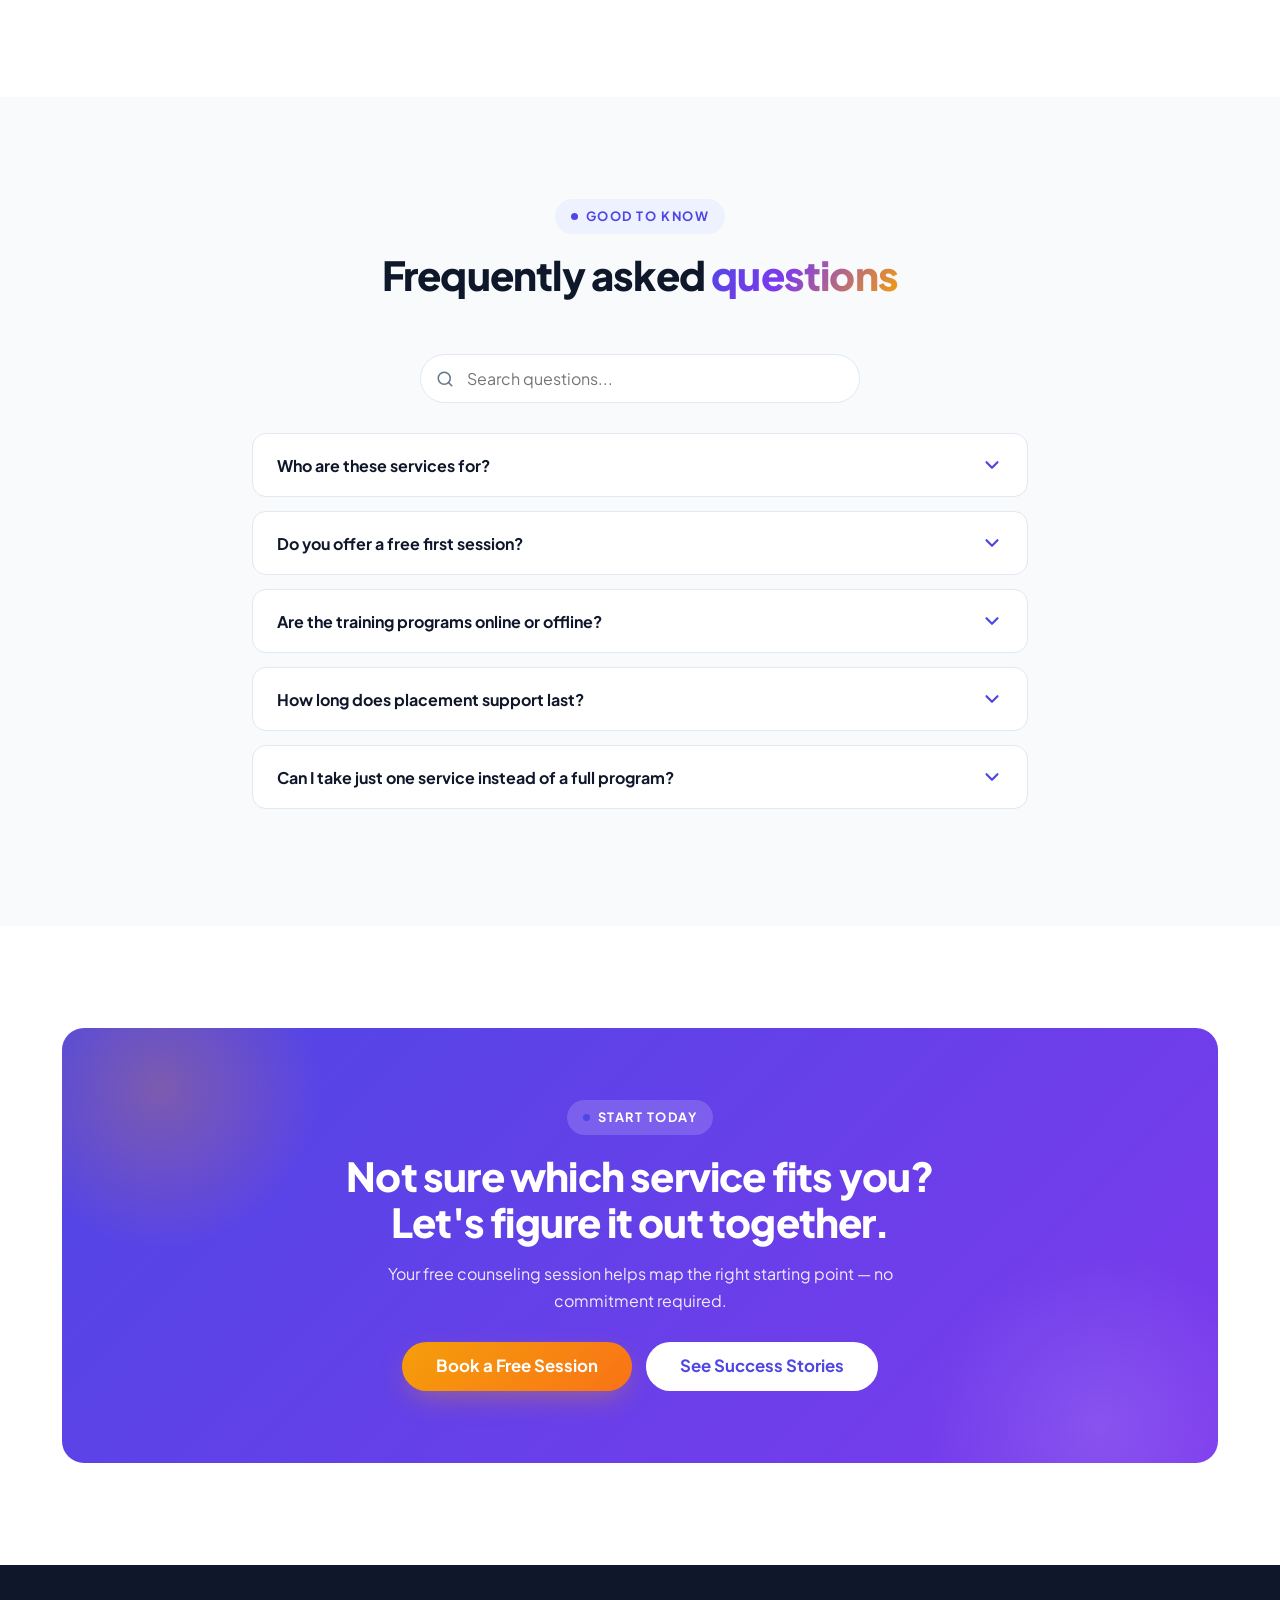
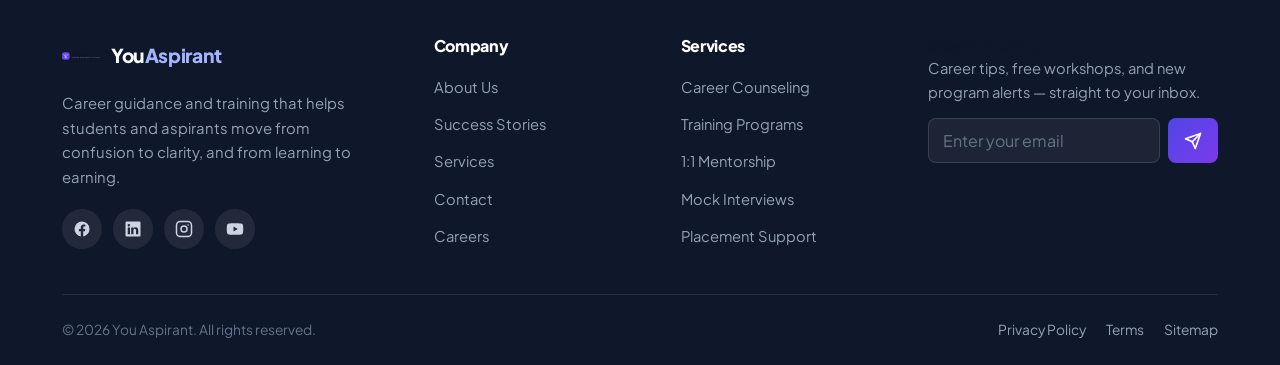
<file: services.html>
<!DOCTYPE html>
<html lang="en">
<head>
  <meta charset="UTF-8" />
  <meta name="viewport" content="width=device-width, initial-scale=1.0" />
  <meta name="theme-color" content="#4f46e5" />

  <title>Services — Career Guidance, Training, Mentorship &amp; Placement | You Aspirant</title>
  <meta name="description" content="Explore You Aspirant's services: career counseling, skill training programs, 1:1 mentorship, mock interviews, resume building, and placement assistance for students and aspirants." />
  <meta name="keywords" content="career counseling services, skill training, mentorship program, mock interview, resume building, placement assistance, career services" />
  <meta name="robots" content="index, follow" />
  <link rel="canonical" href="https://www.youaspirant.com/services.html" />

  <meta property="og:type" content="website" />
  <meta property="og:site_name" content="You Aspirant" />
  <meta property="og:title" content="Services — Career Guidance, Training &amp; Placement" />
  <meta property="og:description" content="Career counseling, skill training, mentorship, mock interviews, and placement assistance for students." />
  <meta property="og:url" content="https://www.youaspirant.com/services.html" />
  <meta property="og:image" content="https://www.youaspirant.com/assets/og-cover.svg" />
  <meta name="twitter:card" content="summary_large_image" />

  <link rel="icon" type="image/svg+xml" href="assets/favicon.svg" />
  <link rel="preconnect" href="https://fonts.googleapis.com" />
  <link rel="preconnect" href="https://fonts.gstatic.com" crossorigin />
  <link href="https://fonts.googleapis.com/css2?family=Plus+Jakarta+Sans:wght@400;500;600;700;800&display=swap" rel="stylesheet" />
  <link rel="stylesheet" href="css/styles.css" />

  <script type="application/ld+json">
  {
    "@context": "https://schema.org",
    "@type": "Service",
    "serviceType": "Career Guidance and Training",
    "provider": { "@type": "Organization", "name": "You Aspirant", "url": "https://www.youaspirant.com/" },
    "areaServed": "IN",
    "audience": { "@type": "Audience", "audienceType": "Students and aspirants" },
    "availableChannel": { "@type": "ServiceChannel", "serviceUrl": "https://www.youaspirant.com/services.html" }
  }
  </script>
  <script type="application/ld+json">
  {
    "@context": "https://schema.org",
    "@type": "FAQPage",
    "mainEntity": [
      {"@type":"Question","name":"Who are these services for?","acceptedAnswer":{"@type":"Answer","text":"Any student, recent graduate, or working aspirant looking for clarity, skills, or placement support — whether you're starting out or switching careers."}},
      {"@type":"Question","name":"Do you offer a free first session?","acceptedAnswer":{"@type":"Answer","text":"Yes. Your first 30-minute career counseling session is free, with no obligation to enroll."}},
      {"@type":"Question","name":"Are the training programs online or offline?","acceptedAnswer":{"@type":"Answer","text":"Programs are delivered online so you can learn from anywhere, with optional in-person workshops in select cities."}},
      {"@type":"Question","name":"How long does placement support last?","acceptedAnswer":{"@type":"Answer","text":"Placement assistance continues until you land a role. There is no fixed expiry on your access to referrals and hiring drives."}}
    ]
  }
  </script>
</head>
<body>
  <a class="skip-link" href="#main">Skip to content</a>

  <header class="header">
    <div class="container nav">
      <a href="index.html" class="brand" aria-label="You Aspirant home">
        <img class="brand-mark" src="assets/logo.svg" alt="You Aspirant logo" width="38" height="38" />
        <span class="brand-name">You<span>Aspirant</span></span>
      </a>
      <nav class="nav-links" id="primary-nav" aria-label="Primary">
        <a href="index.html">Home</a>
        <a href="about.html">About</a>
        <a href="services.html" class="active">Services</a>
        <a href="success-stories.html">Success Stories</a>
        <a href="contact.html">Contact</a>
      </nav>
      <div class="nav-actions">
        <a href="contact.html" class="btn btn-primary">
          <svg viewBox="0 0 24 24" fill="none" stroke="currentColor" stroke-width="2.2" stroke-linecap="round" stroke-linejoin="round"><path d="M22 2 11 13"/><path d="M22 2 15 22l-4-9-9-4Z"/></svg>
          Free Counseling
        </a>
        <button class="nav-toggle" aria-label="Toggle menu" aria-controls="primary-nav" aria-expanded="false">
          <span></span><span></span><span></span>
        </button>
      </div>
    </div>
  </header>

  <main id="main">
    <section class="page-hero">
      <div class="container">
        <nav class="breadcrumb" aria-label="Breadcrumb">
          <a href="index.html">Home</a> <span>›</span> <span>Services</span>
        </nav>
        <span class="eyebrow">Our services</span>
        <h1>End-to-end support for your <span class="text-gradient">career journey</span></h1>
        <p class="lead">From the first "what should I do?" to the final "I got the offer" — choose the services you need, or take them all as a complete journey.</p>
      </div>
    </section>

    <!-- SERVICES GRID -->
    <section class="section">
      <div class="container">
        <div class="section-head reveal">
          <span class="eyebrow">Six ways we help</span>
          <h2>Pick a service or <span class="text-gradient">combine them all</span></h2>
          <p>Each service stands on its own — but they're designed to flow into one connected path.</p>
        </div>
        <div class="grid grid-3">
          <article class="card service-card reveal">
            <span class="icon-box icon-primary"><svg viewBox="0 0 24 24" fill="none" stroke="currentColor" stroke-width="2" stroke-linecap="round" stroke-linejoin="round"><path d="M2 12s3-7 10-7 10 7 10 7-3 7-10 7-10-7-10-7Z"/><circle cx="12" cy="12" r="3"/></svg></span>
            <h3>Career Counseling</h3>
            <p>One-on-one sessions to map your strengths, interests, and goals into a clear, personalized career path.</p>
            <ul class="features">
              <li><svg viewBox="0 0 24 24" fill="none" stroke="currentColor" stroke-width="3" stroke-linecap="round" stroke-linejoin="round"><path d="M20 6 9 17l-5-5"/></svg> Aptitude &amp; interest assessment</li>
              <li><svg viewBox="0 0 24 24" fill="none" stroke="currentColor" stroke-width="3" stroke-linecap="round" stroke-linejoin="round"><path d="M20 6 9 17l-5-5"/></svg> Personalized career roadmap</li>
              <li><svg viewBox="0 0 24 24" fill="none" stroke="currentColor" stroke-width="3" stroke-linecap="round" stroke-linejoin="round"><path d="M20 6 9 17l-5-5"/></svg> Goal-setting &amp; milestones</li>
            </ul>
          </article>
          <article class="card service-card reveal d1">
            <span class="icon-box icon-accent"><svg viewBox="0 0 24 24" fill="none" stroke="currentColor" stroke-width="2" stroke-linecap="round" stroke-linejoin="round"><path d="M4 19.5A2.5 2.5 0 0 1 6.5 17H20"/><path d="M6.5 2H20v20H6.5A2.5 2.5 0 0 1 4 19.5v-15A2.5 2.5 0 0 1 6.5 2z"/></svg></span>
            <h3>Skill Training Programs</h3>
            <p>Industry-aligned courses in tech, data, marketing, design, and more — built with hiring partners.</p>
            <ul class="features">
              <li><svg viewBox="0 0 24 24" fill="none" stroke="currentColor" stroke-width="3" stroke-linecap="round" stroke-linejoin="round"><path d="M20 6 9 17l-5-5"/></svg> Project-based curriculum</li>
              <li><svg viewBox="0 0 24 24" fill="none" stroke="currentColor" stroke-width="3" stroke-linecap="round" stroke-linejoin="round"><path d="M20 6 9 17l-5-5"/></svg> Verified certificates</li>
              <li><svg viewBox="0 0 24 24" fill="none" stroke="currentColor" stroke-width="3" stroke-linecap="round" stroke-linejoin="round"><path d="M20 6 9 17l-5-5"/></svg> Flexible, self-paced + live</li>
            </ul>
          </article>
          <article class="card service-card reveal d2">
            <span class="icon-box icon-teal"><svg viewBox="0 0 24 24" fill="none" stroke="currentColor" stroke-width="2" stroke-linecap="round" stroke-linejoin="round"><path d="M17 21v-2a4 4 0 0 0-4-4H5a4 4 0 0 0-4 4v2"/><circle cx="9" cy="7" r="4"/><path d="M23 21v-2a4 4 0 0 0-3-3.87"/><path d="M16 3.13a4 4 0 0 1 0 7.75"/></svg></span>
            <h3>1:1 Mentorship</h3>
            <p>Get matched with mentors from top companies who guide decisions, projects, and interview prep.</p>
            <ul class="features">
              <li><svg viewBox="0 0 24 24" fill="none" stroke="currentColor" stroke-width="3" stroke-linecap="round" stroke-linejoin="round"><path d="M20 6 9 17l-5-5"/></svg> Mentors from FAANG &amp; unicorns</li>
              <li><svg viewBox="0 0 24 24" fill="none" stroke="currentColor" stroke-width="3" stroke-linecap="round" stroke-linejoin="round"><path d="M20 6 9 17l-5-5"/></svg> Weekly progress reviews</li>
              <li><svg viewBox="0 0 24 24" fill="none" stroke="currentColor" stroke-width="3" stroke-linecap="round" stroke-linejoin="round"><path d="M20 6 9 17l-5-5"/></svg> Domain-matched guidance</li>
            </ul>
          </article>
          <article class="card service-card reveal">
            <span class="icon-box icon-pink"><svg viewBox="0 0 24 24" fill="none" stroke="currentColor" stroke-width="2" stroke-linecap="round" stroke-linejoin="round"><path d="m12 14 4-4"/><path d="M3.34 19a10 10 0 1 1 17.32 0"/><circle cx="12" cy="14" r="8"/></svg></span>
            <h3>Mock Interviews</h3>
            <p>Practice with real interviewers, get instant feedback, and walk in calm and ready.</p>
            <ul class="features">
              <li><svg viewBox="0 0 24 24" fill="none" stroke="currentColor" stroke-width="3" stroke-linecap="round" stroke-linejoin="round"><path d="M20 6 9 17l-5-5"/></svg> Domain-specific rounds</li>
              <li><svg viewBox="0 0 24 24" fill="none" stroke="currentColor" stroke-width="3" stroke-linecap="round" stroke-linejoin="round"><path d="M20 6 9 17l-5-5"/></svg> Detailed scorecards</li>
              <li><svg viewBox="0 0 24 24" fill="none" stroke="currentColor" stroke-width="3" stroke-linecap="round" stroke-linejoin="round"><path d="M20 6 9 17l-5-5"/></svg> Behavioral + technical prep</li>
            </ul>
          </article>
          <article class="card service-card reveal d1">
            <span class="icon-box icon-blue"><svg viewBox="0 0 24 24" fill="none" stroke="currentColor" stroke-width="2" stroke-linecap="round" stroke-linejoin="round"><path d="M14 2H6a2 2 0 0 0-2 2v16a2 2 0 0 0 2 2h12a2 2 0 0 0 2-2V8z"/><path d="M14 2v6h6"/><path d="M9 13h6"/><path d="M9 17h6"/></svg></span>
            <h3>Resume &amp; Profile Building</h3>
            <p>ATS-friendly resumes, LinkedIn makeovers, and portfolio reviews that get you shortlisted.</p>
            <ul class="features">
              <li><svg viewBox="0 0 24 24" fill="none" stroke="currentColor" stroke-width="3" stroke-linecap="round" stroke-linejoin="round"><path d="M20 6 9 17l-5-5"/></svg> ATS-optimized resumes</li>
              <li><svg viewBox="0 0 24 24" fill="none" stroke="currentColor" stroke-width="3" stroke-linecap="round" stroke-linejoin="round"><path d="M20 6 9 17l-5-5"/></svg> LinkedIn optimization</li>
              <li><svg viewBox="0 0 24 24" fill="none" stroke="currentColor" stroke-width="3" stroke-linecap="round" stroke-linejoin="round"><path d="M20 6 9 17l-5-5"/></svg> Portfolio &amp; GitHub review</li>
            </ul>
          </article>
          <article class="card service-card reveal d2">
            <span class="icon-box icon-purple"><svg viewBox="0 0 24 24" fill="none" stroke="currentColor" stroke-width="2" stroke-linecap="round" stroke-linejoin="round"><path d="M16 21v-2a4 4 0 0 0-4-4H6a4 4 0 0 0-4 4v2"/><circle cx="9" cy="7" r="4"/><path d="M22 11h-6"/><path d="M19 8v6"/></svg></span>
            <h3>Placement Assistance</h3>
            <p>Direct referrals, hiring drives, and interview opportunities with 450+ partner companies.</p>
            <ul class="features">
              <li><svg viewBox="0 0 24 24" fill="none" stroke="currentColor" stroke-width="3" stroke-linecap="round" stroke-linejoin="round"><path d="M20 6 9 17l-5-5"/></svg> Referral network access</li>
              <li><svg viewBox="0 0 24 24" fill="none" stroke="currentColor" stroke-width="3" stroke-linecap="round" stroke-linejoin="round"><path d="M20 6 9 17l-5-5"/></svg> Hiring drives &amp; fairs</li>
              <li><svg viewBox="0 0 24 24" fill="none" stroke="currentColor" stroke-width="3" stroke-linecap="round" stroke-linejoin="round"><path d="M20 6 9 17l-5-5"/></svg> Support till you're hired</li>
            </ul>
          </article>
        </div>
      </div>
    </section>

    <!-- FEATURED PROGRAMS -->
    <section class="section section--soft">
      <div class="container">
        <div class="section-head reveal">
          <span class="eyebrow">Popular programs</span>
          <h2>Flagship training <span class="text-gradient">programs</span></h2>
          <p>Built with hiring partners, taught by practitioners, measured by outcomes.</p>
        </div>
        <div class="grid grid-3">
          <article class="program-card reveal">
            <span class="tag">Foundations</span>
            <h3>Career Launchpad</h3>
            <div class="program-meta">
              <span><svg viewBox="0 0 24 24" fill="none" stroke="currentColor" stroke-width="2" stroke-linecap="round" stroke-linejoin="round"><circle cx="12" cy="12" r="10"/><path d="M12 6v6l4 2"/></svg> 8 weeks</span>
              <span><svg viewBox="0 0 24 24" fill="none" stroke="currentColor" stroke-width="2" stroke-linecap="round" stroke-linejoin="round"><path d="M2 7v10"/><path d="m22 7-10 5L2 7"/></svg> Beginner</span>
            </div>
            <p>For students early in their journey. Assessment, soft skills, and your first career roadmap.</p>
            <ul class="program-features">
              <li><svg viewBox="0 0 24 24" fill="none" stroke="currentColor" stroke-width="3" stroke-linecap="round" stroke-linejoin="round"><path d="M20 6 9 17l-5-5"/></svg> Full career assessment</li>
              <li><svg viewBox="0 0 24 24" fill="none" stroke="currentColor" stroke-width="3" stroke-linecap="round" stroke-linejoin="round"><path d="M20 6 9 17l-5-5"/></svg> Communication &amp; soft skills</li>
              <li><svg viewBox="0 0 24 24" fill="none" stroke="currentColor" stroke-width="3" stroke-linecap="round" stroke-linejoin="round"><path d="M20 6 9 17l-5-5"/></svg> 3 mentor sessions</li>
            </ul>
            <a href="contact.html" class="btn btn-ghost btn-block">Enquire Now</a>
          </article>

          <article class="program-card featured reveal d1">
            <span class="tag">Most chosen</span>
            <h3>Aspirant Pro Track</h3>
            <div class="program-meta">
              <span><svg viewBox="0 0 24 24" fill="none" stroke="currentColor" stroke-width="2" stroke-linecap="round" stroke-linejoin="round"><circle cx="12" cy="12" r="10"/><path d="M12 6v6l4 2"/></svg> 16 weeks</span>
              <span><svg viewBox="0 0 24 24" fill="none" stroke="currentColor" stroke-width="2" stroke-linecap="round" stroke-linejoin="round"><path d="M2 7v10"/><path d="m22 7-10 5L2 7"/></svg> Intermediate</span>
            </div>
            <p>The complete journey: counseling, skill training, mentorship, mocks, and placement.</p>
            <ul class="program-features">
              <li><svg viewBox="0 0 24 24" fill="none" stroke="currentColor" stroke-width="3" stroke-linecap="round" stroke-linejoin="round"><path d="M20 6 9 17l-5-5"/></svg> Everything in Launchpad</li>
              <li><svg viewBox="0 0 24 24" fill="none" stroke="currentColor" stroke-width="3" stroke-linecap="round" stroke-linejoin="round"><path d="M20 6 9 17l-5-5"/></svg> Skill training + real projects</li>
              <li><svg viewBox="0 0 24 24" fill="none" stroke="currentColor" stroke-width="3" stroke-linecap="round" stroke-linejoin="round"><path d="M20 6 9 17l-5-5"/></svg> Weekly 1:1 mentor reviews</li>
              <li><svg viewBox="0 0 24 24" fill="none" stroke="currentColor" stroke-width="3" stroke-linecap="round" stroke-linejoin="round"><path d="M20 6 9 17l-5-5"/></svg> Mock interviews + placement</li>
            </ul>
            <a href="contact.html" class="btn btn-primary btn-block">Enroll Now</a>
          </article>

          <article class="program-card reveal d2">
            <span class="tag">Targeted</span>
            <h3>Interview Sprint</h3>
            <div class="program-meta">
              <span><svg viewBox="0 0 24 24" fill="none" stroke="currentColor" stroke-width="2" stroke-linecap="round" stroke-linejoin="round"><circle cx="12" cy="12" r="10"/><path d="M12 6v6l4 2"/></svg> 4 weeks</span>
              <span><svg viewBox="0 0 24 24" fill="none" stroke="currentColor" stroke-width="2" stroke-linecap="round" stroke-linejoin="round"><path d="M2 7v10"/><path d="m22 7-10 5L2 7"/></svg> Advanced</span>
            </div>
            <p>For aspirants already skilled but stuck at the interview stage. Pure interview prep.</p>
            <ul class="program-features">
              <li><svg viewBox="0 0 24 24" fill="none" stroke="currentColor" stroke-width="3" stroke-linecap="round" stroke-linejoin="round"><path d="M20 6 9 17l-5-5"/></svg> 6 mock interviews</li>
              <li><svg viewBox="0 0 24 24" fill="none" stroke="currentColor" stroke-width="3" stroke-linecap="round" stroke-linejoin="round"><path d="M20 6 9 17l-5-5"/></svg> Resume + LinkedIn polish</li>
              <li><svg viewBox="0 0 24 24" fill="none" stroke="currentColor" stroke-width="3" stroke-linecap="round" stroke-linejoin="round"><path d="M20 6 9 17l-5-5"/></svg> Salary negotiation coaching</li>
            </ul>
            <a href="contact.html" class="btn btn-ghost btn-block">Enquire Now</a>
          </article>
        </div>
        <p style="text-align:center;margin-top:24px" class="reveal"><span style="font-size:.9rem;color:var(--color-text-soft)">Custom plans available for colleges &amp; groups. <a href="contact.html">Talk to us</a>.</span></p>
      </div>
    </section>

    <!-- PROCESS -->
    <section class="section">
      <div class="container">
        <div class="section-head reveal">
          <span class="eyebrow">How it works</span>
          <h2>Your journey in <span class="text-gradient">four steps</span></h2>
        </div>
        <div class="steps">
          <div class="step reveal"><div class="step-num">1</div><h4>Assess</h4><p>Take our career assessment to surface your strengths and best-fit domains.</p></div>
          <div class="step reveal d1"><div class="step-num">2</div><h4>Plan</h4><p>Get a personalized roadmap with milestones, courses, and a matched mentor.</p></div>
          <div class="step reveal d2"><div class="step-num">3</div><h4>Build</h4><p>Learn by doing real projects, with weekly mentor reviews and checkpoints.</p></div>
          <div class="step reveal d3"><div class="step-num">4</div><h4>Get Placed</h4><p>Mocks, resume polish, and direct referrals — we stay with you till you're hired.</p></div>
        </div>
      </div>
    </section>

    <!-- FAQ -->
    <section class="section section--soft" id="faq">
      <div class="container" style="max-width:820px">
        <div class="section-head reveal">
          <span class="eyebrow">Good to know</span>
          <h2>Frequently asked <span class="text-gradient">questions</span></h2>
        </div>
        <div class="reveal">
          <div class="faq-item">
            <button class="faq-q">Who are these services for? <svg class="chev" viewBox="0 0 24 24" fill="none" stroke="currentColor" stroke-width="2.4" stroke-linecap="round" stroke-linejoin="round"><path d="m6 9 6 6 6-6"/></svg></button>
            <div class="faq-a"><div class="faq-a-inner">Any student, recent graduate, or working aspirant looking for clarity, skills, or placement support — whether you're starting out or switching careers.</div></div>
          </div>
          <div class="faq-item">
            <button class="faq-q">Do you offer a free first session? <svg class="chev" viewBox="0 0 24 24" fill="none" stroke="currentColor" stroke-width="2.4" stroke-linecap="round" stroke-linejoin="round"><path d="m6 9 6 6 6-6"/></svg></button>
            <div class="faq-a"><div class="faq-a-inner">Yes. Your first 30-minute career counseling session is free, with no obligation to enroll. It's the best way to see if we're the right fit.</div></div>
          </div>
          <div class="faq-item">
            <button class="faq-q">Are the training programs online or offline? <svg class="chev" viewBox="0 0 24 24" fill="none" stroke="currentColor" stroke-width="2.4" stroke-linecap="round" stroke-linejoin="round"><path d="m6 9 6 6 6-6"/></svg></button>
            <div class="faq-a"><div class="faq-a-inner">Programs are delivered online so you can learn from anywhere, with optional in-person workshops in select cities. Live sessions are recorded for flexible review.</div></div>
          </div>
          <div class="faq-item">
            <button class="faq-q">How long does placement support last? <svg class="chev" viewBox="0 0 24 24" fill="none" stroke="currentColor" stroke-width="2.4" stroke-linecap="round" stroke-linejoin="round"><path d="m6 9 6 6 6-6"/></svg></button>
            <div class="faq-a"><div class="faq-a-inner">Placement assistance continues until you land a role. There's no fixed expiry on your access to referrals and hiring drives — we're with you until you sign an offer.</div></div>
          </div>
          <div class="faq-item">
            <button class="faq-q">Can I take just one service instead of a full program? <svg class="chev" viewBox="0 0 24 24" fill="none" stroke="currentColor" stroke-width="2.4" stroke-linecap="round" stroke-linejoin="round"><path d="m6 9 6 6 6-6"/></svg></button>
            <div class="faq-a"><div class="faq-a-inner">Absolutely. Every service is available standalone. Pick exactly what you need — counseling, mocks, resume building, or mentorship — and combine as you grow.</div></div>
          </div>
        </div>
      </div>
    </section>

    <!-- CTA -->
    <section class="section">
      <div class="container">
        <div class="cta-band reveal">
          <span class="eyebrow" style="background:rgba(255,255,255,.16);color:#fff">Start today</span>
          <h2>Not sure which service fits you? Let's figure it out together.</h2>
          <p>Your free counseling session helps map the right starting point — no commitment required.</p>
          <div class="hero-actions">
            <a href="contact.html" class="btn btn-accent btn-lg">Book a Free Session</a>
            <a href="success-stories.html" class="btn btn-light btn-lg">See Success Stories</a>
          </div>
        </div>
      </div>
    </section>
  </main>

  <footer class="footer">
    <div class="container">
      <div class="footer-top">
        <div class="footer-about">
          <a href="index.html" class="brand">
            <img class="brand-mark" src="assets/logo.svg" alt="You Aspirant logo" width="38" height="38" />
            <span class="brand-name" style="color:#fff">You<span style="color:#a5b4fc">Aspirant</span></span>
          </a>
          <p>Career guidance and training that helps students and aspirants move from confusion to clarity, and from learning to earning.</p>
          <div class="footer-socials">
            <a href="#" aria-label="Facebook"><svg viewBox="0 0 24 24" fill="currentColor"><path d="M22 12a10 10 0 1 0-11.6 9.9v-7H7.9V12h2.5V9.8c0-2.5 1.5-3.9 3.8-3.9 1.1 0 2.2.2 2.2.2v2.5h-1.2c-1.2 0-1.6.8-1.6 1.6V12h2.8l-.5 2.9h-2.3v7A10 10 0 0 0 22 12Z"/></svg></a>
            <a href="#" aria-label="LinkedIn"><svg viewBox="0 0 24 24" fill="currentColor"><path d="M20.5 2h-17A1.5 1.5 0 0 0 2 3.5v17A1.5 1.5 0 0 0 3.5 22h17a1.5 1.5 0 0 0 1.5-1.5v-17A1.5 1.5 0 0 0 20.5 2ZM8 19H5v-9h3v9Zm-1.5-10.3A1.7 1.7 0 1 1 8.2 7a1.7 1.7 0 0 1-1.7 1.7ZM19 19h-3v-4.7c0-1.1 0-2.6-1.6-2.6S12.6 13 12.6 14.2V19h-3v-9h2.9v1.3a3.2 3.2 0 0 1 2.9-1.6c3.1 0 3.6 2 3.6 4.7V19Z"/></svg></a>
            <a href="#" aria-label="Instagram"><svg viewBox="0 0 24 24" fill="none" stroke="currentColor" stroke-width="2"><rect x="2" y="2" width="20" height="20" rx="5"/><circle cx="12" cy="12" r="4"/><circle cx="17.5" cy="6.5" r="1" fill="currentColor" stroke="none"/></svg></a>
            <a href="#" aria-label="YouTube"><svg viewBox="0 0 24 24" fill="currentColor"><path d="M23 12s0-3.5-.5-5.2a2.8 2.8 0 0 0-2-2C18.8 4.3 12 4.3 12 4.3s-6.8 0-8.5.5a2.8 2.8 0 0 0-2 2C1 8.5 1 12 1 12s0 3.5.5 5.2a2.8 2.8 0 0 0 2 2c1.7.5 8.5.5 8.5.5s6.8 0 8.5-.5a2.8 2.8 0 0 0 2-2C23 15.5 23 12 23 12Zm-13 3.3V8.7l5.7 3.3-5.7 3.3Z"/></svg></a>
          </div>
        </div>
        <div class="footer-col">
          <h4>Company</h4>
          <ul>
            <li><a href="about.html">About Us</a></li>
            <li><a href="success-stories.html">Success Stories</a></li>
            <li><a href="services.html">Services</a></li>
            <li><a href="contact.html">Contact</a></li>
            <li><a href="about.html#careers">Careers</a></li>
          </ul>
        </div>
        <div class="footer-col">
          <h4>Services</h4>
          <ul>
            <li><a href="services.html">Career Counseling</a></li>
            <li><a href="services.html">Training Programs</a></li>
            <li><a href="services.html">1:1 Mentorship</a></li>
            <li><a href="services.html">Mock Interviews</a></li>
            <li><a href="services.html">Placement Support</a></li>
          </ul>
        </div>
        <div class="footer-newsletter">
          <h4>Stay in the loop</h4>
          <p>Career tips, free workshops, and new program alerts — straight to your inbox.</p>
          <form class="newsletter-form" novalidate>
            <label for="nl-email" class="sr-only">Email address</label>
            <input id="nl-email" type="email" placeholder="Enter your email" required />
            <button type="submit" aria-label="Subscribe">
              <svg viewBox="0 0 24 24" fill="none" stroke="currentColor" stroke-width="2.2" stroke-linecap="round" stroke-linejoin="round"><path d="m22 2-7 20-4-9-9-4Z"/><path d="M22 2 11 13"/></svg>
            </button>
          </form>
        </div>
      </div>
      <div class="footer-bottom">
        <span>&copy; <span data-year>2026</span> You Aspirant. All rights reserved.</span>
        <div class="footer-links">
          <a href="#">Privacy Policy</a>
          <a href="#">Terms</a>
          <a href="sitemap.xml">Sitemap</a>
        </div>
      </div>
    </div>
  </footer>

  <button class="to-top" aria-label="Back to top">
    <svg viewBox="0 0 24 24" fill="none" stroke="currentColor" stroke-width="2.4" stroke-linecap="round" stroke-linejoin="round"><path d="m18 15-6-6-6 6"/></svg>
  </button>

  <script src="js/main.js"></script>
</body>
</html>
</file>
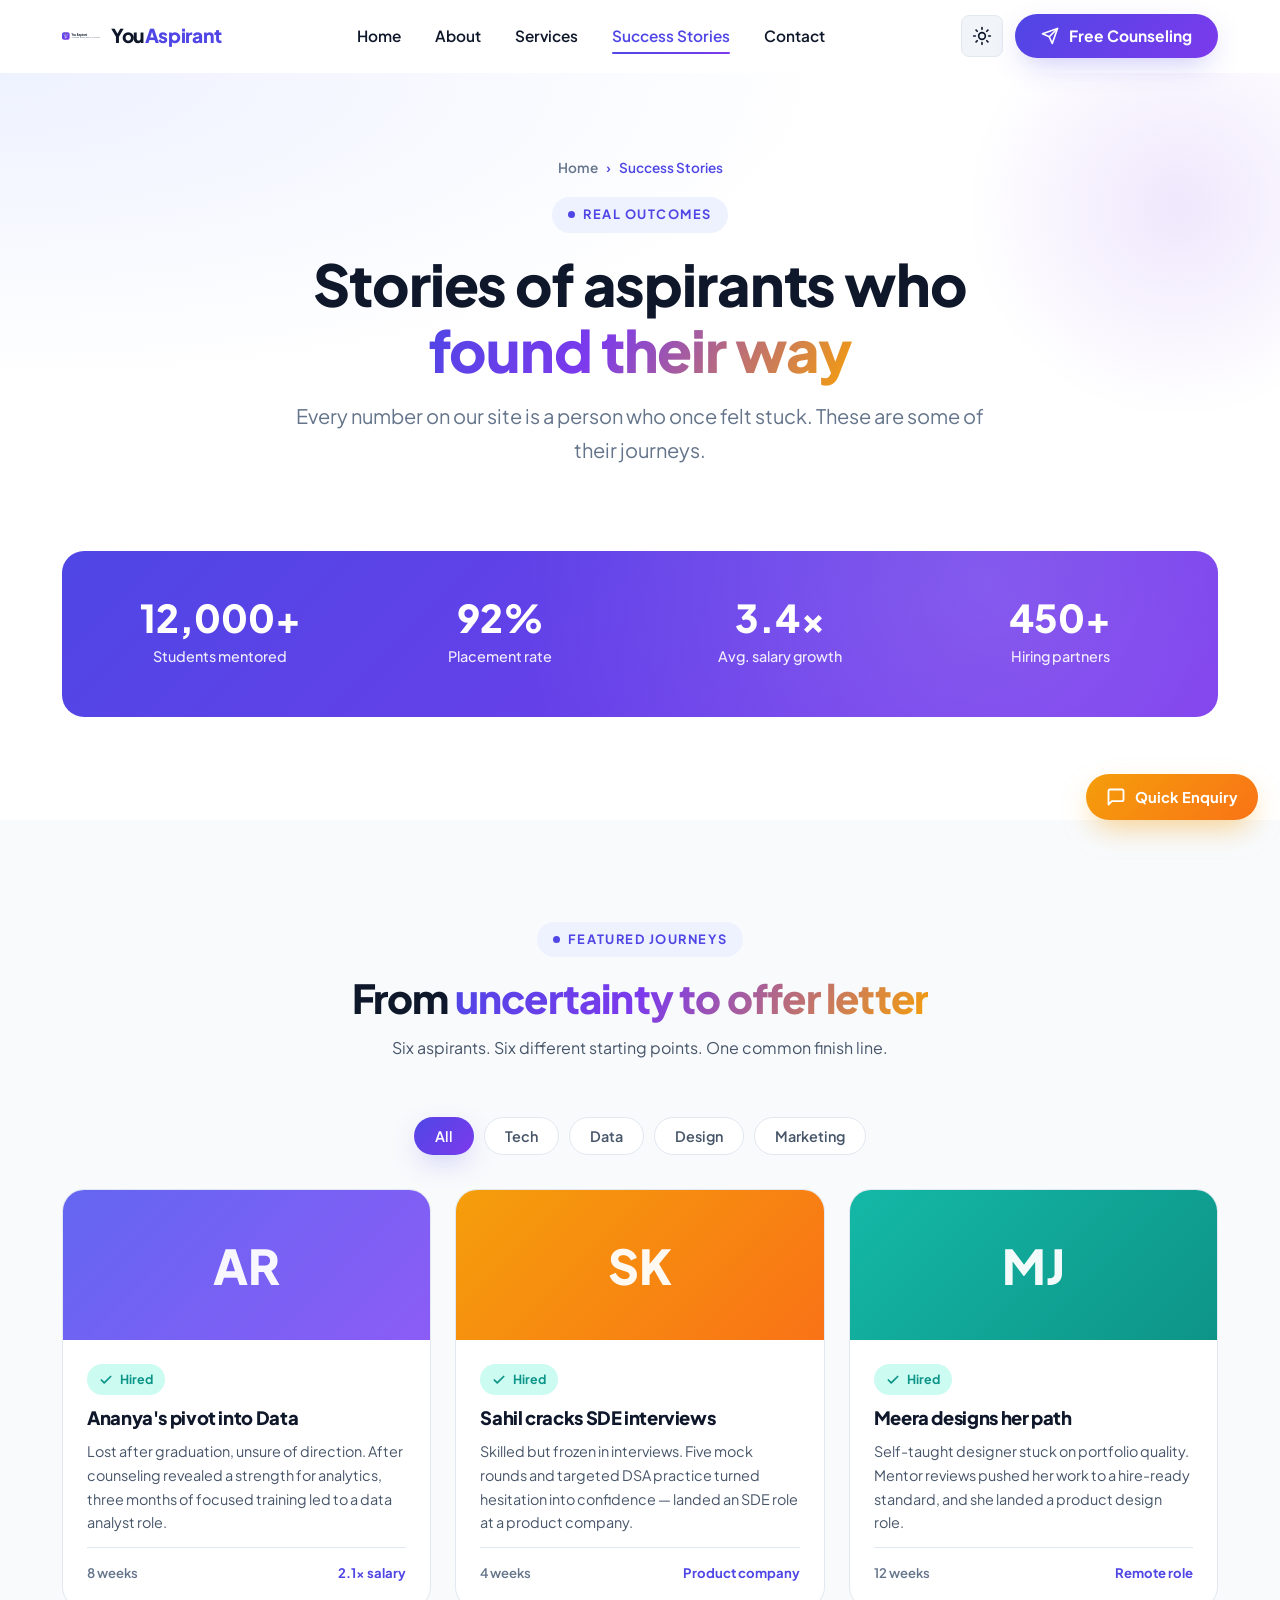
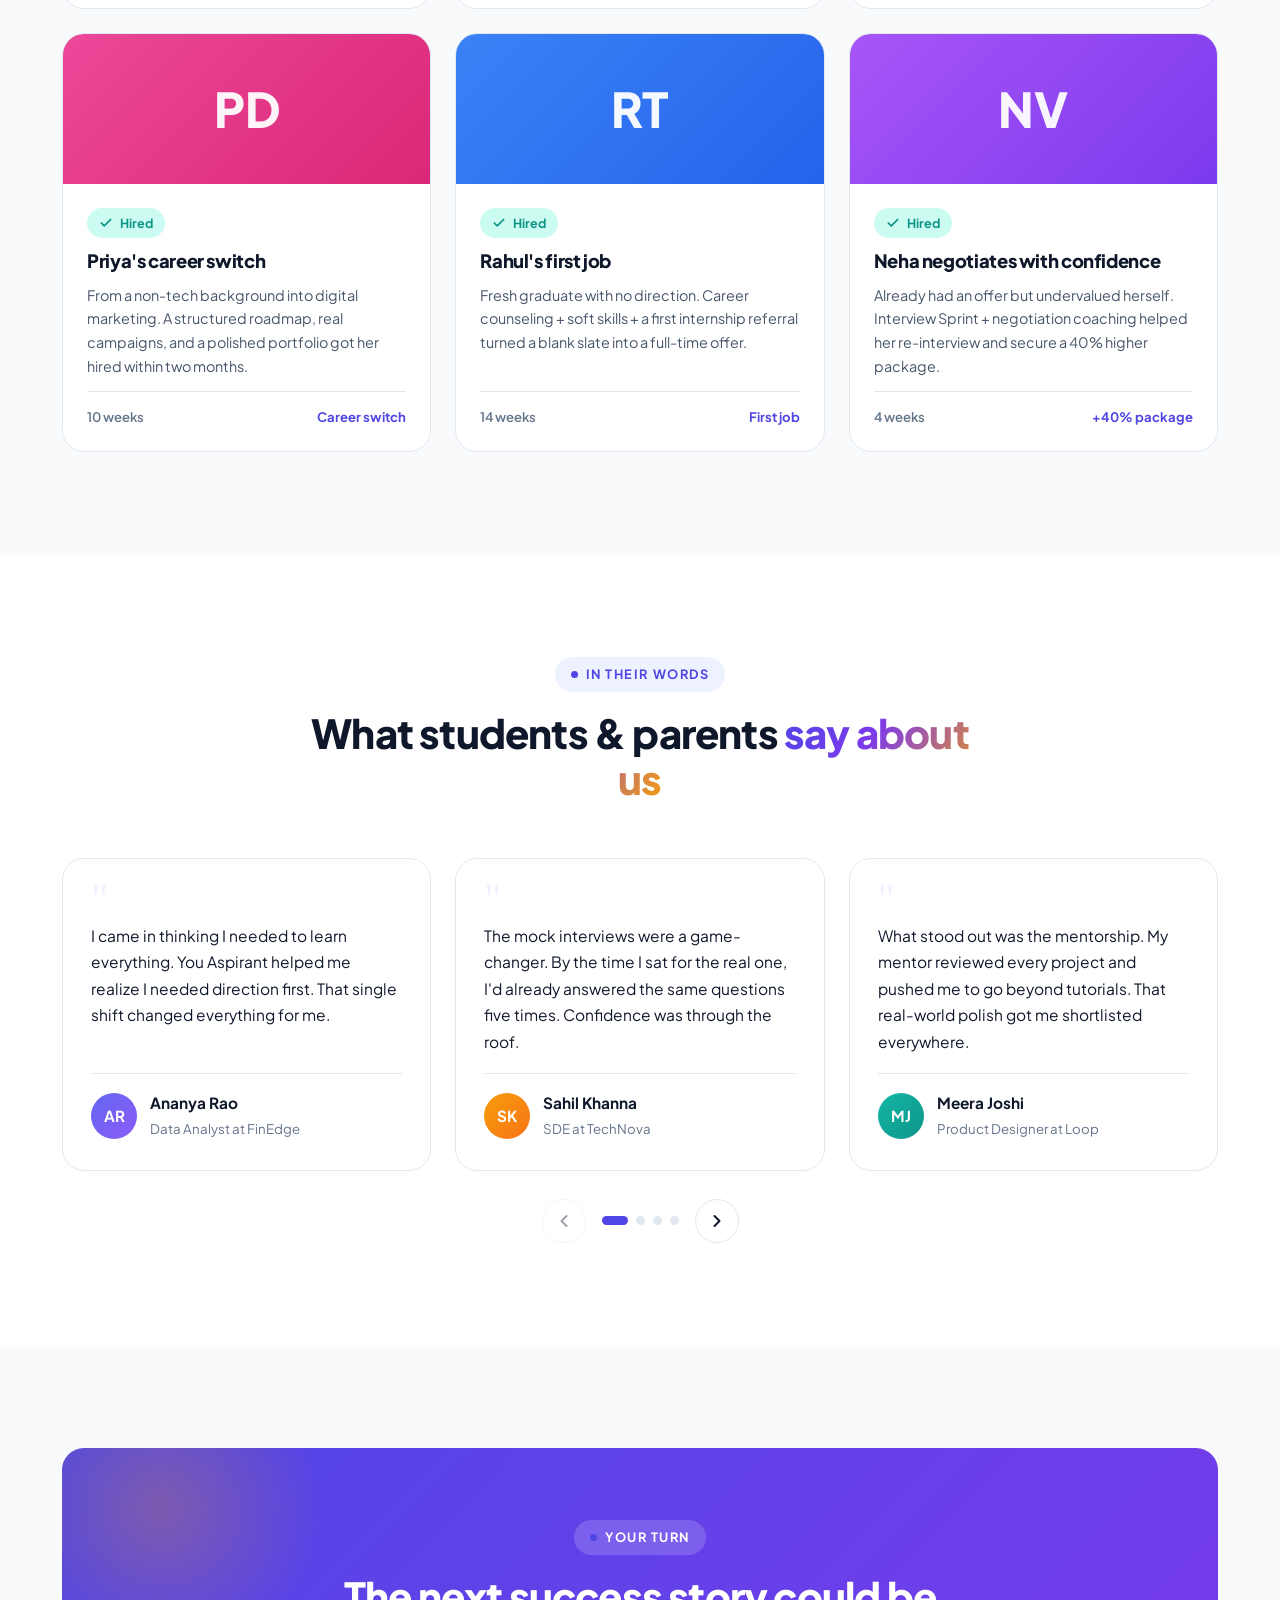
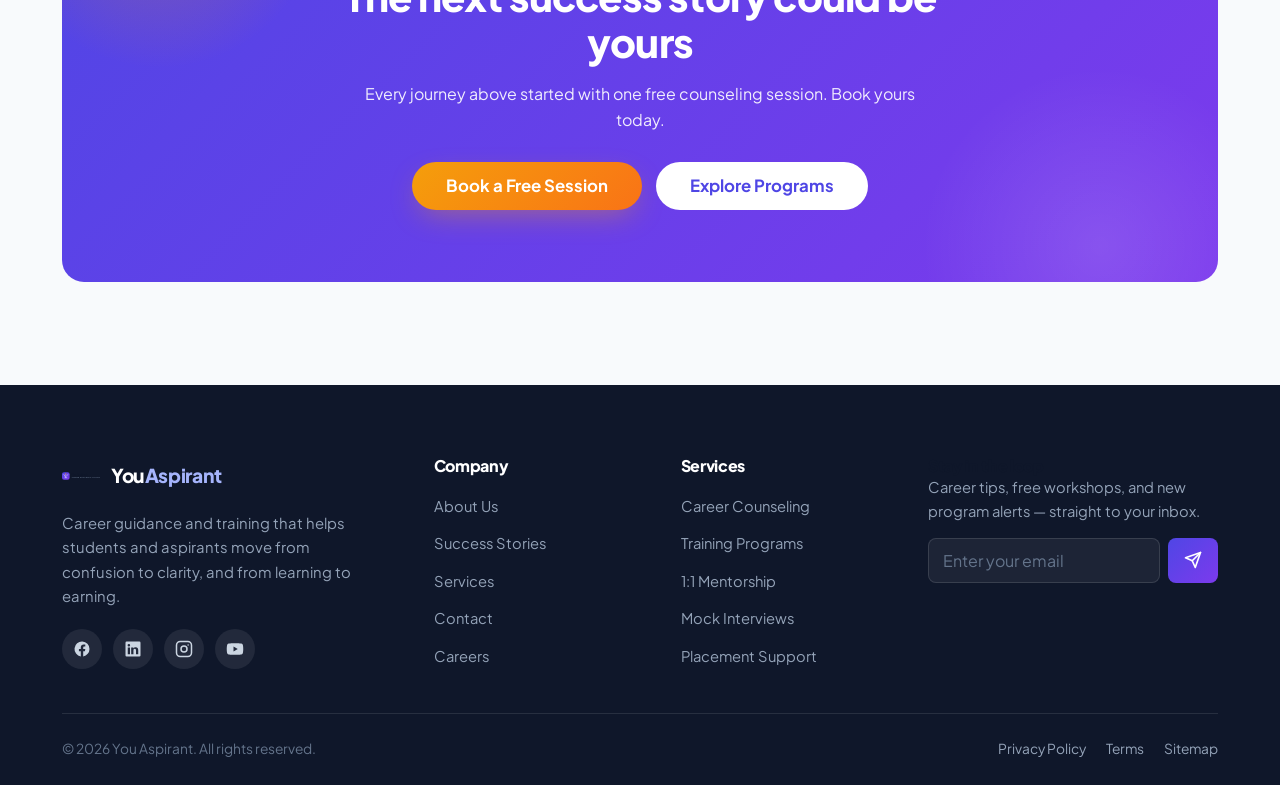
<file: success-stories.html>
<!DOCTYPE html>
<html lang="en">
<head>
  <meta charset="UTF-8" />
  <meta name="viewport" content="width=device-width, initial-scale=1.0" />
  <meta name="theme-color" content="#4f46e5" />

  <title>Success Stories &amp; Student Testimonials | You Aspirant</title>
  <meta name="description" content="Read real success stories and testimonials from You Aspirant students who landed dream roles through career counseling, training, mentorship, and placement support." />
  <meta name="keywords" content="student success stories, career testimonials, placement success, aspirant reviews, career transformation" />
  <meta name="robots" content="index, follow" />
  <link rel="canonical" href="https://www.youaspirant.com/success-stories.html" />

  <meta property="og:type" content="website" />
  <meta property="og:site_name" content="You Aspirant" />
  <meta property="og:title" content="Success Stories &amp; Student Testimonials | You Aspirant" />
  <meta property="og:description" content="Real stories from aspirants who turned uncertainty into offers with You Aspirant." />
  <meta property="og:url" content="https://www.youaspirant.com/success-stories.html" />
  <meta property="og:image" content="https://www.youaspirant.com/assets/og-cover.svg" />
  <meta name="twitter:card" content="summary_large_image" />

  <link rel="icon" type="image/svg+xml" href="assets/favicon.svg" />
  <link rel="preconnect" href="https://fonts.googleapis.com" />
  <link rel="preconnect" href="https://fonts.gstatic.com" crossorigin />
  <link href="https://fonts.googleapis.com/css2?family=Plus+Jakarta+Sans:wght@400;500;600;700;800&display=swap" rel="stylesheet" />
  <link rel="stylesheet" href="css/styles.css" />
</head>
<body>
  <a class="skip-link" href="#main">Skip to content</a>

  <header class="header">
    <div class="container nav">
      <a href="index.html" class="brand" aria-label="You Aspirant home">
        <img class="brand-mark" src="assets/logo.svg" alt="You Aspirant logo" width="38" height="38" />
        <span class="brand-name">You<span>Aspirant</span></span>
      </a>
      <nav class="nav-links" id="primary-nav" aria-label="Primary">
        <a href="index.html">Home</a>
        <a href="about.html">About</a>
        <a href="services.html">Services</a>
        <a href="success-stories.html" class="active">Success Stories</a>
        <a href="contact.html">Contact</a>
      </nav>
      <div class="nav-actions">
        <a href="contact.html" class="btn btn-primary">
          <svg viewBox="0 0 24 24" fill="none" stroke="currentColor" stroke-width="2.2" stroke-linecap="round" stroke-linejoin="round"><path d="M22 2 11 13"/><path d="M22 2 15 22l-4-9-9-4Z"/></svg>
          Free Counseling
        </a>
        <button class="nav-toggle" aria-label="Toggle menu" aria-controls="primary-nav" aria-expanded="false">
          <span></span><span></span><span></span>
        </button>
      </div>
    </div>
  </header>

  <main id="main">
    <section class="page-hero">
      <div class="container">
        <nav class="breadcrumb" aria-label="Breadcrumb">
          <a href="index.html">Home</a> <span>›</span> <span>Success Stories</span>
        </nav>
        <span class="eyebrow">Real outcomes</span>
        <h1>Stories of aspirants who <span class="text-gradient">found their way</span></h1>
        <p class="lead">Every number on our site is a person who once felt stuck. These are some of their journeys.</p>
      </div>
    </section>

    <!-- IMPACT STATS -->
    <section class="section" style="padding-top:0">
      <div class="container">
        <div class="stats-bar reveal">
          <div class="stat"><div class="num" data-count="12000" data-suffix="+">0</div><div class="lbl">Students mentored</div></div>
          <div class="stat"><div class="num" data-count="92" data-suffix="%">0</div><div class="lbl">Placement rate</div></div>
          <div class="stat"><div class="num" data-count="3.4" data-suffix="x">0</div><div class="lbl">Avg. salary growth</div></div>
          <div class="stat"><div class="num" data-count="450" data-suffix="+">0</div><div class="lbl">Hiring partners</div></div>
        </div>
      </div>
    </section>

    <!-- FEATURED STORIES -->
    <section class="section section--soft">
      <div class="container">
        <div class="section-head reveal">
          <span class="eyebrow">Featured journeys</span>
          <h2>From <span class="text-gradient">uncertainty to offer letter</span></h2>
          <p>Six aspirants. Six different starting points. One common finish line.</p>
        </div>
        <div class="grid grid-3">
          <article class="story-card reveal">
            <div class="story-banner" style="background:linear-gradient(135deg,#6366f1,#8b5cf6)"><span class="initials">AR</span></div>
            <div class="story-body">
              <span class="story-badge"><svg viewBox="0 0 24 24" fill="none" stroke="currentColor" stroke-width="3" stroke-linecap="round" stroke-linejoin="round" style="width:14px;height:14px"><path d="M20 6 9 17l-5-5"/></svg> Hired</span>
              <h3>Ananya's pivot into Data</h3>
              <p>Lost after graduation, unsure of direction. After counseling revealed a strength for analytics, three months of focused training led to a data analyst role.</p>
              <div class="story-meta"><span>8 weeks</span><span class="achieved">2.1x salary</span></div>
            </div>
          </article>
          <article class="story-card reveal d1">
            <div class="story-banner" style="background:linear-gradient(135deg,#f59e0b,#f97316)"><span class="initials">SK</span></div>
            <div class="story-body">
              <span class="story-badge"><svg viewBox="0 0 24 24" fill="none" stroke="currentColor" stroke-width="3" stroke-linecap="round" stroke-linejoin="round" style="width:14px;height:14px"><path d="M20 6 9 17l-5-5"/></svg> Hired</span>
              <h3>Sahil cracks SDE interviews</h3>
              <p>Skilled but frozen in interviews. Five mock rounds and targeted DSA practice turned hesitation into confidence — landed an SDE role at a product company.</p>
              <div class="story-meta"><span>4 weeks</span><span class="achieved">Product company</span></div>
            </div>
          </article>
          <article class="story-card reveal d2">
            <div class="story-banner" style="background:linear-gradient(135deg,#14b8a6,#0d9488)"><span class="initials">MJ</span></div>
            <div class="story-body">
              <span class="story-badge"><svg viewBox="0 0 24 24" fill="none" stroke="currentColor" stroke-width="3" stroke-linecap="round" stroke-linejoin="round" style="width:14px;height:14px"><path d="M20 6 9 17l-5-5"/></svg> Hired</span>
              <h3>Meera designs her path</h3>
              <p>Self-taught designer stuck on portfolio quality. Mentor reviews pushed her work to a hire-ready standard, and she landed a product design role.</p>
              <div class="story-meta"><span>12 weeks</span><span class="achieved">Remote role</span></div>
            </div>
          </article>
          <article class="story-card reveal">
            <div class="story-banner" style="background:linear-gradient(135deg,#ec4899,#db2777)"><span class="initials">PD</span></div>
            <div class="story-body">
              <span class="story-badge"><svg viewBox="0 0 24 24" fill="none" stroke="currentColor" stroke-width="3" stroke-linecap="round" stroke-linejoin="round" style="width:14px;height:14px"><path d="M20 6 9 17l-5-5"/></svg> Hired</span>
              <h3>Priya's career switch</h3>
              <p>From a non-tech background into digital marketing. A structured roadmap, real campaigns, and a polished portfolio got her hired within two months.</p>
              <div class="story-meta"><span>10 weeks</span><span class="achieved">Career switch</span></div>
            </div>
          </article>
          <article class="story-card reveal d1">
            <div class="story-banner" style="background:linear-gradient(135deg,#3b82f6,#2563eb)"><span class="initials">RT</span></div>
            <div class="story-body">
              <span class="story-badge"><svg viewBox="0 0 24 24" fill="none" stroke="currentColor" stroke-width="3" stroke-linecap="round" stroke-linejoin="round" style="width:14px;height:14px"><path d="M20 6 9 17l-5-5"/></svg> Hired</span>
              <h3>Rahul's first job</h3>
              <p>Fresh graduate with no direction. Career counseling + soft skills + a first internship referral turned a blank slate into a full-time offer.</p>
              <div class="story-meta"><span>14 weeks</span><span class="achieved">First job</span></div>
            </div>
          </article>
          <article class="story-card reveal d2">
            <div class="story-banner" style="background:linear-gradient(135deg,#a855f7,#7c3aed)"><span class="initials">NV</span></div>
            <div class="story-body">
              <span class="story-badge"><svg viewBox="0 0 24 24" fill="none" stroke="currentColor" stroke-width="3" stroke-linecap="round" stroke-linejoin="round" style="width:14px;height:14px"><path d="M20 6 9 17l-5-5"/></svg> Hired</span>
              <h3>Neha negotiates with confidence</h3>
              <p>Already had an offer but undervalued herself. Interview Sprint + negotiation coaching helped her re-interview and secure a 40% higher package.</p>
              <div class="story-meta"><span>4 weeks</span><span class="achieved">+40% package</span></div>
            </div>
          </article>
        </div>
      </div>
    </section>

    <!-- TESTIMONIALS -->
    <section class="section">
      <div class="container">
        <div class="section-head reveal">
          <span class="eyebrow">In their words</span>
          <h2>What students &amp; parents <span class="text-gradient">say about us</span></h2>
        </div>
        <div class="testimonials-track">
          <figure class="testimonial reveal">
            <div class="quote-mark" aria-hidden="true">"</div>
            <p>I came in thinking I needed to learn everything. You Aspirant helped me realize I needed direction first. That single shift changed everything for me.</p>
            <figcaption class="testimonial-author">
              <span class="author-avatar" style="background:linear-gradient(135deg,#6366f1,#8b5cf6)">AR</span>
              <span class="author-info"><strong>Ananya Rao</strong><span>Data Analyst at FinEdge</span></span>
            </figcaption>
          </figure>
          <figure class="testimonial reveal d1">
            <div class="quote-mark" aria-hidden="true">"</div>
            <p>The mock interviews were a game-changer. By the time I sat for the real one, I'd already answered the same questions five times. Confidence was through the roof.</p>
            <figcaption class="testimonial-author">
              <span class="author-avatar" style="background:linear-gradient(135deg,#f59e0b,#f97316)">SK</span>
              <span class="author-info"><strong>Sahil Khanna</strong><span>SDE at TechNova</span></span>
            </figcaption>
          </figure>
          <figure class="testimonial reveal d2">
            <div class="quote-mark" aria-hidden="true">"</div>
            <p>What stood out was the mentorship. My mentor reviewed every project and pushed me to go beyond tutorials. That real-world polish got me shortlisted everywhere.</p>
            <figcaption class="testimonial-author">
              <span class="author-avatar" style="background:linear-gradient(135deg,#14b8a6,#0d9488)">MJ</span>
              <span class="author-info"><strong>Meera Joshi</strong><span>Product Designer at Loop</span></span>
            </figcaption>
          </figure>
        </div>
        <div class="grid grid-3" style="margin-top:24px">
          <figure class="testimonial reveal">
            <div class="quote-mark" aria-hidden="true">"</div>
            <p>As a parent I was worried about my son's career confusion. The team was honest, patient, and never pushed a sale. That honesty built our trust.</p>
            <figcaption class="testimonial-author">
              <span class="author-avatar" style="background:linear-gradient(135deg,#3b82f6,#2563eb)">RS</span>
              <span class="author-info"><strong>Rajesh Sharma</strong><span>Parent</span></span>
            </figcaption>
          </figure>
          <figure class="testimonial reveal d1">
            <div class="quote-mark" aria-hidden="true">"</div>
            <p>The placement support didn't stop. Even after my first interview fell through, they kept referring me. I finally landed a role I genuinely wanted.</p>
            <figcaption class="testimonial-author">
              <span class="author-avatar" style="background:linear-gradient(135deg,#ec4899,#db2777)">PD</span>
              <span class="author-info"><strong>Priya Das</strong><span>Marketing Associate at Bloom</span></span>
            </figcaption>
          </figure>
          <figure class="testimonial reveal d2">
            <div class="quote-mark" aria-hidden="true">"</div>
            <p>I switched careers from a completely different field. The structured roadmap made a scary change feel doable, step by step. Worth every minute.</p>
            <figcaption class="testimonial-author">
              <span class="author-avatar" style="background:linear-gradient(135deg,#a855f7,#7c3aed)">NV</span>
              <span class="author-info"><strong>Neha Verma</strong><span>Cloud Engineer at Skyline</span></span>
            </figcaption>
          </figure>
        </div>
      </div>
    </section>

    <!-- CTA -->
    <section class="section section--soft">
      <div class="container">
        <div class="cta-band reveal">
          <span class="eyebrow" style="background:rgba(255,255,255,.16);color:#fff">Your turn</span>
          <h2>The next success story could be yours</h2>
          <p>Every journey above started with one free counseling session. Book yours today.</p>
          <div class="hero-actions">
            <a href="contact.html" class="btn btn-accent btn-lg">Book a Free Session</a>
            <a href="services.html" class="btn btn-light btn-lg">Explore Programs</a>
          </div>
        </div>
      </div>
    </section>
  </main>

  <footer class="footer">
    <div class="container">
      <div class="footer-top">
        <div class="footer-about">
          <a href="index.html" class="brand">
            <img class="brand-mark" src="assets/logo.svg" alt="You Aspirant logo" width="38" height="38" />
            <span class="brand-name" style="color:#fff">You<span style="color:#a5b4fc">Aspirant</span></span>
          </a>
          <p>Career guidance and training that helps students and aspirants move from confusion to clarity, and from learning to earning.</p>
          <div class="footer-socials">
            <a href="#" aria-label="Facebook"><svg viewBox="0 0 24 24" fill="currentColor"><path d="M22 12a10 10 0 1 0-11.6 9.9v-7H7.9V12h2.5V9.8c0-2.5 1.5-3.9 3.8-3.9 1.1 0 2.2.2 2.2.2v2.5h-1.2c-1.2 0-1.6.8-1.6 1.6V12h2.8l-.5 2.9h-2.3v7A10 10 0 0 0 22 12Z"/></svg></a>
            <a href="#" aria-label="LinkedIn"><svg viewBox="0 0 24 24" fill="currentColor"><path d="M20.5 2h-17A1.5 1.5 0 0 0 2 3.5v17A1.5 1.5 0 0 0 3.5 22h17a1.5 1.5 0 0 0 1.5-1.5v-17A1.5 1.5 0 0 0 20.5 2ZM8 19H5v-9h3v9Zm-1.5-10.3A1.7 1.7 0 1 1 8.2 7a1.7 1.7 0 0 1-1.7 1.7ZM19 19h-3v-4.7c0-1.1 0-2.6-1.6-2.6S12.6 13 12.6 14.2V19h-3v-9h2.9v1.3a3.2 3.2 0 0 1 2.9-1.6c3.1 0 3.6 2 3.6 4.7V19Z"/></svg></a>
            <a href="#" aria-label="Instagram"><svg viewBox="0 0 24 24" fill="none" stroke="currentColor" stroke-width="2"><rect x="2" y="2" width="20" height="20" rx="5"/><circle cx="12" cy="12" r="4"/><circle cx="17.5" cy="6.5" r="1" fill="currentColor" stroke="none"/></svg></a>
            <a href="#" aria-label="YouTube"><svg viewBox="0 0 24 24" fill="currentColor"><path d="M23 12s0-3.5-.5-5.2a2.8 2.8 0 0 0-2-2C18.8 4.3 12 4.3 12 4.3s-6.8 0-8.5.5a2.8 2.8 0 0 0-2 2C1 8.5 1 12 1 12s0 3.5.5 5.2a2.8 2.8 0 0 0 2 2c1.7.5 8.5.5 8.5.5s6.8 0 8.5-.5a2.8 2.8 0 0 0 2-2C23 15.5 23 12 23 12Zm-13 3.3V8.7l5.7 3.3-5.7 3.3Z"/></svg></a>
          </div>
        </div>
        <div class="footer-col">
          <h4>Company</h4>
          <ul>
            <li><a href="about.html">About Us</a></li>
            <li><a href="success-stories.html">Success Stories</a></li>
            <li><a href="services.html">Services</a></li>
            <li><a href="contact.html">Contact</a></li>
            <li><a href="about.html#careers">Careers</a></li>
          </ul>
        </div>
        <div class="footer-col">
          <h4>Services</h4>
          <ul>
            <li><a href="services.html">Career Counseling</a></li>
            <li><a href="services.html">Training Programs</a></li>
            <li><a href="services.html">1:1 Mentorship</a></li>
            <li><a href="services.html">Mock Interviews</a></li>
            <li><a href="services.html">Placement Support</a></li>
          </ul>
        </div>
        <div class="footer-newsletter">
          <h4>Stay in the loop</h4>
          <p>Career tips, free workshops, and new program alerts — straight to your inbox.</p>
          <form class="newsletter-form" novalidate>
            <label for="nl-email" class="sr-only">Email address</label>
            <input id="nl-email" type="email" placeholder="Enter your email" required />
            <button type="submit" aria-label="Subscribe">
              <svg viewBox="0 0 24 24" fill="none" stroke="currentColor" stroke-width="2.2" stroke-linecap="round" stroke-linejoin="round"><path d="m22 2-7 20-4-9-9-4Z"/><path d="M22 2 11 13"/></svg>
            </button>
          </form>
        </div>
      </div>
      <div class="footer-bottom">
        <span>&copy; <span data-year>2026</span> You Aspirant. All rights reserved.</span>
        <div class="footer-links">
          <a href="#">Privacy Policy</a>
          <a href="#">Terms</a>
          <a href="sitemap.xml">Sitemap</a>
        </div>
      </div>
    </div>
  </footer>

  <button class="to-top" aria-label="Back to top">
    <svg viewBox="0 0 24 24" fill="none" stroke="currentColor" stroke-width="2.4" stroke-linecap="round" stroke-linejoin="round"><path d="m18 15-6-6-6 6"/></svg>
  </button>

  <script src="js/main.js"></script>
</body>
</html>
</file>
<file: css/styles.css>
/* ============================================================
   You Aspirant — Career Guidance & Training
   Global Stylesheet
   ============================================================ */

/* ---------- Design Tokens ---------- */
:root {
  /* Brand colors */
  --color-primary: #4f46e5;
  --color-primary-dark: #3730a3;
  --color-primary-light: #eef2ff;
  --color-accent: #f59e0b;
  --color-accent-dark: #d97706;
  --color-accent-light: #fef3c7;
  --color-teal: #0d9488;
  --color-teal-light: #ccfbf1;

  /* Neutrals */
  --color-bg: #ffffff;
  --color-bg-soft: #f8fafc;
  --color-bg-alt: #f1f5f9;
  --color-surface: #ffffff;
  --color-border: #e2e8f0;
  --color-text: #0f172a;
  --color-text-muted: #475569;
  --color-text-soft: #64748b;

  /* Typography */
  --font-sans: "Plus Jakarta Sans", "Inter", system-ui, -apple-system, "Segoe UI", Roboto, sans-serif;
  --font-display: "Plus Jakarta Sans", "Inter", system-ui, sans-serif;

  /* Spacing & sizing */
  --container: 1200px;
  --radius-sm: 8px;
  --radius: 14px;
  --radius-lg: 22px;
  --radius-pill: 999px;

  /* Effects */
  --shadow-sm: 0 1px 2px rgba(15, 23, 42, 0.06), 0 1px 3px rgba(15, 23, 42, 0.04);
  --shadow: 0 4px 12px rgba(15, 23, 42, 0.08), 0 2px 4px rgba(15, 23, 42, 0.04);
  --shadow-lg: 0 20px 40px -12px rgba(79, 70, 229, 0.18), 0 8px 16px rgba(15, 23, 42, 0.08);
  --shadow-glow: 0 10px 30px -8px rgba(79, 70, 229, 0.35);

  --gradient-primary: linear-gradient(135deg, #4f46e5 0%, #7c3aed 100%);
  --gradient-accent: linear-gradient(135deg, #f59e0b 0%, #f97316 100%);
  --gradient-hero: radial-gradient(120% 120% at 0% 0%, #eef2ff 0%, #ffffff 55%);
  --gradient-text: linear-gradient(120deg, #4f46e5, #7c3aed 40%, #f59e0b);

  --transition: 0.28s cubic-bezier(0.4, 0, 0.2, 1);
  --header-h: 72px;
}

/* ---------- Reset & Base ---------- */
*,
*::before,
*::after {
  box-sizing: border-box;
  margin: 0;
  padding: 0;
}

html {
  scroll-behavior: smooth;
  scroll-padding-top: calc(var(--header-h) + 16px);
  -webkit-text-size-adjust: 100%;
}

body {
  font-family: var(--font-sans);
  color: var(--color-text);
  background: var(--color-bg);
  line-height: 1.65;
  font-size: 1rem;
  -webkit-font-smoothing: antialiased;
  text-rendering: optimizeLegibility;
  overflow-x: hidden;
}

img,
svg,
video {
  max-width: 100%;
  display: block;
}

a {
  color: var(--color-primary);
  text-decoration: none;
  transition: color var(--transition);
}

a:hover {
  color: var(--color-primary-dark);
}

ul {
  list-style: none;
}

button {
  font-family: inherit;
  cursor: pointer;
  border: none;
  background: none;
}

input,
textarea,
select {
  font-family: inherit;
  font-size: inherit;
}

/* ---------- Typography ---------- */
h1,
h2,
h3,
h4 {
  font-family: var(--font-display);
  line-height: 1.15;
  font-weight: 800;
  letter-spacing: -0.02em;
  color: var(--color-text);
}

h1 {
  font-size: clamp(2.2rem, 5vw, 3.6rem);
}

h2 {
  font-size: clamp(1.7rem, 3.5vw, 2.5rem);
}

h3 {
  font-size: clamp(1.2rem, 2vw, 1.45rem);
}

p {
  color: var(--color-text-muted);
}

.lead {
  font-size: clamp(1.05rem, 1.6vw, 1.25rem);
  color: var(--color-text-soft);
  line-height: 1.7;
}

.text-gradient {
  background: var(--gradient-text);
  -webkit-background-clip: text;
  background-clip: text;
  -webkit-text-fill-color: transparent;
  color: transparent;
}

.eyebrow {
  display: inline-flex;
  align-items: center;
  gap: 8px;
  font-size: 0.8rem;
  font-weight: 700;
  letter-spacing: 0.12em;
  text-transform: uppercase;
  color: var(--color-primary);
  padding: 7px 16px;
  background: var(--color-primary-light);
  border-radius: var(--radius-pill);
  margin-bottom: 18px;
}

.eyebrow::before {
  content: "";
  width: 7px;
  height: 7px;
  border-radius: 50%;
  background: var(--color-primary);
}

/* ---------- Layout ---------- */
.container {
  width: 100%;
  max-width: var(--container);
  margin-inline: auto;
  padding-inline: 22px;
}

.section {
  padding-block: clamp(60px, 8vw, 110px);
}

.section--soft {
  background: var(--color-bg-soft);
}

.section--alt {
  background: var(--color-bg-alt);
}

.section--tint {
  background: var(--gradient-hero);
}

.section-head {
  max-width: 680px;
  margin-inline: auto;
  text-align: center;
  margin-bottom: clamp(36px, 5vw, 56px);
}

.section-head p {
  margin-top: 14px;
}

.grid {
  display: grid;
  gap: 24px;
}

.grid-2 {
  grid-template-columns: repeat(2, 1fr);
}

.grid-3 {
  grid-template-columns: repeat(3, 1fr);
}

.grid-4 {
  grid-template-columns: repeat(4, 1fr);
}

.split {
  display: grid;
  grid-template-columns: 1fr 1fr;
  gap: clamp(32px, 5vw, 64px);
  align-items: center;
}

/* ---------- Buttons ---------- */
.btn {
  display: inline-flex;
  align-items: center;
  justify-content: center;
  gap: 10px;
  padding: 13px 26px;
  font-weight: 700;
  font-size: 0.97rem;
  border-radius: var(--radius-pill);
  transition: transform var(--transition), box-shadow var(--transition),
    background var(--transition), color var(--transition);
  white-space: nowrap;
  line-height: 1;
}

.btn svg {
  width: 18px;
  height: 18px;
}

.btn-primary {
  background: var(--gradient-primary);
  color: #fff;
  box-shadow: var(--shadow-glow);
}

.btn-primary:hover {
  color: #fff;
  transform: translateY(-2px);
  box-shadow: 0 14px 34px -8px rgba(79, 70, 229, 0.5);
}

.btn-accent {
  background: var(--gradient-accent);
  color: #fff;
  box-shadow: 0 10px 30px -8px rgba(245, 158, 11, 0.45);
}

.btn-accent:hover {
  color: #fff;
  transform: translateY(-2px);
}

.btn-ghost {
  background: transparent;
  color: var(--color-text);
  border: 1.5px solid var(--color-border);
}

.btn-ghost:hover {
  border-color: var(--color-primary);
  color: var(--color-primary);
  transform: translateY(-2px);
}

.btn-light {
  background: #fff;
  color: var(--color-primary);
}

.btn-light:hover {
  color: var(--color-primary-dark);
  transform: translateY(-2px);
  box-shadow: var(--shadow);
}

.btn-block {
  width: 100%;
}

.btn-lg {
  padding: 16px 34px;
  font-size: 1.05rem;
}

/* ---------- Header / Nav ---------- */
.header {
  position: sticky;
  top: 0;
  z-index: 1000;
  background: rgba(255, 255, 255, 0.85);
  backdrop-filter: saturate(180%) blur(14px);
  -webkit-backdrop-filter: saturate(180%) blur(14px);
  border-bottom: 1px solid transparent;
  transition: border-color var(--transition), box-shadow var(--transition),
    background var(--transition);
}

.header.scrolled {
  border-bottom-color: var(--color-border);
  box-shadow: var(--shadow-sm);
}

.nav {
  height: var(--header-h);
  display: flex;
  align-items: center;
  justify-content: space-between;
  gap: 20px;
}

.brand {
  display: flex;
  align-items: center;
  gap: 11px;
  font-weight: 800;
  font-size: 1.2rem;
  letter-spacing: -0.02em;
  color: var(--color-text);
  flex-shrink: 0;
}

.brand:hover {
  color: var(--color-text);
}

.brand-mark {
  width: 38px;
  height: 38px;
  flex-shrink: 0;
}

.brand-name span {
  color: var(--color-primary);
}

.nav-links {
  display: flex;
  align-items: center;
  gap: 4px;
}

.nav-links a {
  position: relative;
  color: var(--color-text);
  font-weight: 600;
  font-size: 0.96rem;
  padding: 9px 15px;
  border-radius: var(--radius-sm);
  transition: color var(--transition), background var(--transition);
}

.nav-links a::after {
  content: "";
  position: absolute;
  left: 15px;
  right: 15px;
  bottom: 4px;
  height: 2px;
  background: var(--gradient-primary);
  border-radius: 2px;
  transform: scaleX(0);
  transform-origin: left;
  transition: transform var(--transition);
}

.nav-links a:hover {
  color: var(--color-primary);
}

.nav-links a:hover::after,
.nav-links a.active::after {
  transform: scaleX(1);
}

.nav-links a.active {
  color: var(--color-primary);
}

.nav-actions {
  display: flex;
  align-items: center;
  gap: 12px;
}

.nav-toggle {
  display: none;
  width: 44px;
  height: 44px;
  border-radius: var(--radius-sm);
  flex-direction: column;
  align-items: center;
  justify-content: center;
  gap: 5px;
}

.nav-toggle span {
  width: 22px;
  height: 2px;
  background: var(--color-text);
  border-radius: 2px;
  transition: transform var(--transition), opacity var(--transition);
}

.nav-toggle.open span:nth-child(1) {
  transform: translateY(7px) rotate(45deg);
}

.nav-toggle.open span:nth-child(2) {
  opacity: 0;
}

.nav-toggle.open span:nth-child(3) {
  transform: translateY(-7px) rotate(-45deg);
}

/* ---------- Hero ---------- */
.hero {
  position: relative;
  padding-top: clamp(50px, 7vw, 90px);
  padding-bottom: clamp(50px, 7vw, 90px);
  background: var(--gradient-hero);
  overflow: hidden;
}

.hero::before {
  content: "";
  position: absolute;
  top: -10%;
  right: -8%;
  width: 520px;
  height: 520px;
  background: radial-gradient(circle, rgba(124, 58, 237, 0.14), transparent 65%);
  border-radius: 50%;
  pointer-events: none;
}

.hero::after {
  content: "";
  position: absolute;
  bottom: -20%;
  left: -10%;
  width: 460px;
  height: 460px;
  background: radial-gradient(circle, rgba(245, 158, 11, 0.12), transparent 65%);
  border-radius: 50%;
  pointer-events: none;
}

.hero-grid {
  display: grid;
  grid-template-columns: 1.05fr 0.95fr;
  gap: clamp(32px, 5vw, 64px);
  align-items: center;
  position: relative;
  z-index: 1;
}

.hero h1 {
  margin-bottom: 20px;
}

.hero .lead {
  margin-bottom: 30px;
  max-width: 540px;
}

.hero-actions {
  display: flex;
  flex-wrap: wrap;
  gap: 14px;
  margin-bottom: 34px;
}

.hero-trust {
  display: flex;
  align-items: center;
  gap: 18px;
  flex-wrap: wrap;
}

.avatars {
  display: flex;
}

.avatar {
  width: 44px;
  height: 44px;
  border-radius: 50%;
  border: 3px solid #fff;
  display: flex;
  align-items: center;
  justify-content: center;
  font-weight: 700;
  font-size: 0.85rem;
  color: #fff;
  margin-left: -12px;
  box-shadow: var(--shadow-sm);
}

.avatar:first-child {
  margin-left: 0;
}

.avatar.c1 {
  background: linear-gradient(135deg, #6366f1, #8b5cf6);
}
.avatar.c2 {
  background: linear-gradient(135deg, #f59e0b, #f97316);
}
.avatar.c3 {
  background: linear-gradient(135deg, #14b8a6, #0d9488);
}
.avatar.c4 {
  background: linear-gradient(135deg, #ec4899, #db2777);
}
.avatar.c5 {
  background: linear-gradient(135deg, #3b82f6, #2563eb);
}

.stars {
  color: var(--color-accent);
  letter-spacing: 2px;
  font-size: 0.95rem;
}

.hero-trust small {
  color: var(--color-text-soft);
  font-weight: 600;
}

/* Hero visual */
.hero-visual {
  position: relative;
}

.hero-card {
  background: #fff;
  border-radius: var(--radius-lg);
  box-shadow: var(--shadow-lg);
  padding: 26px;
  position: relative;
}

.hero-card-top {
  display: flex;
  align-items: center;
  justify-content: space-between;
  margin-bottom: 18px;
}

.hero-card-top h4 {
  font-size: 1.05rem;
}

.badge-dot {
  display: inline-flex;
  align-items: center;
  gap: 7px;
  font-size: 0.78rem;
  font-weight: 700;
  color: var(--color-teal);
  background: var(--color-teal-light);
  padding: 5px 12px;
  border-radius: var(--radius-pill);
}

.badge-dot::before {
  content: "";
  width: 7px;
  height: 7px;
  border-radius: 50%;
  background: var(--color-teal);
  animation: pulse 1.8s infinite;
}

@keyframes pulse {
  0%,
  100% {
    opacity: 1;
    transform: scale(1);
  }
  50% {
    opacity: 0.5;
    transform: scale(1.3);
  }
}

.progress-row {
  margin-bottom: 16px;
}

.progress-row .lbl {
  display: flex;
  justify-content: space-between;
  font-size: 0.85rem;
  margin-bottom: 7px;
  font-weight: 600;
}

.progress-row .lbl span:last-child {
  color: var(--color-primary);
}

.bar {
  height: 8px;
  background: var(--color-bg-alt);
  border-radius: var(--radius-pill);
  overflow: hidden;
}

.bar > i {
  display: block;
  height: 100%;
  background: var(--gradient-primary);
  border-radius: var(--radius-pill);
  width: 0;
  transition: width 1.2s cubic-bezier(0.4, 0, 0.2, 1);
}

.hero-stat-row {
  display: grid;
  grid-template-columns: repeat(3, 1fr);
  gap: 12px;
  margin-top: 22px;
  padding-top: 22px;
  border-top: 1px solid var(--color-border);
}

.hero-stat .num {
  font-size: 1.4rem;
  font-weight: 800;
  font-family: var(--font-display);
  color: var(--color-text);
}

.hero-stat .lbl {
  font-size: 0.76rem;
  color: var(--color-text-soft);
  font-weight: 600;
}

.float-chip {
  position: absolute;
  background: #fff;
  border-radius: var(--radius);
  box-shadow: var(--shadow-lg);
  padding: 12px 16px;
  display: flex;
  align-items: center;
  gap: 11px;
  font-weight: 700;
  font-size: 0.88rem;
  z-index: 2;
}

.float-chip .ic {
  width: 36px;
  height: 36px;
  border-radius: 10px;
  display: grid;
  place-items: center;
  flex-shrink: 0;
}

.float-chip .ic svg {
  width: 20px;
  height: 20px;
}

.chip-1 {
  top: -22px;
  left: -26px;
  animation: float 5s ease-in-out infinite;
}

.chip-1 .ic {
  background: var(--color-accent-light);
  color: var(--color-accent-dark);
}

.chip-2 {
  bottom: -22px;
  right: -22px;
  animation: float 6s ease-in-out infinite reverse;
}

.chip-2 .ic {
  background: var(--color-primary-light);
  color: var(--color-primary);
}

@keyframes float {
  0%,
  100% {
    transform: translateY(0);
  }
  50% {
    transform: translateY(-10px);
  }
}

/* ---------- Stats Bar ---------- */
.stats-bar {
  display: grid;
  grid-template-columns: repeat(4, 1fr);
  gap: 24px;
  padding: clamp(34px, 5vw, 48px) 30px;
  background: var(--gradient-primary);
  border-radius: var(--radius-lg);
  color: #fff;
  position: relative;
  overflow: hidden;
}

.stats-bar::after {
  content: "";
  position: absolute;
  inset: 0;
  background: radial-gradient(circle at 80% 20%, rgba(255, 255, 255, 0.15), transparent 50%);
  pointer-events: none;
}

.stat {
  text-align: center;
  position: relative;
  z-index: 1;
}

.stat .num {
  font-size: clamp(1.9rem, 3vw, 2.6rem);
  font-weight: 800;
  font-family: var(--font-display);
  line-height: 1;
}

.stat .lbl {
  margin-top: 8px;
  font-size: 0.9rem;
  opacity: 0.9;
  font-weight: 500;
}

/* ---------- Cards ---------- */
.card {
  background: var(--color-surface);
  border: 1px solid var(--color-border);
  border-radius: var(--radius-lg);
  padding: 30px;
  transition: transform var(--transition), box-shadow var(--transition),
    border-color var(--transition);
  height: 100%;
}

.card:hover {
  transform: translateY(-6px);
  box-shadow: var(--shadow-lg);
  border-color: transparent;
}

.service-card {
  display: flex;
  flex-direction: column;
  gap: 16px;
  position: relative;
  overflow: hidden;
}

.service-card::before {
  content: "";
  position: absolute;
  top: 0;
  left: 0;
  width: 100%;
  height: 4px;
  background: var(--gradient-primary);
  transform: scaleX(0);
  transform-origin: left;
  transition: transform var(--transition);
}

.service-card:hover::before {
  transform: scaleX(1);
}

.icon-box {
  width: 58px;
  height: 58px;
  border-radius: var(--radius);
  display: grid;
  place-items: center;
  flex-shrink: 0;
}

.icon-box svg {
  width: 28px;
  height: 28px;
}

.icon-primary {
  background: var(--color-primary-light);
  color: var(--color-primary);
}

.icon-accent {
  background: var(--color-accent-light);
  color: var(--color-accent-dark);
}

.icon-teal {
  background: var(--color-teal-light);
  color: var(--color-teal);
}

.icon-pink {
  background: #fce7f3;
  color: #db2777;
}

.icon-blue {
  background: #dbeafe;
  color: #2563eb;
}

.icon-purple {
  background: #f3e8ff;
  color: #9333ea;
}

.service-card h3 {
  margin-bottom: 2px;
}

.service-card .features {
  display: flex;
  flex-direction: column;
  gap: 9px;
  margin-top: 4px;
}

.service-card .features li {
  display: flex;
  align-items: center;
  gap: 10px;
  font-size: 0.9rem;
  color: var(--color-text-muted);
}

.service-card .features li svg {
  width: 18px;
  height: 18px;
  color: var(--color-teal);
  flex-shrink: 0;
}

.card-link {
  margin-top: auto;
  display: inline-flex;
  align-items: center;
  gap: 7px;
  font-weight: 700;
  font-size: 0.92rem;
  color: var(--color-primary);
}

.card-link svg {
  width: 16px;
  height: 16px;
  transition: transform var(--transition);
}

.card-link:hover svg {
  transform: translateX(4px);
}

/* ---------- Why Choose / Feature list ---------- */
.feature-list {
  display: grid;
  gap: 18px;
}

.feature-item {
  display: flex;
  gap: 16px;
  align-items: flex-start;
}

.feature-item .ic {
  width: 48px;
  height: 48px;
  border-radius: var(--radius);
  background: var(--color-primary-light);
  color: var(--color-primary);
  display: grid;
  place-items: center;
  flex-shrink: 0;
}

.feature-item .ic svg {
  width: 24px;
  height: 24px;
}

.feature-item h4 {
  font-size: 1.05rem;
  margin-bottom: 4px;
}

.feature-item p {
  font-size: 0.93rem;
}

.check-pill {
  display: inline-flex;
  align-items: center;
  gap: 8px;
  font-size: 0.9rem;
  font-weight: 600;
  color: var(--color-text-muted);
}

.check-pill svg {
  width: 18px;
  height: 18px;
  color: var(--color-teal);
}

.checks-grid {
  display: grid;
  grid-template-columns: 1fr 1fr;
  gap: 14px;
  margin-top: 24px;
}

/* ---------- Illustration panel ---------- */
.panel {
  background: var(--gradient-primary);
  border-radius: var(--radius-lg);
  padding: clamp(30px, 4vw, 48px);
  color: #fff;
  position: relative;
  overflow: hidden;
  height: 100%;
}

.panel::after {
  content: "";
  position: absolute;
  inset: 0;
  background: radial-gradient(circle at 85% 15%, rgba(255, 255, 255, 0.18), transparent 45%);
  pointer-events: none;
}

.panel h2,
.panel h3 {
  color: #fff;
}

.panel p {
  color: rgba(255, 255, 255, 0.88);
}

.panel .eyebrow {
  background: rgba(255, 255, 255, 0.16);
  color: #fff;
}

.panel .eyebrow::before {
  background: var(--color-accent);
}

.panel-stats {
  display: grid;
  grid-template-columns: 1fr 1fr;
  gap: 18px;
  margin-top: 26px;
}

.panel-stat {
  background: rgba(255, 255, 255, 0.12);
  border: 1px solid rgba(255, 255, 255, 0.2);
  border-radius: var(--radius);
  padding: 18px;
  backdrop-filter: blur(6px);
}

.panel-stat .num {
  font-size: 1.7rem;
  font-weight: 800;
  font-family: var(--font-display);
}

.panel-stat .lbl {
  font-size: 0.85rem;
  opacity: 0.9;
}

/* ---------- Process / Steps ---------- */
.steps {
  display: grid;
  grid-template-columns: repeat(4, 1fr);
  gap: 24px;
  counter-reset: step;
}

.step {
  position: relative;
  padding: 30px 24px 26px;
  text-align: center;
}

.step .step-num {
  width: 56px;
  height: 56px;
  margin: 0 auto 18px;
  border-radius: 50%;
  background: #fff;
  border: 2px solid var(--color-border);
  display: grid;
  place-items: center;
  font-weight: 800;
  font-size: 1.2rem;
  font-family: var(--font-display);
  color: var(--color-primary);
  position: relative;
  z-index: 2;
  transition: transform var(--transition), box-shadow var(--transition);
}

.step:hover .step-num {
  transform: translateY(-4px);
  box-shadow: var(--shadow-glow);
}

.step h4 {
  font-size: 1.05rem;
  margin-bottom: 6px;
}

.step p {
  font-size: 0.9rem;
}

.step::before {
  content: "";
  position: absolute;
  top: 58px;
  left: calc(50% + 40px);
  width: calc(100% - 80px);
  height: 2px;
  background: repeating-linear-gradient(
    to right,
    var(--color-border) 0 8px,
    transparent 8px 16px
  );
  z-index: 1;
}

.step:last-child::before {
  display: none;
}

/* ---------- Programs / Pricing-ish cards ---------- */
.program-card {
  background: #fff;
  border: 1px solid var(--color-border);
  border-radius: var(--radius-lg);
  padding: 32px 28px;
  display: flex;
  flex-direction: column;
  gap: 18px;
  transition: transform var(--transition), box-shadow var(--transition);
  height: 100%;
}

.program-card:hover {
  transform: translateY(-6px);
  box-shadow: var(--shadow-lg);
}

.program-card.featured {
  border-color: var(--color-primary);
  box-shadow: var(--shadow-glow);
  position: relative;
}

.program-card.featured::after {
  content: "Most Popular";
  position: absolute;
  top: -13px;
  left: 50%;
  transform: translateX(-50%);
  background: var(--gradient-accent);
  color: #fff;
  font-size: 0.72rem;
  font-weight: 800;
  letter-spacing: 0.05em;
  text-transform: uppercase;
  padding: 6px 16px;
  border-radius: var(--radius-pill);
  white-space: nowrap;
}

.program-card .tag {
  font-size: 0.8rem;
  font-weight: 700;
  color: var(--color-primary);
  text-transform: uppercase;
  letter-spacing: 0.08em;
}

.program-card h3 {
  font-size: 1.3rem;
}

.program-meta {
  display: flex;
  flex-wrap: wrap;
  gap: 14px;
  font-size: 0.85rem;
  color: var(--color-text-soft);
  font-weight: 600;
}

.program-meta span {
  display: inline-flex;
  align-items: center;
  gap: 6px;
}

.program-meta svg {
  width: 15px;
  height: 15px;
  color: var(--color-primary);
}

.program-features {
  display: flex;
  flex-direction: column;
  gap: 11px;
}

.program-features li {
  display: flex;
  align-items: flex-start;
  gap: 10px;
  font-size: 0.92rem;
  color: var(--color-text-muted);
}

.program-features svg {
  width: 18px;
  height: 18px;
  color: var(--color-teal);
  flex-shrink: 0;
  margin-top: 3px;
}

/* ---------- Testimonials ---------- */
.testimonials-track {
  display: grid;
  grid-template-columns: repeat(3, 1fr);
  gap: 24px;
}

.testimonial {
  background: #fff;
  border: 1px solid var(--color-border);
  border-radius: var(--radius-lg);
  padding: 28px;
  display: flex;
  flex-direction: column;
  gap: 18px;
  transition: transform var(--transition), box-shadow var(--transition);
}

.testimonial:hover {
  transform: translateY(-4px);
  box-shadow: var(--shadow-lg);
}

.testimonial .quote-mark {
  font-size: 2.6rem;
  line-height: 0.6;
  color: var(--color-primary-light);
  font-family: Georgia, serif;
  height: 18px;
}

.testimonial p {
  font-size: 0.97rem;
  color: var(--color-text);
  line-height: 1.7;
  flex: 1;
}

.testimonial-author {
  display: flex;
  align-items: center;
  gap: 13px;
  padding-top: 16px;
  border-top: 1px solid var(--color-border);
}

.author-avatar {
  width: 46px;
  height: 46px;
  border-radius: 50%;
  display: grid;
  place-items: center;
  font-weight: 700;
  font-size: 0.95rem;
  color: #fff;
  flex-shrink: 0;
}

.author-info strong {
  display: block;
  font-size: 0.96rem;
  color: var(--color-text);
}

.author-info span {
  font-size: 0.83rem;
  color: var(--color-text-soft);
}

/* ---------- CTA Band ---------- */
.cta-band {
  background: var(--gradient-primary);
  border-radius: var(--radius-lg);
  padding: clamp(40px, 6vw, 72px);
  color: #fff;
  text-align: center;
  position: relative;
  overflow: hidden;
}

.cta-band::before,
.cta-band::after {
  content: "";
  position: absolute;
  border-radius: 50%;
  pointer-events: none;
}

.cta-band::before {
  top: -30%;
  left: -8%;
  width: 380px;
  height: 380px;
  background: radial-gradient(circle, rgba(245, 158, 11, 0.25), transparent 60%);
}

.cta-band::after {
  bottom: -40%;
  right: -8%;
  width: 420px;
  height: 420px;
  background: radial-gradient(circle, rgba(255, 255, 255, 0.12), transparent 60%);
}

.cta-band > * {
  position: relative;
  z-index: 1;
}

.cta-band h2 {
  color: #fff;
  max-width: 640px;
  margin-inline: auto;
}

.cta-band p {
  color: rgba(255, 255, 255, 0.9);
  max-width: 560px;
  margin: 16px auto 28px;
}

.cta-band .hero-actions {
  justify-content: center;
  margin-bottom: 0;
}

/* ---------- Page Hero (inner pages) ---------- */
.page-hero {
  background: var(--gradient-hero);
  padding-block: clamp(50px, 7vw, 84px);
  position: relative;
  overflow: hidden;
  text-align: center;
}

.page-hero::after {
  content: "";
  position: absolute;
  top: -20%;
  right: -10%;
  width: 460px;
  height: 460px;
  background: radial-gradient(circle, rgba(124, 58, 237, 0.12), transparent 65%);
  border-radius: 50%;
}

.page-hero .container {
  position: relative;
  z-index: 1;
  max-width: 760px;
}

.breadcrumb {
  display: flex;
  justify-content: center;
  gap: 8px;
  font-size: 0.85rem;
  color: var(--color-text-soft);
  margin-bottom: 18px;
  font-weight: 600;
}

.breadcrumb a {
  color: var(--color-text-soft);
}

.breadcrumb a:hover {
  color: var(--color-primary);
}

.breadcrumb span {
  color: var(--color-primary);
}

.page-hero .lead {
  margin-top: 16px;
}

/* ---------- Team ---------- */
.team-card {
  text-align: center;
  background: #fff;
  border: 1px solid var(--color-border);
  border-radius: var(--radius-lg);
  padding: 30px 22px;
  transition: transform var(--transition), box-shadow var(--transition);
}

.team-card:hover {
  transform: translateY(-6px);
  box-shadow: var(--shadow-lg);
}

.team-avatar {
  width: 110px;
  height: 110px;
  border-radius: 50%;
  margin: 0 auto 18px;
  display: grid;
  place-items: center;
  font-size: 2rem;
  font-weight: 800;
  font-family: var(--font-display);
  color: #fff;
}

.team-card h4 {
  font-size: 1.1rem;
  margin-bottom: 2px;
}

.team-card .role {
  color: var(--color-primary);
  font-weight: 600;
  font-size: 0.85rem;
  margin-bottom: 12px;
}

.team-card .bio {
  font-size: 0.88rem;
  color: var(--color-text-soft);
}

.team-socials {
  display: flex;
  justify-content: center;
  gap: 10px;
  margin-top: 16px;
}

.team-socials a {
  width: 36px;
  height: 36px;
  border-radius: 50%;
  display: grid;
  place-items: center;
  background: var(--color-bg-alt);
  color: var(--color-text-muted);
  transition: background var(--transition), color var(--transition),
    transform var(--transition);
}

.team-socials a:hover {
  background: var(--color-primary);
  color: #fff;
  transform: translateY(-3px);
}

.team-socials svg {
  width: 18px;
  height: 18px;
}

/* ---------- Value cards (about) ---------- */
.value-card {
  text-align: center;
  padding: 32px 24px;
}

/* ---------- Success stories ---------- */
.story-card {
  background: #fff;
  border: 1px solid var(--color-border);
  border-radius: var(--radius-lg);
  overflow: hidden;
  transition: transform var(--transition), box-shadow var(--transition);
  display: flex;
  flex-direction: column;
}

.story-card:hover {
  transform: translateY(-6px);
  box-shadow: var(--shadow-lg);
}

.story-banner {
  height: 150px;
  display: grid;
  place-items: center;
  position: relative;
  overflow: hidden;
}

.story-banner .initials {
  font-size: 3rem;
  font-weight: 800;
  font-family: var(--font-display);
  color: rgba(255, 255, 255, 0.95);
  position: relative;
  z-index: 1;
}

.story-body {
  padding: 24px;
  display: flex;
  flex-direction: column;
  gap: 12px;
  flex: 1;
}

.story-badge {
  display: inline-flex;
  align-items: center;
  gap: 7px;
  font-size: 0.78rem;
  font-weight: 700;
  color: var(--color-teal);
  background: var(--color-teal-light);
  padding: 5px 12px;
  border-radius: var(--radius-pill);
  align-self: flex-start;
}

.story-body h3 {
  font-size: 1.15rem;
}

.story-body p {
  font-size: 0.9rem;
  flex: 1;
}

.story-meta {
  display: flex;
  justify-content: space-between;
  align-items: center;
  padding-top: 14px;
  border-top: 1px solid var(--color-border);
  font-size: 0.82rem;
  color: var(--color-text-soft);
  font-weight: 600;
}

.story-meta .achieved {
  color: var(--color-primary);
  font-weight: 700;
}

/* ---------- Forms ---------- */
.form-card {
  background: #fff;
  border: 1px solid var(--color-border);
  border-radius: var(--radius-lg);
  padding: clamp(28px, 4vw, 40px);
  box-shadow: var(--shadow);
}

.form-card h3 {
  margin-bottom: 4px;
}

.form-card .sub {
  font-size: 0.92rem;
  margin-bottom: 24px;
}

.field {
  margin-bottom: 18px;
}

.field label {
  display: block;
  font-size: 0.88rem;
  font-weight: 600;
  margin-bottom: 7px;
  color: var(--color-text);
}

.field label .req {
  color: #e11d48;
}

.field input,
.field textarea,
.field select {
  width: 100%;
  padding: 12px 15px;
  border: 1.5px solid var(--color-border);
  border-radius: var(--radius-sm);
  background: var(--color-bg-soft);
  color: var(--color-text);
  transition: border-color var(--transition), box-shadow var(--transition),
    background var(--transition);
}

.field input:focus,
.field textarea:focus,
.field select:focus {
  outline: none;
  border-color: var(--color-primary);
  background: #fff;
  box-shadow: 0 0 0 4px rgba(79, 70, 229, 0.12);
}

.field textarea {
  resize: vertical;
  min-height: 120px;
}

.field-row {
  display: grid;
  grid-template-columns: 1fr 1fr;
  gap: 16px;
}

.form-note {
  display: flex;
  align-items: flex-start;
  gap: 10px;
  margin-top: 18px;
  font-size: 0.84rem;
  color: var(--color-text-soft);
}

.form-note svg {
  width: 18px;
  height: 18px;
  color: var(--color-teal);
  flex-shrink: 0;
  margin-top: 2px;
}

.form-success {
  display: none;
  align-items: center;
  gap: 12px;
  background: var(--color-teal-light);
  color: var(--color-teal);
  border: 1px solid #5eead4;
  border-radius: var(--radius);
  padding: 16px 18px;
  font-weight: 600;
  margin-bottom: 20px;
}

.form-success.show {
  display: flex;
  animation: fadeUp 0.4s ease;
}

.form-success svg {
  width: 22px;
  height: 22px;
  flex-shrink: 0;
}

.field-error {
  border-color: #e11d48 !important;
}

.error-msg {
  display: none;
  color: #e11d48;
  font-size: 0.8rem;
  margin-top: 5px;
  font-weight: 600;
}

.error-msg.show {
  display: block;
}

/* ---------- Contact info cards ---------- */
.info-card {
  display: flex;
  gap: 16px;
  align-items: flex-start;
  background: #fff;
  border: 1px solid var(--color-border);
  border-radius: var(--radius);
  padding: 22px;
  transition: transform var(--transition), box-shadow var(--transition);
}

.info-card:hover {
  transform: translateY(-3px);
  box-shadow: var(--shadow);
}

.info-card .ic {
  width: 48px;
  height: 48px;
  border-radius: var(--radius-sm);
  display: grid;
  place-items: center;
  flex-shrink: 0;
}

.info-card .ic svg {
  width: 22px;
  height: 22px;
}

.info-card h4 {
  font-size: 1rem;
  margin-bottom: 3px;
}

.info-card p {
  font-size: 0.9rem;
  margin: 0;
}

/* ---------- FAQ ---------- */
.faq-item {
  border: 1px solid var(--color-border);
  border-radius: var(--radius);
  background: #fff;
  overflow: hidden;
  margin-bottom: 14px;
}

.faq-q {
  width: 100%;
  display: flex;
  align-items: center;
  justify-content: space-between;
  gap: 16px;
  padding: 20px 24px;
  font-weight: 700;
  font-size: 1rem;
  color: var(--color-text);
  text-align: left;
}

.faq-q .chev {
  width: 22px;
  height: 22px;
  color: var(--color-primary);
  flex-shrink: 0;
  transition: transform var(--transition);
}

.faq-item.open .chev {
  transform: rotate(180deg);
}

.faq-a {
  max-height: 0;
  overflow: hidden;
  transition: max-height var(--transition);
}

.faq-a-inner {
  padding: 0 24px 22px;
  color: var(--color-text-muted);
  font-size: 0.94rem;
}

/* ---------- Footer ---------- */
.footer {
  background: #0f172a;
  color: #cbd5e1;
  padding-top: clamp(50px, 6vw, 72px);
}

.footer-top {
  display: grid;
  grid-template-columns: 1.6fr 1fr 1fr 1.4fr;
  gap: 40px;
  padding-bottom: 44px;
  border-bottom: 1px solid rgba(255, 255, 255, 0.1);
}

.footer .brand {
  color: #fff;
  margin-bottom: 16px;
}

.footer-about p {
  color: #94a3b8;
  font-size: 0.93rem;
  max-width: 320px;
  margin-bottom: 20px;
}

.footer-socials {
  display: flex;
  gap: 11px;
}

.footer-socials a {
  width: 40px;
  height: 40px;
  border-radius: 50%;
  display: grid;
  place-items: center;
  background: rgba(255, 255, 255, 0.08);
  color: #cbd5e1;
  transition: background var(--transition), color var(--transition),
    transform var(--transition);
}

.footer-socials a:hover {
  background: var(--color-primary);
  color: #fff;
  transform: translateY(-3px);
}

.footer-socials svg {
  width: 18px;
  height: 18px;
}

.footer-col h4 {
  color: #fff;
  font-size: 1rem;
  margin-bottom: 18px;
}

.footer-col ul {
  display: flex;
  flex-direction: column;
  gap: 11px;
}

.footer-col a {
  color: #94a3b8;
  font-size: 0.92rem;
  transition: color var(--transition), padding-left var(--transition);
}

.footer-col a:hover {
  color: #fff;
  padding-left: 4px;
}

.footer-newsletter p {
  color: #94a3b8;
  font-size: 0.92rem;
  margin-bottom: 14px;
}

.newsletter-form {
  display: flex;
  gap: 8px;
}

.newsletter-form input {
  flex: 1;
  padding: 11px 14px;
  border-radius: var(--radius-sm);
  border: 1px solid rgba(255, 255, 255, 0.12);
  background: rgba(255, 255, 255, 0.06);
  color: #fff;
}

.newsletter-form input::placeholder {
  color: #64748b;
}

.newsletter-form input:focus {
  outline: none;
  border-color: var(--color-primary);
  background: rgba(255, 255, 255, 0.1);
}

.newsletter-form button {
  padding: 11px 16px;
  border-radius: var(--radius-sm);
  background: var(--gradient-primary);
  color: #fff;
  display: grid;
  place-items: center;
  flex-shrink: 0;
}

.newsletter-form button svg {
  width: 18px;
  height: 18px;
}

.footer-bottom {
  display: flex;
  justify-content: space-between;
  align-items: center;
  flex-wrap: wrap;
  gap: 12px;
  padding: 24px 0;
  font-size: 0.86rem;
  color: #64748b;
}

.footer-bottom a {
  color: #94a3b8;
}

.footer-links {
  display: flex;
  gap: 20px;
}

/* ---------- Back to top ---------- */
.to-top {
  position: fixed;
  right: 22px;
  bottom: 22px;
  width: 46px;
  height: 46px;
  border-radius: 50%;
  background: var(--gradient-primary);
  color: #fff;
  display: grid;
  place-items: center;
  box-shadow: var(--shadow-glow);
  opacity: 0;
  visibility: hidden;
  transform: translateY(12px);
  transition: opacity var(--transition), visibility var(--transition),
    transform var(--transition);
  z-index: 900;
}

.to-top.show {
  opacity: 1;
  visibility: visible;
  transform: translateY(0);
}

.to-top svg {
  width: 20px;
  height: 20px;
}

/* ---------- Animations on scroll ---------- */
.reveal {
  opacity: 0;
  transform: translateY(26px);
  transition: opacity 0.6s ease, transform 0.6s ease;
}

.reveal.in {
  opacity: 1;
  transform: translateY(0);
}

.reveal.d1 {
  transition-delay: 0.08s;
}
.reveal.d2 {
  transition-delay: 0.16s;
}
.reveal.d3 {
  transition-delay: 0.24s;
}
.reveal.d4 {
  transition-delay: 0.32s;
}

@keyframes fadeUp {
  from {
    opacity: 0;
    transform: translateY(12px);
  }
  to {
    opacity: 1;
    transform: translateY(0);
  }
}

/* ---------- Responsive ---------- */
@media (max-width: 980px) {
  .hero-grid,
  .split {
    grid-template-columns: 1fr;
  }

  .hero-visual {
    order: -1;
    max-width: 460px;
    margin-inline: auto;
  }

  .grid-4 {
    grid-template-columns: repeat(2, 1fr);
  }

  .stats-bar {
    grid-template-columns: repeat(2, 1fr);
    gap: 30px 24px;
  }

  .steps {
    grid-template-columns: repeat(2, 1fr);
  }

  .step::before {
    display: none;
  }

  .testimonials-track {
    grid-template-columns: 1fr;
  }

  .footer-top {
    grid-template-columns: 1fr 1fr;
    gap: 32px;
  }

  .footer-about {
    grid-column: 1 / -1;
  }
}

@media (max-width: 760px) {
  .nav-links,
  .nav-actions .btn {
    display: none;
  }

  .nav-toggle {
    display: flex;
  }

  .nav-links.open {
    display: flex;
    position: absolute;
    top: var(--header-h);
    left: 0;
    right: 0;
    flex-direction: column;
    align-items: stretch;
    gap: 0;
    background: #fff;
    padding: 14px 18px 22px;
    border-bottom: 1px solid var(--color-border);
    box-shadow: var(--shadow-lg);
    animation: fadeUp 0.3s ease;
  }

  .nav-links.open a {
    padding: 13px 12px;
    border-radius: var(--radius-sm);
  }

  .nav-links.open a::after {
    display: none;
  }

  .nav-links.open a:hover,
  .nav-links.open a.active {
    background: var(--color-primary-light);
  }

  .nav-actions .btn-cta-mobile {
    display: inline-flex;
  }

  .grid-2,
  .grid-3,
  .grid-4,
  .checks-grid,
  .field-row,
  .panel-stats {
    grid-template-columns: 1fr;
  }

  .float-chip {
    display: none;
  }

  .footer-top {
    grid-template-columns: 1fr;
  }

  .footer-bottom {
    flex-direction: column;
    text-align: center;
  }

  .footer-links {
    justify-content: center;
  }
}

@media (max-width: 420px) {
  .stats-bar {
    grid-template-columns: 1fr;
  }

  .steps {
    grid-template-columns: 1fr;
  }
}

/* ---------- Accessibility ---------- */
:focus-visible {
  outline: 3px solid var(--color-primary);
  outline-offset: 2px;
  border-radius: 4px;
}

.sr-only {
  position: absolute;
  width: 1px;
  height: 1px;
  padding: 0;
  margin: -1px;
  overflow: hidden;
  clip: rect(0, 0, 0, 0);
  white-space: nowrap;
  border: 0;
}

.skip-link {
  position: absolute;
  left: -999px;
  top: 8px;
  z-index: 1100;
  background: #fff;
  color: var(--color-primary);
  padding: 10px 18px;
  border-radius: var(--radius-sm);
  font-weight: 700;
  box-shadow: var(--shadow);
}

.skip-link:focus {
  left: 12px;
}

@media (prefers-reduced-motion: reduce) {
  *,
  *::before,
  *::after {
    animation-duration: 0.001ms !important;
    animation-iteration-count: 1 !important;
    transition-duration: 0.001ms !important;
    scroll-behavior: auto !important;
  }
  .reveal {
    opacity: 1;
    transform: none;
  }
}
/* ============================================================
   You Aspirant — Dynamic / Interactive layer
   ============================================================ */

/* ---------- Page enter ---------- */
main {
  animation: mainFade 0.45s ease;
}
@keyframes mainFade {
  from {
    opacity: 0;
  }
  to {
    opacity: 1;
  }
}

/* ---------- Scroll progress bar ---------- */
.scroll-progress {
  position: fixed;
  top: 0;
  left: 0;
  height: 3px;
  width: 0;
  background: var(--gradient-primary);
  z-index: 1100;
  transition: width 0.08s linear;
}

/* ---------- Theme toggle ---------- */
.theme-toggle {
  width: 42px;
  height: 42px;
  border-radius: var(--radius-sm);
  display: grid;
  place-items: center;
  background: var(--color-bg-alt);
  color: var(--color-text);
  border: 1px solid var(--color-border);
  transition: transform var(--transition), color var(--transition),
    border-color var(--transition), background var(--transition);
}
.theme-toggle:hover {
  color: var(--color-primary);
  border-color: var(--color-primary);
  transform: translateY(-2px);
}
.theme-toggle svg {
  width: 20px;
  height: 20px;
}
.theme-toggle .moon {
  display: none;
}
[data-theme="dark"] .theme-toggle .sun {
  display: none;
}
[data-theme="dark"] .theme-toggle .moon {
  display: block;
}

/* ---------- Button loading state ---------- */
.btn-label {
  display: inline-flex;
  align-items: center;
  gap: 10px;
}
.spinner {
  display: none;
  width: 18px;
  height: 18px;
  border: 2.5px solid rgba(255, 255, 255, 0.35);
  border-top-color: #fff;
  border-radius: 50%;
  animation: spin 0.7s linear infinite;
}
.btn-light .spinner,
.btn-ghost .spinner {
  border-color: rgba(15, 23, 42, 0.25);
  border-top-color: var(--color-text);
}
.btn.loading .spinner {
  display: inline-block;
}
.btn.loading .btn-label {
  opacity: 0.65;
}
.btn.loading {
  pointer-events: none;
}
@keyframes spin {
  to {
    transform: rotate(360deg);
  }
}

/* ---------- Testimonials carousel ---------- */
.carousel {
  position: relative;
  overflow: hidden;
}
.carousel-track {
  display: flex;
  gap: 24px;
  transition: transform 0.5s cubic-bezier(0.4, 0, 0.2, 1);
  will-change: transform;
}
.carousel-track > * {
  box-sizing: border-box;
  min-width: 0;
}
.carousel-controls {
  display: flex;
  align-items: center;
  justify-content: center;
  gap: 16px;
  margin-top: 28px;
}
.carousel-btn {
  width: 44px;
  height: 44px;
  border-radius: 50%;
  border: 1.5px solid var(--color-border);
  background: var(--color-surface);
  color: var(--color-text);
  display: grid;
  place-items: center;
  transition: transform var(--transition), background var(--transition),
    color var(--transition), border-color var(--transition);
}
.carousel-btn:hover:not(:disabled) {
  background: var(--color-primary);
  color: #fff;
  border-color: var(--color-primary);
  transform: translateY(-2px);
}
.carousel-btn:disabled {
  opacity: 0.4;
  cursor: not-allowed;
}
.carousel-btn svg {
  width: 20px;
  height: 20px;
}
.carousel-dots {
  display: flex;
  gap: 8px;
}
.carousel-dot {
  width: 9px;
  height: 9px;
  border-radius: 50%;
  background: var(--color-border);
  border: none;
  cursor: pointer;
  transition: background var(--transition), width var(--transition);
  padding: 0;
}
.carousel-dot.active {
  background: var(--color-primary);
  width: 26px;
  border-radius: 5px;
}

/* ---------- Filter buttons ---------- */
.filters {
  display: flex;
  flex-wrap: wrap;
  gap: 10px;
  justify-content: center;
  margin-bottom: 34px;
}
.filter-btn {
  padding: 9px 20px;
  border-radius: var(--radius-pill);
  border: 1.5px solid var(--color-border);
  background: var(--color-surface);
  color: var(--color-text-muted);
  font-weight: 600;
  font-size: 0.9rem;
  transition: transform var(--transition), color var(--transition),
    border-color var(--transition), background var(--transition);
}
.filter-btn:hover {
  border-color: var(--color-primary);
  color: var(--color-primary);
  transform: translateY(-2px);
}
.filter-btn.active {
  background: var(--gradient-primary);
  color: #fff;
  border-color: transparent;
  box-shadow: var(--shadow-glow);
}
.filter-target {
  transition: opacity 0.3s ease, transform 0.3s ease;
}
.filter-target.fade-out {
  opacity: 0;
  transform: scale(0.96);
}
.filter-target.hidden {
  display: none;
}

/* ---------- FAQ search ---------- */
.faq-search {
  position: relative;
  max-width: 440px;
  margin: 0 auto 30px;
}
.faq-search input {
  width: 100%;
  padding: 13px 16px 13px 46px;
  border-radius: var(--radius-pill);
  border: 1.5px solid var(--color-border);
  background: var(--color-surface);
  color: var(--color-text);
  transition: border-color var(--transition), box-shadow var(--transition);
}
.faq-search input:focus {
  outline: none;
  border-color: var(--color-primary);
  box-shadow: 0 0 0 4px rgba(79, 70, 229, 0.12);
}
.faq-search .ic {
  position: absolute;
  left: 16px;
  top: 50%;
  transform: translateY(-50%);
  width: 18px;
  height: 18px;
  color: var(--color-text-soft);
  pointer-events: none;
}
.faq-search-empty {
  display: none;
  text-align: center;
  color: var(--color-text-soft);
  font-weight: 600;
  padding: 20px;
}
.faq-search-empty.show {
  display: block;
}

/* ---------- Quick Enquiry FAB ---------- */
.fab {
  position: fixed;
  right: 22px;
  bottom: 80px;
  display: inline-flex;
  align-items: center;
  gap: 9px;
  padding: 13px 20px;
  border-radius: var(--radius-pill);
  background: var(--gradient-accent);
  color: #fff;
  font-weight: 700;
  font-size: 0.92rem;
  box-shadow: 0 12px 30px -8px rgba(245, 158, 11, 0.55);
  z-index: 950;
  transition: transform var(--transition), box-shadow var(--transition);
}
.fab:hover {
  color: #fff;
  transform: translateY(-3px);
  box-shadow: 0 16px 36px -8px rgba(245, 158, 11, 0.65);
}
.fab svg {
  width: 20px;
  height: 20px;
}
@media (max-width: 760px) {
  .fab span {
    display: none;
  }
  .fab {
    padding: 15px;
  }
}

/* ---------- Modal ---------- */
.modal-overlay {
  position: fixed;
  inset: 0;
  background: rgba(15, 23, 42, 0.6);
  backdrop-filter: blur(4px);
  -webkit-backdrop-filter: blur(4px);
  display: flex;
  align-items: center;
  justify-content: center;
  padding: 20px;
  z-index: 1200;
  opacity: 0;
  visibility: hidden;
  transition: opacity 0.3s ease, visibility 0.3s ease;
}
.modal-overlay.open {
  opacity: 1;
  visibility: visible;
}
.modal {
  position: relative;
  background: var(--color-surface);
  border: 1px solid var(--color-border);
  border-radius: var(--radius-lg);
  width: 100%;
  max-width: 480px;
  padding: 36px 32px 30px;
  box-shadow: var(--shadow-lg);
  transform: translateY(20px) scale(0.98);
  transition: transform 0.3s ease;
  max-height: 92vh;
  overflow: auto;
}
.modal-overlay.open .modal {
  transform: translateY(0) scale(1);
}
.modal-close {
  position: absolute;
  top: 14px;
  right: 14px;
  width: 38px;
  height: 38px;
  border-radius: 50%;
  background: var(--color-bg-alt);
  color: var(--color-text);
  display: grid;
  place-items: center;
  transition: background var(--transition), color var(--transition),
    transform var(--transition);
}
.modal-close:hover {
  background: var(--color-primary);
  color: #fff;
  transform: rotate(90deg);
}
.modal-close svg {
  width: 18px;
  height: 18px;
}
.modal h3 {
  font-size: 1.4rem;
}
.modal .muted {
  color: var(--color-text-soft);
  font-size: 0.92rem;
  margin-bottom: 22px;
}
.modal .center-link {
  text-align: center;
  margin-top: 14px;
  font-size: 0.85rem;
  color: var(--color-text-soft);
}

/* ---------- Toasts ---------- */
.toast-wrap {
  position: fixed;
  bottom: 24px;
  left: 50%;
  transform: translateX(-50%);
  z-index: 1300;
  display: flex;
  flex-direction: column;
  gap: 10px;
  align-items: center;
  pointer-events: none;
}
.toast {
  background: #0f172a;
  color: #fff;
  padding: 13px 22px;
  border-radius: var(--radius-pill);
  box-shadow: var(--shadow-lg);
  font-weight: 600;
  font-size: 0.9rem;
  display: flex;
  align-items: center;
  gap: 10px;
  opacity: 0;
  transform: translateY(16px);
  transition: opacity 0.3s ease, transform 0.3s ease;
  max-width: 90vw;
}
.toast.show {
  opacity: 1;
  transform: translateY(0);
}
.toast svg {
  width: 18px;
  height: 18px;
  color: #34d399;
  flex-shrink: 0;
}

/* ============================================================
   DARK THEME
   ============================================================ */
[data-theme="dark"] {
  --color-bg: #0b1120;
  --color-bg-soft: #0f172a;
  --color-bg-alt: #141d33;
  --color-surface: #131c2e;
  --color-border: #25324d;
  --color-text: #e8edf6;
  --color-text-muted: #a7b4cc;
  --color-text-soft: #8b98b3;
  --color-primary-light: rgba(99, 102, 241, 0.16);
  --color-accent-light: rgba(245, 158, 11, 0.16);
  --color-teal-light: rgba(13, 148, 136, 0.18);
  --gradient-hero: radial-gradient(120% 120% at 0% 0%, #1a2547 0%, #0b1120 55%);
  --shadow-sm: 0 1px 2px rgba(0, 0, 0, 0.4);
  --shadow: 0 4px 16px rgba(0, 0, 0, 0.35);
  --shadow-lg: 0 22px 44px -14px rgba(0, 0, 0, 0.6);
}

[data-theme="dark"] .header {
  background: rgba(11, 17, 32, 0.82);
}

[data-theme="dark"] .hero-card,
[data-theme="dark"] .float-chip,
[data-theme="dark"] .testimonial,
[data-theme="dark"] .story-card,
[data-theme="dark"] .program-card,
[data-theme="dark"] .team-card,
[data-theme="dark"] .info-card,
[data-theme="dark"] .faq-item,
[data-theme="dark"] .step .step-num {
  background: var(--color-surface);
}

[data-theme="dark"] .field input:focus,
[data-theme="dark"] .field textarea:focus,
[data-theme="dark"] .field select:focus,
[data-theme="dark"] .nav-links.open,
[data-theme="dark"] .btn-light {
  background: var(--color-surface);
}

[data-theme="dark"] .eyebrow,
[data-theme="dark"] a:hover,
[data-theme="dark"] .card-link,
[data-theme="dark"] .program-card .tag,
[data-theme="dark"] .progress-row .lbl span:last-child,
[data-theme="dark"] .story-meta .achieved,
[data-theme="dark"] .chev,
[data-theme="dark"] .step .step-num {
  color: #a5b4fc;
}

[data-theme="dark"] .badge-dot,
[data-theme="dark"] .story-badge {
  color: #5eead4;
}

[data-theme="dark"] .icon-primary {
  color: #a5b4fc;
}
[data-theme="dark"] .icon-accent {
  color: #fbbf24;
}
[data-theme="dark"] .icon-teal {
  color: #5eead4;
}
[data-theme="dark"] .icon-pink {
  color: #f9a8d4;
}
[data-theme="dark"] .icon-blue {
  color: #93c5fd;
}
[data-theme="dark"] .icon-purple {
  color: #d8b4fe;
}
[data-theme="dark"] .feature-item .ic {
  color: #a5b4fc;
}
[data-theme="dark"] .chip-1 .ic {
  color: #fbbf24;
}
[data-theme="dark"] .chip-2 .ic {
  color: #a5b4fc;
}

[data-theme="dark"] .form-success {
  color: #5eead4;
  border-color: rgba(94, 234, 212, 0.4);
}

[data-theme="dark"] .quote-mark {
  color: rgba(129, 140, 248, 0.35);
}

[data-theme="dark"] .field input,
[data-theme="dark"] .field textarea,
[data-theme="dark"] .field select {
  color: var(--color-text);
}

[data-theme="dark"] .footer {
  background: #070b16;
}

/* keep CTA/panel/stats-bar text readable on gradients in both themes */
[data-theme="dark"] .stats-bar,
[data-theme="dark"] .panel,
[data-theme="dark"] .cta-band {
  filter: saturate(1.05);
}

@media (prefers-reduced-motion: reduce) {
  .carousel-track {
    transition: none;
  }
  main {
    animation: none;
  }
}
</file>
